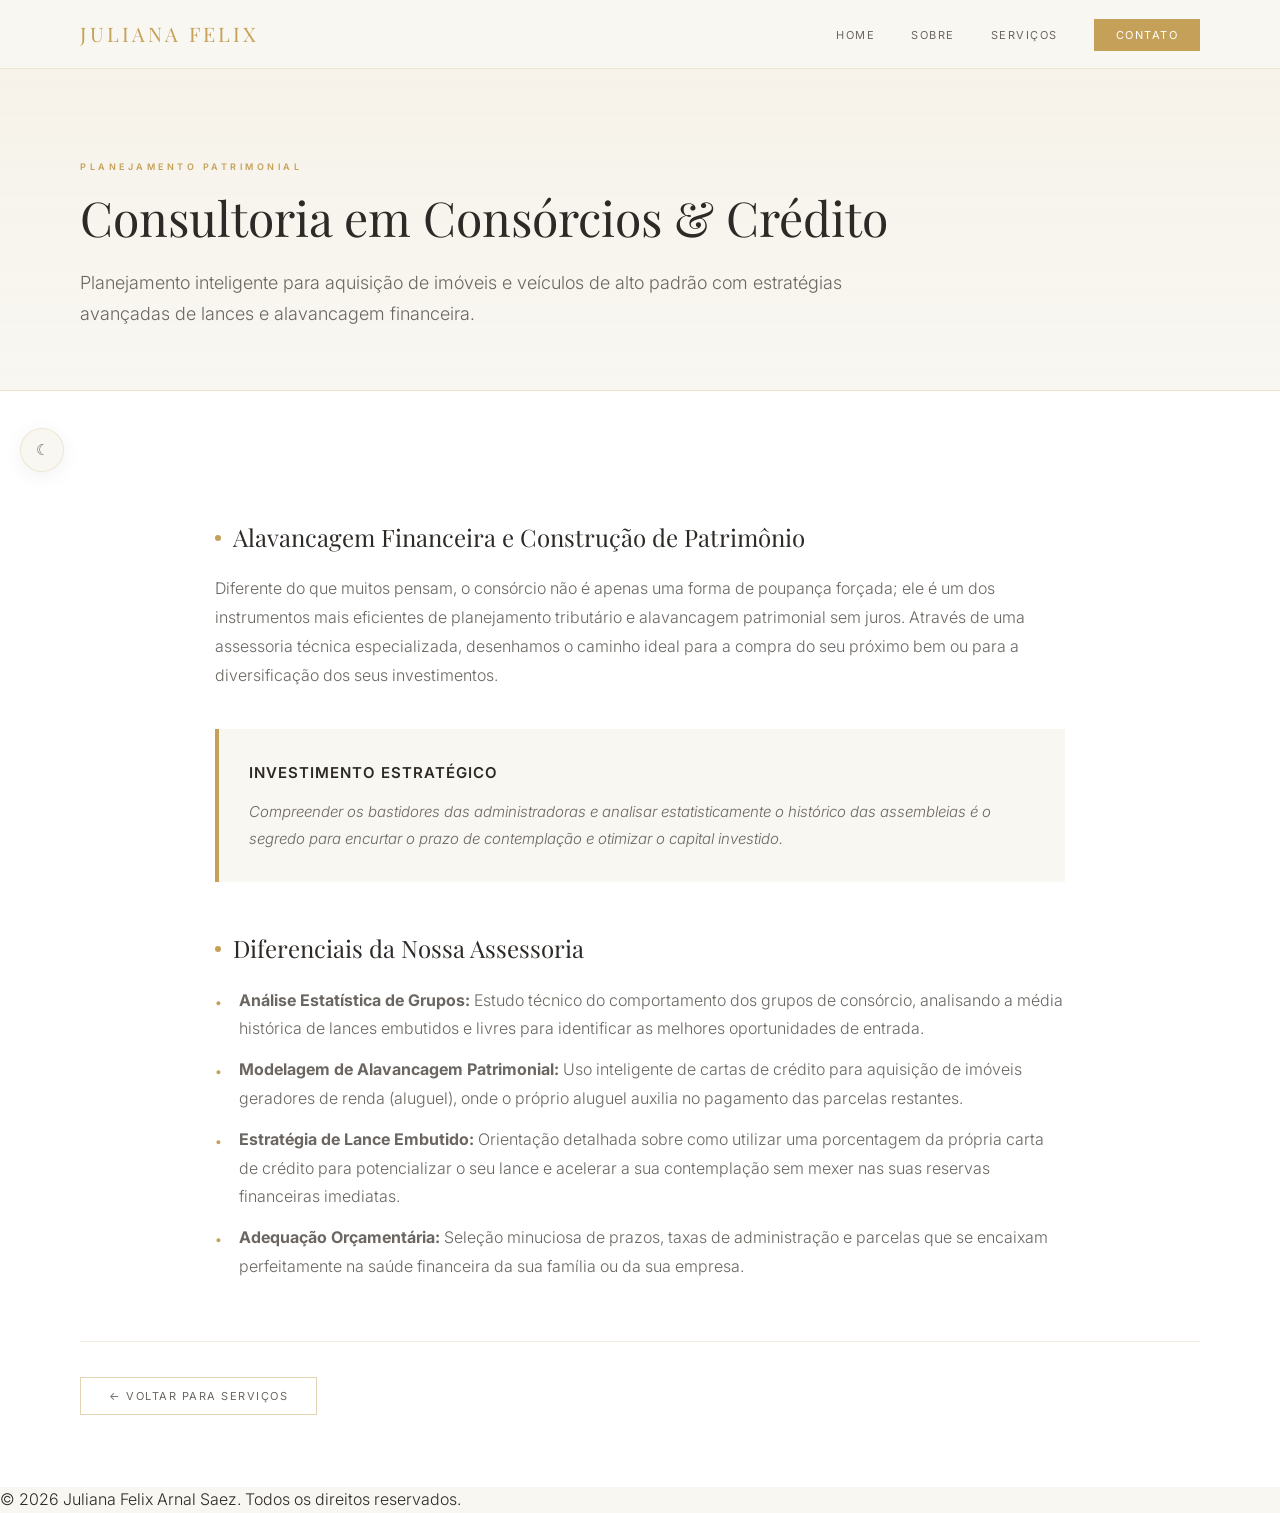
<file: consorcios.html>
<!DOCTYPE html>
<html lang="pt-br">
<head>
    <meta charset="UTF-8">
    <meta name="viewport" content="width=device-width, initial-scale=1.0">
    <title>Consultoria em Consórcios & Crédito | Juliana Felix Arnal Saez</title>
    <meta name="description" content="Planejamento inteligente para aquisição de imóveis e veículos de alto padrão com estratégias avançadas de lances e alavancagem financeira.">
    <meta property="og:title" content="Consultoria em Consórcios & Crédito | Juliana Felix Arnal Saez">
    <meta property="og:description" content="Planejamento inteligente para aquisição de imóveis e veículos de alto padrão com estratégias avançadas de lances e alavancagem financeira.">
    <meta property="og:type" content="website">
    <!-- Google Fonts -->
    <link rel="preconnect" href="https://fonts.googleapis.com">
    <link rel="preconnect" href="https://fonts.gstatic.com" crossorigin>
    <link href="https://fonts.googleapis.com/css2?family=Inter:wght@300;400;600&family=Playfair+Display:ital,wght@0,400;0,700;1,400&display=swap" rel="stylesheet">
    <link rel="stylesheet" href="style.css">
</head>
<body class="internal-page">
    <div id="preloader" class="preloader">
        <div class="preloader-panel">
            <div class="preloader-logo">JULIANA FELIX</div>
            <div class="preloader-art">
                <div class="preloader-ring"></div>
            </div>
            <h2 class="preloader-title">PORTFÓLIO</h2>
            <div class="preloader-subtitle">DATA ANALYST</div>
        </div>
    </div>
    <header id="header">
        <nav>
            <div class="logo"><a href="index.html" style="text-decoration:none; color:inherit;">JULIANA FELIX</a></div>
            <ul class="nav-links">
                <li><a href="index.html#home">Home</a></li>
                <li><a href="index.html#about">Sobre</a></li>
                <li><a href="index.html#services">Serviços</a></li>
                <li><a href="index.html#contact" class="btn-primary">Contato</a></li>
            </ul>
        </nav>
    </header>
    <button id="theme-toggle" class="theme-toggle" aria-label="Alternar modo noturno">☾</button>

    <main>
        <section class="internal-hero">
            <div class="container">
                <span class="section-tag">Planejamento Patrimonial</span>
                <h1>Consultoria em Consórcios & Crédito</h1>
                <p class="hero-description">Planejamento inteligente para aquisição de imóveis e veículos de alto padrão com estratégias avançadas de lances e alavancagem financeira.</p>
            </div>
        </section>

        <section class="content-details">
            <div class="container">
                <div class="details-grid">
                    <div class="details-text">
                        
            <h3>Alavancagem Financeira e Construção de Patrimônio</h3>
            <p>Diferente do que muitos pensam, o consórcio não é apenas uma forma de poupança forçada; ele é um dos instrumentos mais eficientes de planejamento tributário e alavancagem patrimonial sem juros. Através de uma assessoria técnica especializada, desenhamos o caminho ideal para a compra do seu próximo bem ou para a diversificação dos seus investimentos.</p>
            
            <div class="highlight-box">
                <h4>Investimento Estratégico</h4>
                <p>Compreender os bastidores das administradoras e analisar estatisticamente o histórico das assembleias é o segredo para encurtar o prazo de contemplação e otimizar o capital investido.</p>
            </div>
            
            <h3>Diferenciais da Nossa Assessoria</h3>
            <ul>
                <li><strong>Análise Estatística de Grupos:</strong> Estudo técnico do comportamento dos grupos de consórcio, analisando a média histórica de lances embutidos e livres para identificar as melhores oportunidades de entrada.</li>
                <li><strong>Modelagem de Alavancagem Patrimonial:</strong> Uso inteligente de cartas de crédito para aquisição de imóveis geradores de renda (aluguel), onde o próprio aluguel auxilia no pagamento das parcelas restantes.</li>
                <li><strong>Estratégia de Lance Embutido:</strong> Orientação detalhada sobre como utilizar uma porcentagem da própria carta de crédito para potencializar o seu lance e acelerar a sua contemplação sem mexer nas suas reservas financeiras imediatas.</li>
                <li><strong>Adequação Orçamentária:</strong> Seleção minuciosa de prazos, taxas de administração e parcelas que se encaixam perfeitamente na saúde financeira da sua família ou da sua empresa.</li>
            </ul>
        
                    </div>
                </div>
                <div class="back-nav">
                    <a href="index.html#services" class="btn-secondary">← Voltar para Serviços</a>
                </div>
            </div>
        </section>
    </main>

    <footer>
        <p>&copy; 2026 Juliana Felix Arnal Saez. Todos os direitos reservados.</p>
    </footer>

    <script src="script.js"></script>
</body>
</html>
</file>
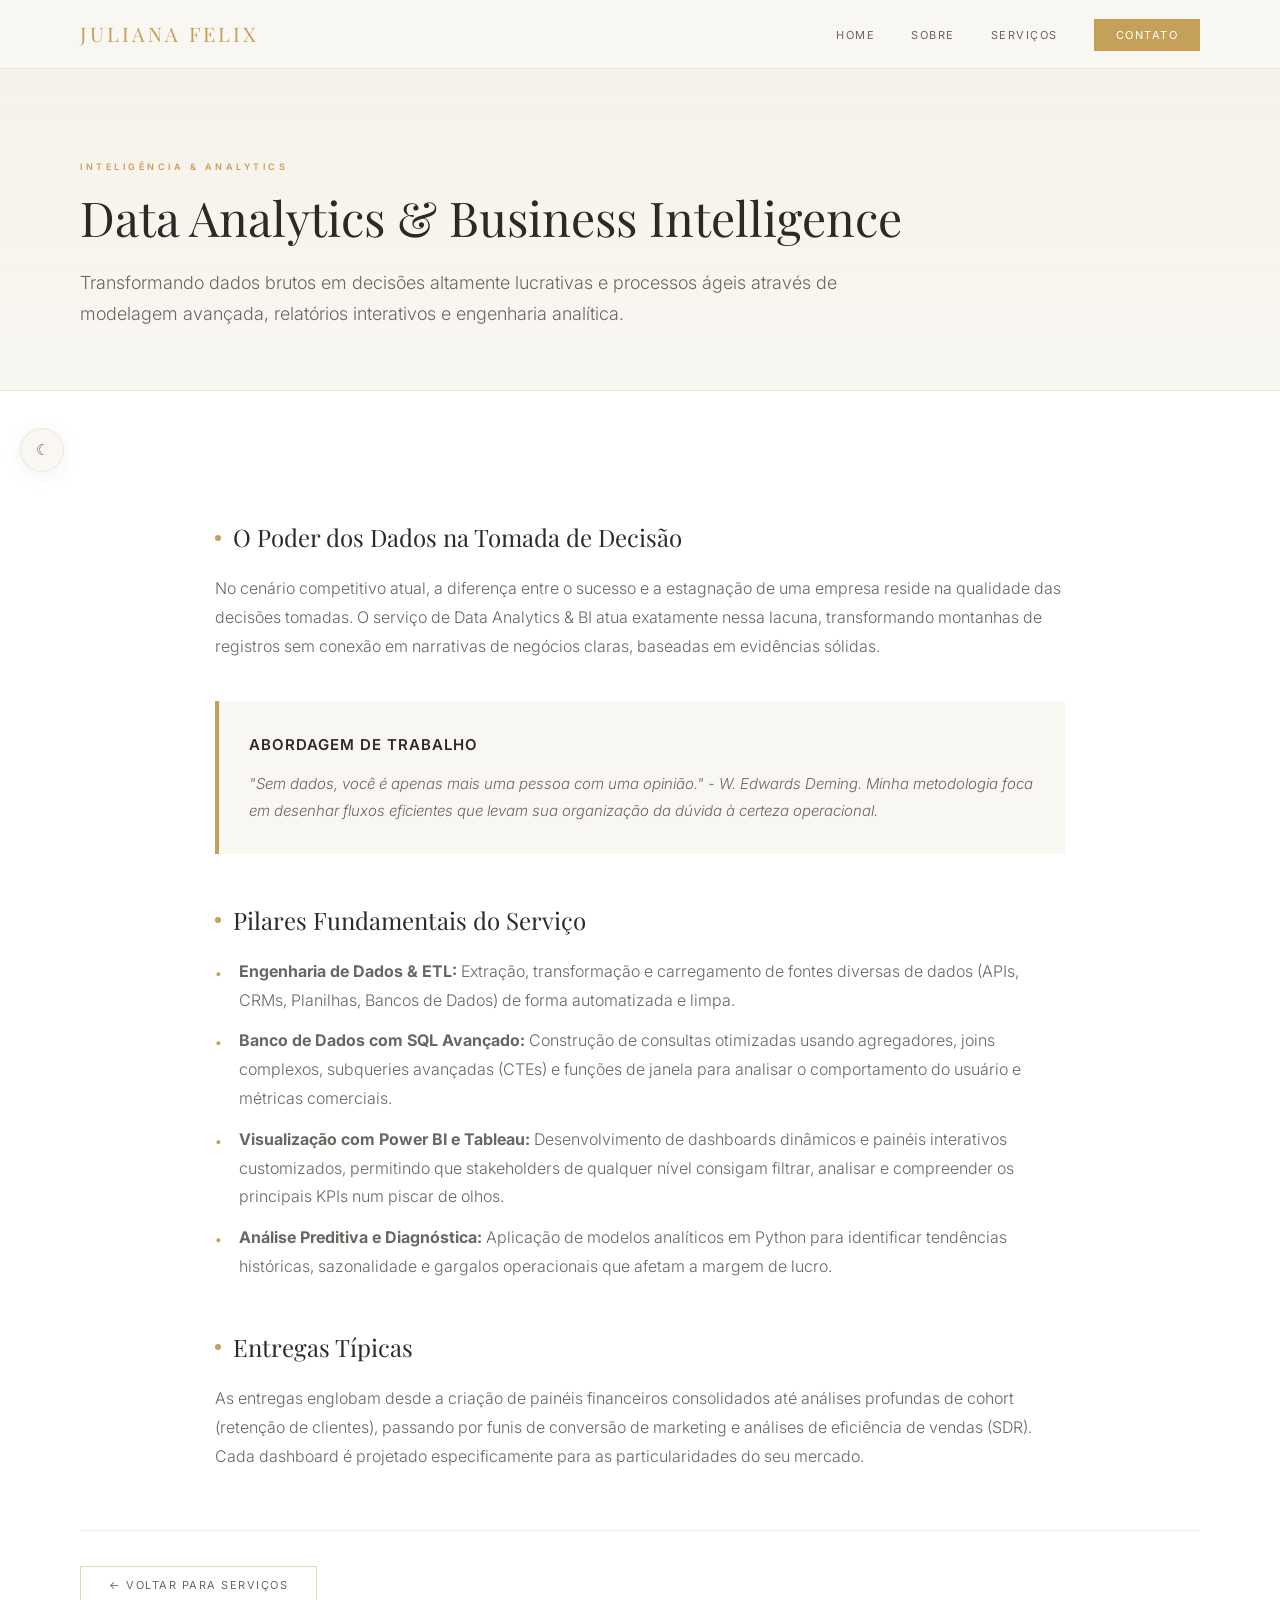
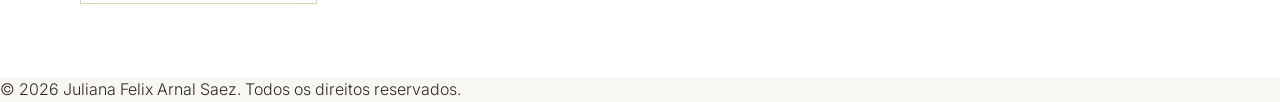
<file: data-analytics.html>
<!DOCTYPE html>
<html lang="pt-br">
<head>
    <meta charset="UTF-8">
    <meta name="viewport" content="width=device-width, initial-scale=1.0">
    <title>Data Analytics & Business Intelligence | Juliana Felix Arnal Saez</title>
    <meta name="description" content="Transformando dados brutos em decisões altamente lucrativas e processos ágeis através de modelagem avançada, relatórios interativos e engenharia analítica.">
    <meta property="og:title" content="Data Analytics & Business Intelligence | Juliana Felix Arnal Saez">
    <meta property="og:description" content="Transformando dados brutos em decisões altamente lucrativas e processos ágeis através de modelagem avançada, relatórios interativos e engenharia analítica.">
    <meta property="og:type" content="website">
    <!-- Google Fonts -->
    <link rel="preconnect" href="https://fonts.googleapis.com">
    <link rel="preconnect" href="https://fonts.gstatic.com" crossorigin>
    <link href="https://fonts.googleapis.com/css2?family=Inter:wght@300;400;600&family=Playfair+Display:ital,wght@0,400;0,700;1,400&display=swap" rel="stylesheet">
    <link rel="stylesheet" href="style.css">
</head>
<body class="internal-page">
    <div id="preloader" class="preloader">
        <div class="preloader-panel">
            <div class="preloader-logo">JULIANA FELIX</div>
            <div class="preloader-art">
                <div class="preloader-ring"></div>
            </div>
            <h2 class="preloader-title">PORTFÓLIO</h2>
            <div class="preloader-subtitle">DATA ANALYST</div>
        </div>
    </div>
    <header id="header">
        <nav>
            <div class="logo"><a href="index.html" style="text-decoration:none; color:inherit;">JULIANA FELIX</a></div>
            <ul class="nav-links">
                <li><a href="index.html#home">Home</a></li>
                <li><a href="index.html#about">Sobre</a></li>
                <li><a href="index.html#services">Serviços</a></li>
                <li><a href="index.html#contact" class="btn-primary">Contato</a></li>
            </ul>
        </nav>
    </header>
    <button id="theme-toggle" class="theme-toggle" aria-label="Alternar modo noturno">☾</button>

    <main>
        <section class="internal-hero">
            <div class="container">
                <span class="section-tag">Inteligência & Analytics</span>
                <h1>Data Analytics & Business Intelligence</h1>
                <p class="hero-description">Transformando dados brutos em decisões altamente lucrativas e processos ágeis através de modelagem avançada, relatórios interativos e engenharia analítica.</p>
            </div>
        </section>

        <section class="content-details">
            <div class="container">
                <div class="details-grid">
                    <div class="details-text">
                        
            <h3>O Poder dos Dados na Tomada de Decisão</h3>
            <p>No cenário competitivo atual, a diferença entre o sucesso e a estagnação de uma empresa reside na qualidade das decisões tomadas. O serviço de Data Analytics & BI atua exatamente nessa lacuna, transformando montanhas de registros sem conexão em narrativas de negócios claras, baseadas em evidências sólidas.</p>
            
            <div class="highlight-box">
                <h4>Abordagem de Trabalho</h4>
                <p>"Sem dados, você é apenas mais uma pessoa com uma opinião." - W. Edwards Deming. Minha metodologia foca em desenhar fluxos eficientes que levam sua organização da dúvida à certeza operacional.</p>
            </div>
            
            <h3>Pilares Fundamentais do Serviço</h3>
            <ul>
                <li><strong>Engenharia de Dados & ETL:</strong> Extração, transformação e carregamento de fontes diversas de dados (APIs, CRMs, Planilhas, Bancos de Dados) de forma automatizada e limpa.</li>
                <li><strong>Banco de Dados com SQL Avançado:</strong> Construção de consultas otimizadas usando agregadores, joins complexos, subqueries avançadas (CTEs) e funções de janela para analisar o comportamento do usuário e métricas comerciais.</li>
                <li><strong>Visualização com Power BI e Tableau:</strong> Desenvolvimento de dashboards dinâmicos e painéis interativos customizados, permitindo que stakeholders de qualquer nível consigam filtrar, analisar e compreender os principais KPIs num piscar de olhos.</li>
                <li><strong>Análise Preditiva e Diagnóstica:</strong> Aplicação de modelos analíticos em Python para identificar tendências históricas, sazonalidade e gargalos operacionais que afetam a margem de lucro.</li>
            </ul>
            
            <h3>Entregas Típicas</h3>
            <p>As entregas englobam desde a criação de painéis financeiros consolidados até análises profundas de cohort (retenção de clientes), passando por funis de conversão de marketing e análises de eficiência de vendas (SDR). Cada dashboard é projetado especificamente para as particularidades do seu mercado.</p>
        
                    </div>
                </div>
                <div class="back-nav">
                    <a href="index.html#services" class="btn-secondary">← Voltar para Serviços</a>
                </div>
            </div>
        </section>
    </main>

    <footer>
        <p>&copy; 2026 Juliana Felix Arnal Saez. Todos os direitos reservados.</p>
    </footer>

    <script src="script.js"></script>
</body>
</html>
</file>
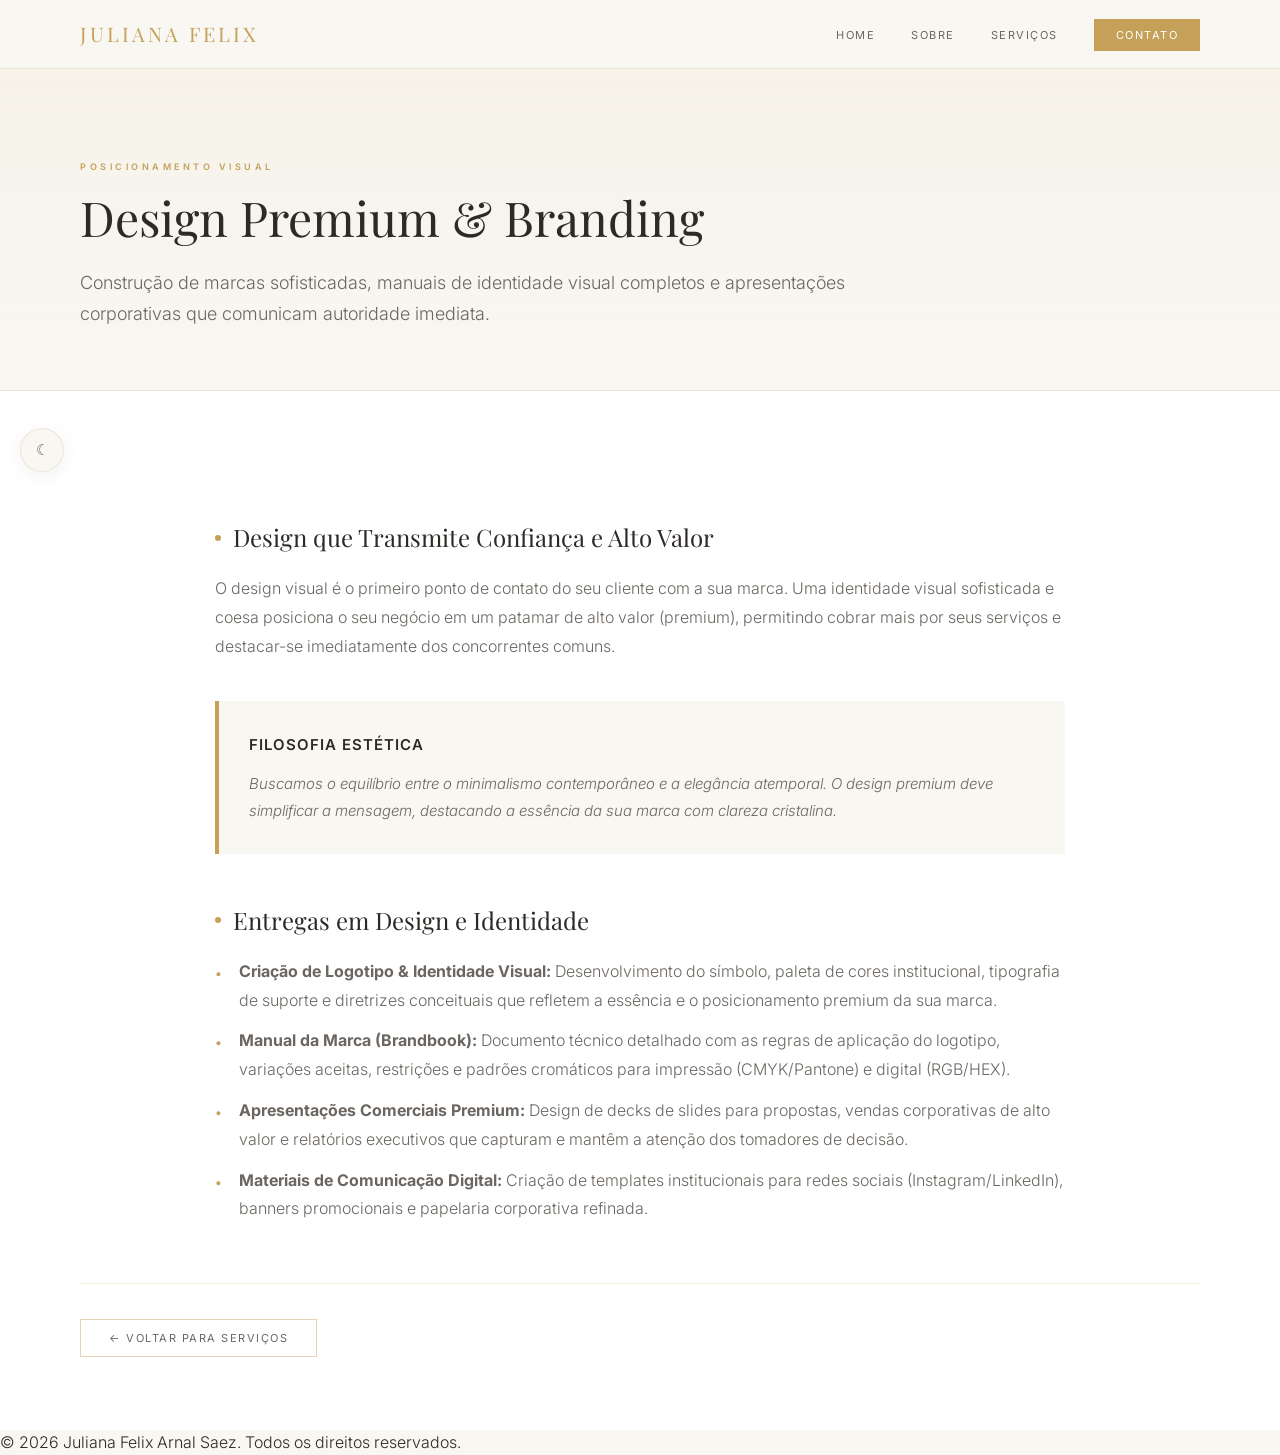
<file: design.html>
<!DOCTYPE html>
<html lang="pt-br">
<head>
    <meta charset="UTF-8">
    <meta name="viewport" content="width=device-width, initial-scale=1.0">
    <title>Design Premium & Branding | Juliana Felix Arnal Saez</title>
    <meta name="description" content="Construção de marcas sofisticadas, manuais de identidade visual completos e apresentações corporativas que comunicam autoridade imediata.">
    <meta property="og:title" content="Design Premium & Branding | Juliana Felix Arnal Saez">
    <meta property="og:description" content="Construção de marcas sofisticadas, manuais de identidade visual completos e apresentações corporativas que comunicam autoridade imediata.">
    <meta property="og:type" content="website">
    <!-- Google Fonts -->
    <link rel="preconnect" href="https://fonts.googleapis.com">
    <link rel="preconnect" href="https://fonts.gstatic.com" crossorigin>
    <link href="https://fonts.googleapis.com/css2?family=Inter:wght@300;400;600&family=Playfair+Display:ital,wght@0,400;0,700;1,400&display=swap" rel="stylesheet">
    <link rel="stylesheet" href="style.css">
</head>
<body class="internal-page">
    <div id="preloader" class="preloader">
        <div class="preloader-panel">
            <div class="preloader-logo">JULIANA FELIX</div>
            <div class="preloader-art">
                <div class="preloader-ring"></div>
            </div>
            <h2 class="preloader-title">PORTFÓLIO</h2>
            <div class="preloader-subtitle">DATA ANALYST</div>
        </div>
    </div>
    <header id="header">
        <nav>
            <div class="logo"><a href="index.html" style="text-decoration:none; color:inherit;">JULIANA FELIX</a></div>
            <ul class="nav-links">
                <li><a href="index.html#home">Home</a></li>
                <li><a href="index.html#about">Sobre</a></li>
                <li><a href="index.html#services">Serviços</a></li>
                <li><a href="index.html#contact" class="btn-primary">Contato</a></li>
            </ul>
        </nav>
    </header>
    <button id="theme-toggle" class="theme-toggle" aria-label="Alternar modo noturno">☾</button>

    <main>
        <section class="internal-hero">
            <div class="container">
                <span class="section-tag">Posicionamento Visual</span>
                <h1>Design Premium & Branding</h1>
                <p class="hero-description">Construção de marcas sofisticadas, manuais de identidade visual completos e apresentações corporativas que comunicam autoridade imediata.</p>
            </div>
        </section>

        <section class="content-details">
            <div class="container">
                <div class="details-grid">
                    <div class="details-text">
                        
            <h3>Design que Transmite Confiança e Alto Valor</h3>
            <p>O design visual é o primeiro ponto de contato do seu cliente com a sua marca. Uma identidade visual sofisticada e coesa posiciona o seu negócio em um patamar de alto valor (premium), permitindo cobrar mais por seus serviços e destacar-se imediatamente dos concorrentes comuns.</p>
            
            <div class="highlight-box">
                <h4>Filosofia Estética</h4>
                <p>Buscamos o equilíbrio entre o minimalismo contemporâneo e a elegância atemporal. O design premium deve simplificar a mensagem, destacando a essência da sua marca com clareza cristalina.</p>
            </div>
            
            <h3>Entregas em Design e Identidade</h3>
            <ul>
                <li><strong>Criação de Logotipo & Identidade Visual:</strong> Desenvolvimento do símbolo, paleta de cores institucional, tipografia de suporte e diretrizes conceituais que refletem a essência e o posicionamento premium da sua marca.</li>
                <li><strong>Manual da Marca (Brandbook):</strong> Documento técnico detalhado com as regras de aplicação do logotipo, variações aceitas, restrições e padrões cromáticos para impressão (CMYK/Pantone) e digital (RGB/HEX).</li>
                <li><strong>Apresentações Comerciais Premium:</strong> Design de decks de slides para propostas, vendas corporativas de alto valor e relatórios executivos que capturam e mantêm a atenção dos tomadores de decisão.</li>
                <li><strong>Materiais de Comunicação Digital:</strong> Criação de templates institucionais para redes sociais (Instagram/LinkedIn), banners promocionais e papelaria corporativa refinada.</li>
            </ul>
        
                    </div>
                </div>
                <div class="back-nav">
                    <a href="index.html#services" class="btn-secondary">← Voltar para Serviços</a>
                </div>
            </div>
        </section>
    </main>

    <footer>
        <p>&copy; 2026 Juliana Felix Arnal Saez. Todos os direitos reservados.</p>
    </footer>

    <script src="script.js"></script>
</body>
</html>
</file>
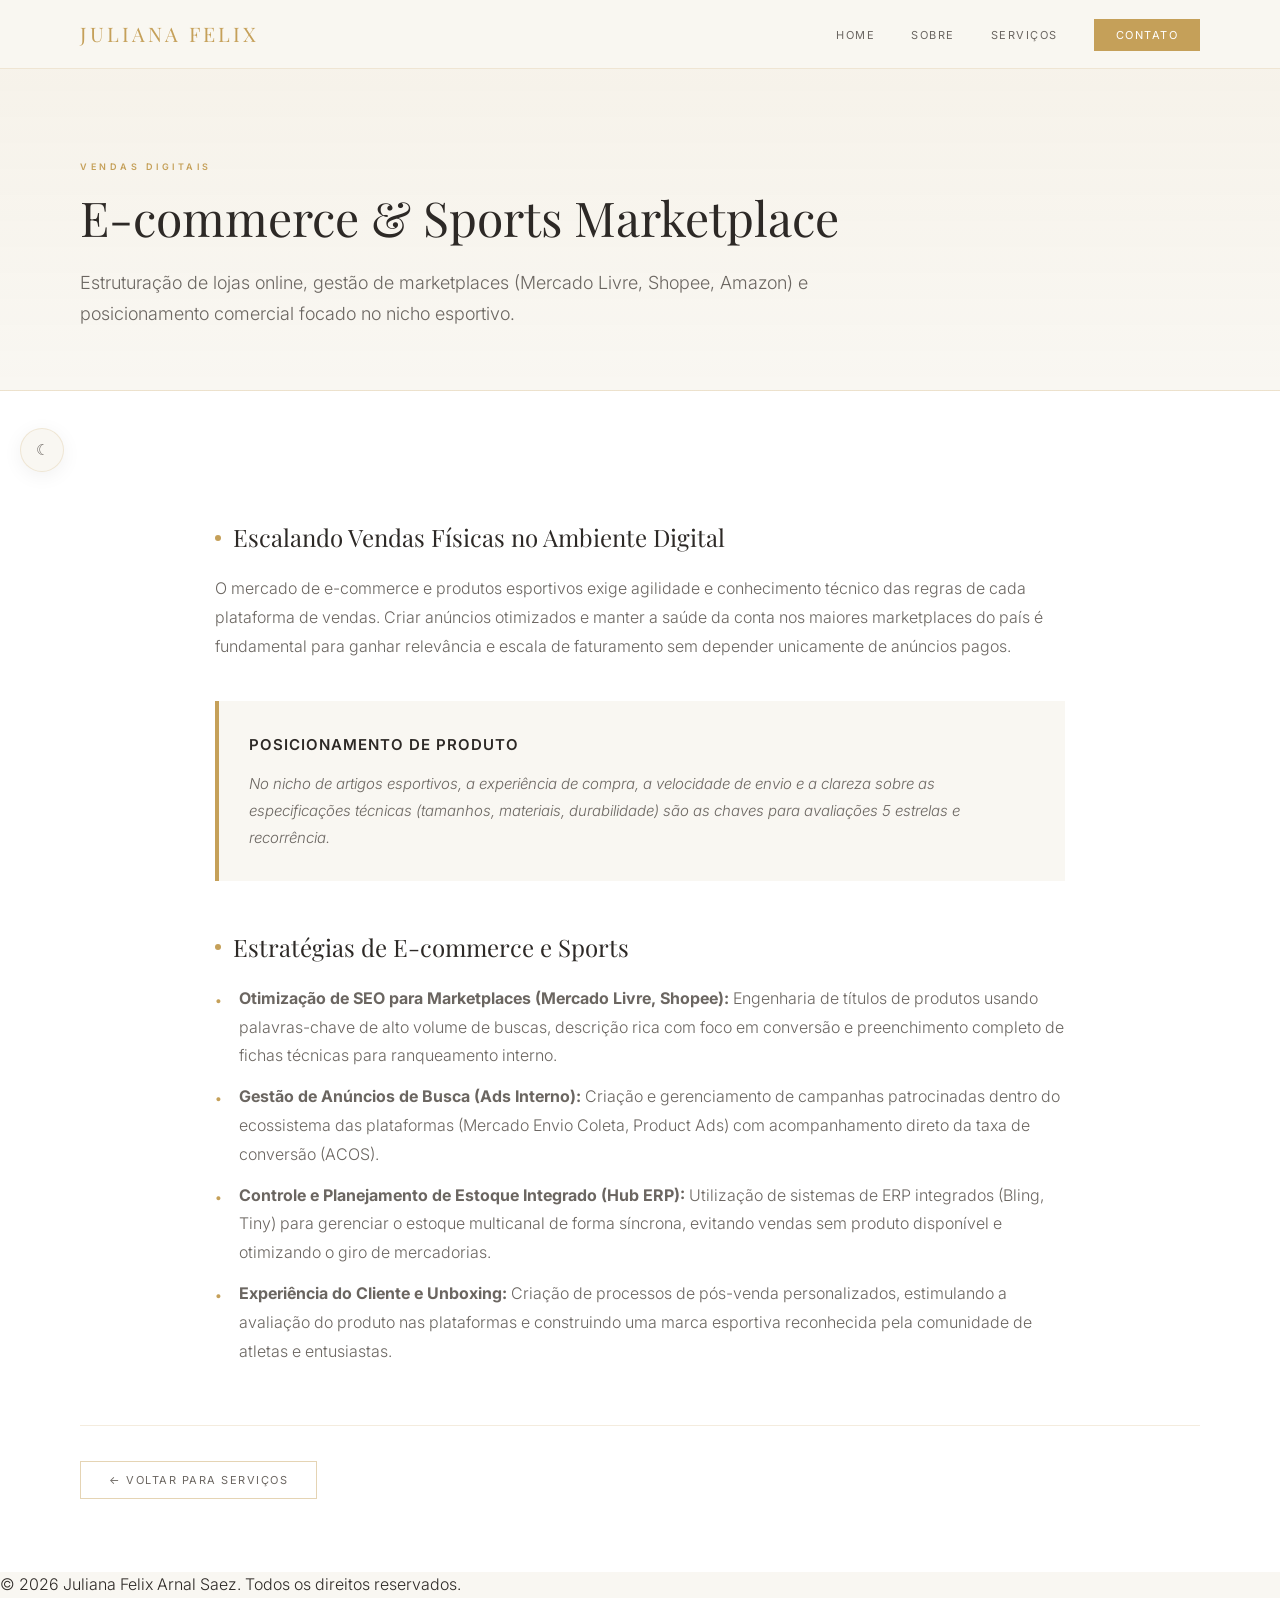
<file: e-commerce.html>
<!DOCTYPE html>
<html lang="pt-br">
<head>
    <meta charset="UTF-8">
    <meta name="viewport" content="width=device-width, initial-scale=1.0">
    <title>E-commerce & Sports Marketplace | Juliana Felix Arnal Saez</title>
    <meta name="description" content="Estruturação de lojas online, gestão de marketplaces (Mercado Livre, Shopee, Amazon) e posicionamento comercial focado no nicho esportivo.">
    <meta property="og:title" content="E-commerce & Sports Marketplace | Juliana Felix Arnal Saez">
    <meta property="og:description" content="Estruturação de lojas online, gestão de marketplaces (Mercado Livre, Shopee, Amazon) e posicionamento comercial focado no nicho esportivo.">
    <meta property="og:type" content="website">
    <!-- Google Fonts -->
    <link rel="preconnect" href="https://fonts.googleapis.com">
    <link rel="preconnect" href="https://fonts.gstatic.com" crossorigin>
    <link href="https://fonts.googleapis.com/css2?family=Inter:wght@300;400;600&family=Playfair+Display:ital,wght@0,400;0,700;1,400&display=swap" rel="stylesheet">
    <link rel="stylesheet" href="style.css">
</head>
<body class="internal-page">
    <div id="preloader" class="preloader">
        <div class="preloader-panel">
            <div class="preloader-logo">JULIANA FELIX</div>
            <div class="preloader-art">
                <div class="preloader-ring"></div>
            </div>
            <h2 class="preloader-title">PORTFÓLIO</h2>
            <div class="preloader-subtitle">DATA ANALYST</div>
        </div>
    </div>
    <header id="header">
        <nav>
            <div class="logo"><a href="index.html" style="text-decoration:none; color:inherit;">JULIANA FELIX</a></div>
            <ul class="nav-links">
                <li><a href="index.html#home">Home</a></li>
                <li><a href="index.html#about">Sobre</a></li>
                <li><a href="index.html#services">Serviços</a></li>
                <li><a href="index.html#contact" class="btn-primary">Contato</a></li>
            </ul>
        </nav>
    </header>
    <button id="theme-toggle" class="theme-toggle" aria-label="Alternar modo noturno">☾</button>

    <main>
        <section class="internal-hero">
            <div class="container">
                <span class="section-tag">Vendas Digitais</span>
                <h1>E-commerce & Sports Marketplace</h1>
                <p class="hero-description">Estruturação de lojas online, gestão de marketplaces (Mercado Livre, Shopee, Amazon) e posicionamento comercial focado no nicho esportivo.</p>
            </div>
        </section>

        <section class="content-details">
            <div class="container">
                <div class="details-grid">
                    <div class="details-text">
                        
            <h3>Escalando Vendas Físicas no Ambiente Digital</h3>
            <p>O mercado de e-commerce e produtos esportivos exige agilidade e conhecimento técnico das regras de cada plataforma de vendas. Criar anúncios otimizados e manter a saúde da conta nos maiores marketplaces do país é fundamental para ganhar relevância e escala de faturamento sem depender unicamente de anúncios pagos.</p>
            
            <div class="highlight-box">
                <h4>Posicionamento de Produto</h4>
                <p>No nicho de artigos esportivos, a experiência de compra, a velocidade de envio e a clareza sobre as especificações técnicas (tamanhos, materiais, durabilidade) são as chaves para avaliações 5 estrelas e recorrência.</p>
            </div>
            
            <h3>Estratégias de E-commerce e Sports</h3>
            <ul>
                <li><strong>Otimização de SEO para Marketplaces (Mercado Livre, Shopee):</strong> Engenharia de títulos de produtos usando palavras-chave de alto volume de buscas, descrição rica com foco em conversão e preenchimento completo de fichas técnicas para ranqueamento interno.</li>
                <li><strong>Gestão de Anúncios de Busca (Ads Interno):</strong> Criação e gerenciamento de campanhas patrocinadas dentro do ecossistema das plataformas (Mercado Envio Coleta, Product Ads) com acompanhamento direto da taxa de conversão (ACOS).</li>
                <li><strong>Controle e Planejamento de Estoque Integrado (Hub ERP):</strong> Utilização de sistemas de ERP integrados (Bling, Tiny) para gerenciar o estoque multicanal de forma síncrona, evitando vendas sem produto disponível e otimizando o giro de mercadorias.</li>
                <li><strong>Experiência do Cliente e Unboxing:</strong> Criação de processos de pós-venda personalizados, estimulando a avaliação do produto nas plataformas e construindo uma marca esportiva reconhecida pela comunidade de atletas e entusiastas.</li>
            </ul>
        
                    </div>
                </div>
                <div class="back-nav">
                    <a href="index.html#services" class="btn-secondary">← Voltar para Serviços</a>
                </div>
            </div>
        </section>
    </main>

    <footer>
        <p>&copy; 2026 Juliana Felix Arnal Saez. Todos os direitos reservados.</p>
    </footer>

    <script src="script.js"></script>
</body>
</html>
</file>
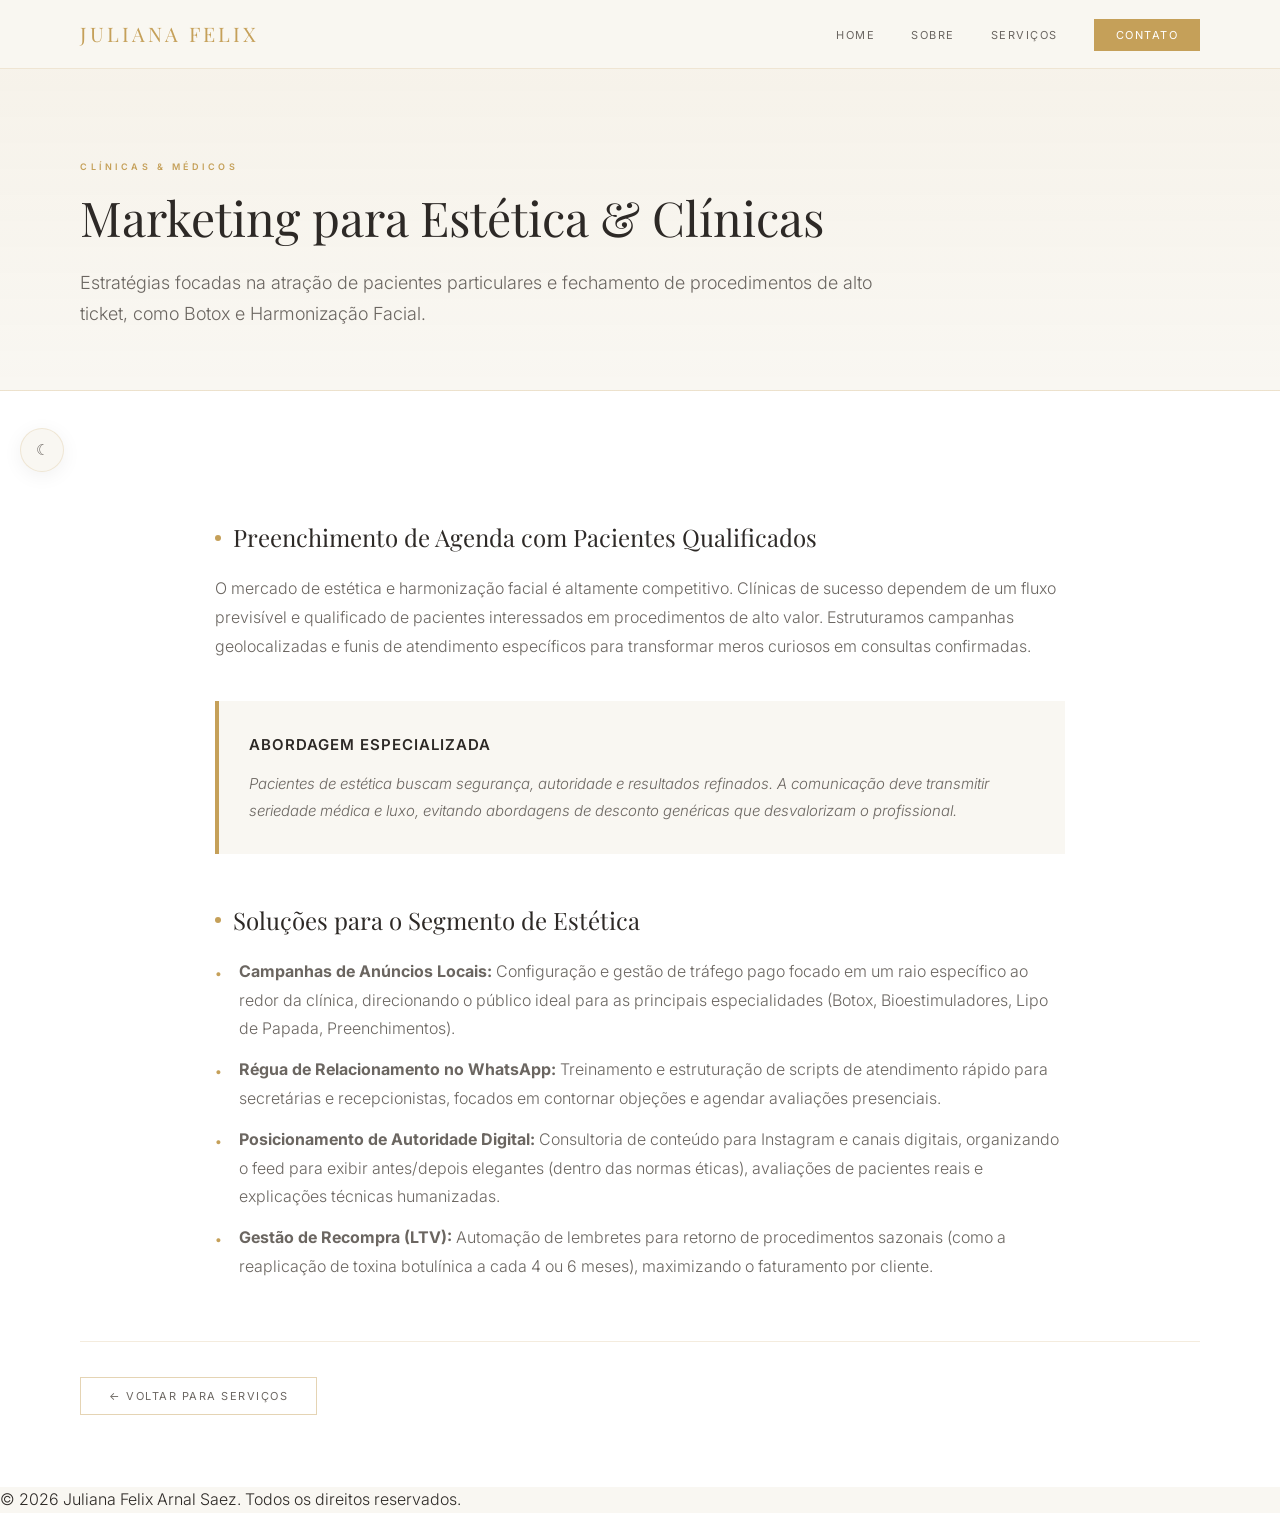
<file: estetica.html>
<!DOCTYPE html>
<html lang="pt-br">
<head>
    <meta charset="UTF-8">
    <meta name="viewport" content="width=device-width, initial-scale=1.0">
    <title>Marketing para Estética & Clínicas | Juliana Felix Arnal Saez</title>
    <meta name="description" content="Estratégias focadas na atração de pacientes particulares e fechamento de procedimentos de alto ticket, como Botox e Harmonização Facial.">
    <meta property="og:title" content="Marketing para Estética & Clínicas | Juliana Felix Arnal Saez">
    <meta property="og:description" content="Estratégias focadas na atração de pacientes particulares e fechamento de procedimentos de alto ticket, como Botox e Harmonização Facial.">
    <meta property="og:type" content="website">
    <!-- Google Fonts -->
    <link rel="preconnect" href="https://fonts.googleapis.com">
    <link rel="preconnect" href="https://fonts.gstatic.com" crossorigin>
    <link href="https://fonts.googleapis.com/css2?family=Inter:wght@300;400;600&family=Playfair+Display:ital,wght@0,400;0,700;1,400&display=swap" rel="stylesheet">
    <link rel="stylesheet" href="style.css">
</head>
<body class="internal-page">
    <div id="preloader" class="preloader">
        <div class="preloader-panel">
            <div class="preloader-logo">JULIANA FELIX</div>
            <div class="preloader-art">
                <div class="preloader-ring"></div>
            </div>
            <h2 class="preloader-title">PORTFÓLIO</h2>
            <div class="preloader-subtitle">DATA ANALYST</div>
        </div>
    </div>
    <header id="header">
        <nav>
            <div class="logo"><a href="index.html" style="text-decoration:none; color:inherit;">JULIANA FELIX</a></div>
            <ul class="nav-links">
                <li><a href="index.html#home">Home</a></li>
                <li><a href="index.html#about">Sobre</a></li>
                <li><a href="index.html#services">Serviços</a></li>
                <li><a href="index.html#contact" class="btn-primary">Contato</a></li>
            </ul>
        </nav>
    </header>
    <button id="theme-toggle" class="theme-toggle" aria-label="Alternar modo noturno">☾</button>

    <main>
        <section class="internal-hero">
            <div class="container">
                <span class="section-tag">Clínicas & Médicos</span>
                <h1>Marketing para Estética & Clínicas</h1>
                <p class="hero-description">Estratégias focadas na atração de pacientes particulares e fechamento de procedimentos de alto ticket, como Botox e Harmonização Facial.</p>
            </div>
        </section>

        <section class="content-details">
            <div class="container">
                <div class="details-grid">
                    <div class="details-text">
                        
            <h3>Preenchimento de Agenda com Pacientes Qualificados</h3>
            <p>O mercado de estética e harmonização facial é altamente competitivo. Clínicas de sucesso dependem de um fluxo previsível e qualificado de pacientes interessados em procedimentos de alto valor. Estruturamos campanhas geolocalizadas e funis de atendimento específicos para transformar meros curiosos em consultas confirmadas.</p>
            
            <div class="highlight-box">
                <h4>Abordagem Especializada</h4>
                <p>Pacientes de estética buscam segurança, autoridade e resultados refinados. A comunicação deve transmitir seriedade médica e luxo, evitando abordagens de desconto genéricas que desvalorizam o profissional.</p>
            </div>
            
            <h3>Soluções para o Segmento de Estética</h3>
            <ul>
                <li><strong>Campanhas de Anúncios Locais:</strong> Configuração e gestão de tráfego pago focado em um raio específico ao redor da clínica, direcionando o público ideal para as principais especialidades (Botox, Bioestimuladores, Lipo de Papada, Preenchimentos).</li>
                <li><strong>Régua de Relacionamento no WhatsApp:</strong> Treinamento e estruturação de scripts de atendimento rápido para secretárias e recepcionistas, focados em contornar objeções e agendar avaliações presenciais.</li>
                <li><strong>Posicionamento de Autoridade Digital:</strong> Consultoria de conteúdo para Instagram e canais digitais, organizando o feed para exibir antes/depois elegantes (dentro das normas éticas), avaliações de pacientes reais e explicações técnicas humanizadas.</li>
                <li><strong>Gestão de Recompra (LTV):</strong> Automação de lembretes para retorno de procedimentos sazonais (como a reaplicação de toxina botulínica a cada 4 ou 6 meses), maximizando o faturamento por cliente.</li>
            </ul>
        
                    </div>
                </div>
                <div class="back-nav">
                    <a href="index.html#services" class="btn-secondary">← Voltar para Serviços</a>
                </div>
            </div>
        </section>
    </main>

    <footer>
        <p>&copy; 2026 Juliana Felix Arnal Saez. Todos os direitos reservados.</p>
    </footer>

    <script src="script.js"></script>
</body>
</html>
</file>
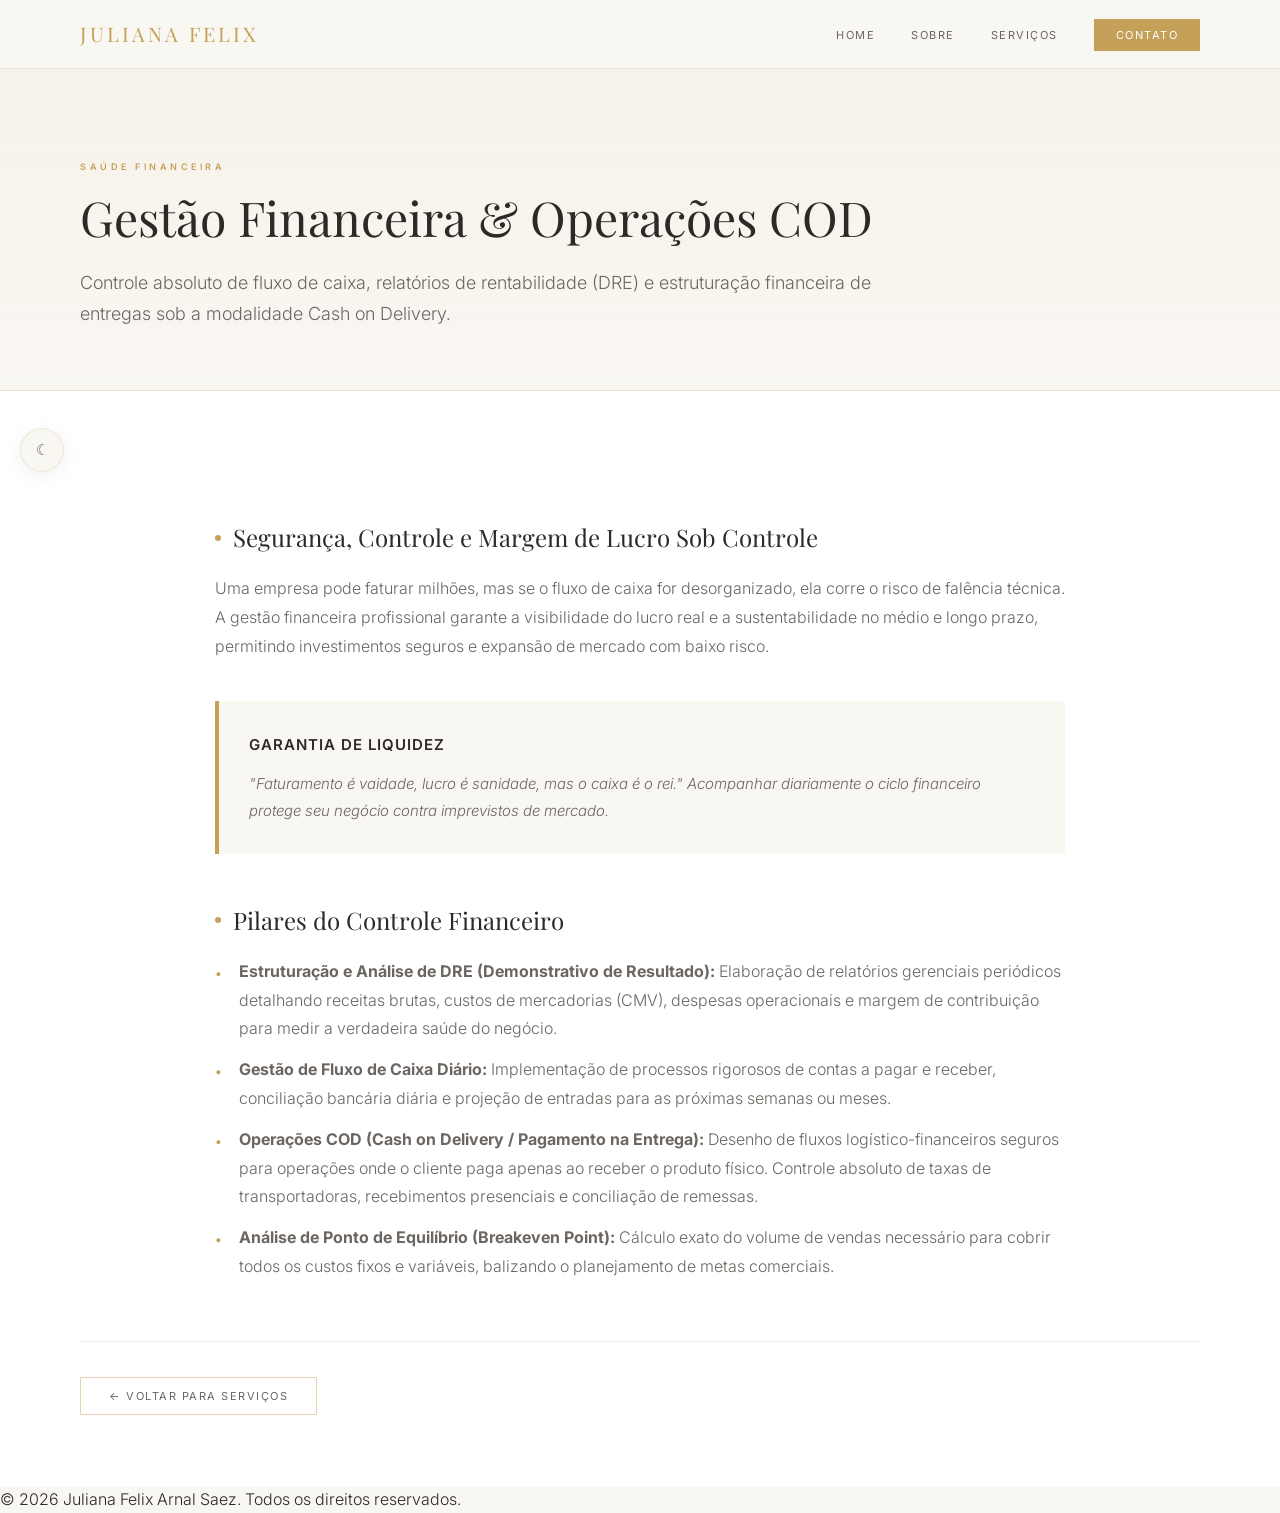
<file: financeiro-cod.html>
<!DOCTYPE html>
<html lang="pt-br">
<head>
    <meta charset="UTF-8">
    <meta name="viewport" content="width=device-width, initial-scale=1.0">
    <title>Gestão Financeira & Operações COD | Juliana Felix Arnal Saez</title>
    <meta name="description" content="Controle absoluto de fluxo de caixa, relatórios de rentabilidade (DRE) e estruturação financeira de entregas sob a modalidade Cash on Delivery.">
    <meta property="og:title" content="Gestão Financeira & Operações COD | Juliana Felix Arnal Saez">
    <meta property="og:description" content="Controle absoluto de fluxo de caixa, relatórios de rentabilidade (DRE) e estruturação financeira de entregas sob a modalidade Cash on Delivery.">
    <meta property="og:type" content="website">
    <!-- Google Fonts -->
    <link rel="preconnect" href="https://fonts.googleapis.com">
    <link rel="preconnect" href="https://fonts.gstatic.com" crossorigin>
    <link href="https://fonts.googleapis.com/css2?family=Inter:wght@300;400;600&family=Playfair+Display:ital,wght@0,400;0,700;1,400&display=swap" rel="stylesheet">
    <link rel="stylesheet" href="style.css">
</head>
<body class="internal-page">
    <div id="preloader" class="preloader">
        <div class="preloader-panel">
            <div class="preloader-logo">JULIANA FELIX</div>
            <div class="preloader-art">
                <div class="preloader-ring"></div>
            </div>
            <h2 class="preloader-title">PORTFÓLIO</h2>
            <div class="preloader-subtitle">DATA ANALYST</div>
        </div>
    </div>
    <header id="header">
        <nav>
            <div class="logo"><a href="index.html" style="text-decoration:none; color:inherit;">JULIANA FELIX</a></div>
            <ul class="nav-links">
                <li><a href="index.html#home">Home</a></li>
                <li><a href="index.html#about">Sobre</a></li>
                <li><a href="index.html#services">Serviços</a></li>
                <li><a href="index.html#contact" class="btn-primary">Contato</a></li>
            </ul>
        </nav>
    </header>
    <button id="theme-toggle" class="theme-toggle" aria-label="Alternar modo noturno">☾</button>

    <main>
        <section class="internal-hero">
            <div class="container">
                <span class="section-tag">Saúde Financeira</span>
                <h1>Gestão Financeira & Operações COD</h1>
                <p class="hero-description">Controle absoluto de fluxo de caixa, relatórios de rentabilidade (DRE) e estruturação financeira de entregas sob a modalidade Cash on Delivery.</p>
            </div>
        </section>

        <section class="content-details">
            <div class="container">
                <div class="details-grid">
                    <div class="details-text">
                        
            <h3>Segurança, Controle e Margem de Lucro Sob Controle</h3>
            <p>Uma empresa pode faturar milhões, mas se o fluxo de caixa for desorganizado, ela corre o risco de falência técnica. A gestão financeira profissional garante a visibilidade do lucro real e a sustentabilidade no médio e longo prazo, permitindo investimentos seguros e expansão de mercado com baixo risco.</p>
            
            <div class="highlight-box">
                <h4>Garantia de Liquidez</h4>
                <p>"Faturamento é vaidade, lucro é sanidade, mas o caixa é o rei." Acompanhar diariamente o ciclo financeiro protege seu negócio contra imprevistos de mercado.</p>
            </div>
            
            <h3>Pilares do Controle Financeiro</h3>
            <ul>
                <li><strong>Estruturação e Análise de DRE (Demonstrativo de Resultado):</strong> Elaboração de relatórios gerenciais periódicos detalhando receitas brutas, custos de mercadorias (CMV), despesas operacionais e margem de contribuição para medir a verdadeira saúde do negócio.</li>
                <li><strong>Gestão de Fluxo de Caixa Diário:</strong> Implementação de processos rigorosos de contas a pagar e receber, conciliação bancária diária e projeção de entradas para as próximas semanas ou meses.</li>
                <li><strong>Operações COD (Cash on Delivery / Pagamento na Entrega):</strong> Desenho de fluxos logístico-financeiros seguros para operações onde o cliente paga apenas ao receber o produto físico. Controle absoluto de taxas de transportadoras, recebimentos presenciais e conciliação de remessas.</li>
                <li><strong>Análise de Ponto de Equilíbrio (Breakeven Point):</strong> Cálculo exato do volume de vendas necessário para cobrir todos os custos fixos e variáveis, balizando o planejamento de metas comerciais.</li>
            </ul>
        
                    </div>
                </div>
                <div class="back-nav">
                    <a href="index.html#services" class="btn-secondary">← Voltar para Serviços</a>
                </div>
            </div>
        </section>
    </main>

    <footer>
        <p>&copy; 2026 Juliana Felix Arnal Saez. Todos os direitos reservados.</p>
    </footer>

    <script src="script.js"></script>
</body>
</html>
</file>
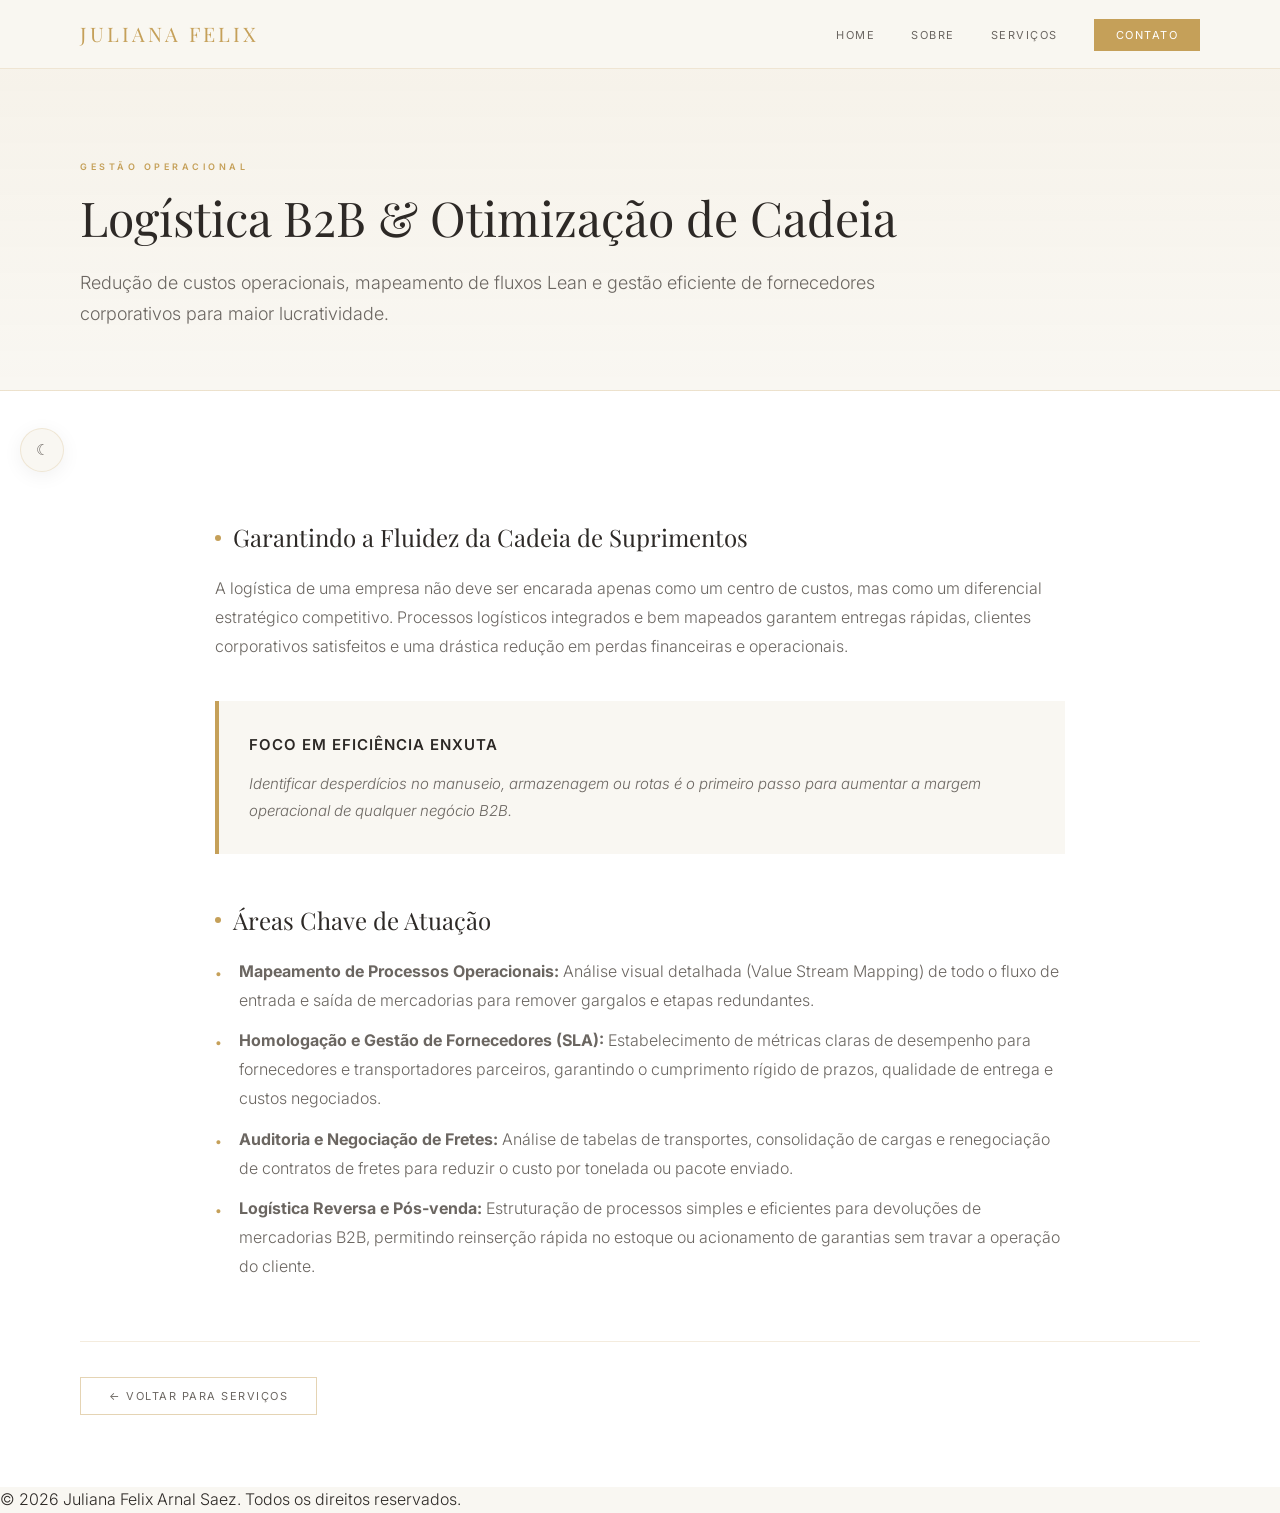
<file: logistica-b2b.html>
<!DOCTYPE html>
<html lang="pt-br">
<head>
    <meta charset="UTF-8">
    <meta name="viewport" content="width=device-width, initial-scale=1.0">
    <title>Logística B2B & Otimização de Cadeia | Juliana Felix Arnal Saez</title>
    <meta name="description" content="Redução de custos operacionais, mapeamento de fluxos Lean e gestão eficiente de fornecedores corporativos para maior lucratividade.">
    <meta property="og:title" content="Logística B2B & Otimização de Cadeia | Juliana Felix Arnal Saez">
    <meta property="og:description" content="Redução de custos operacionais, mapeamento de fluxos Lean e gestão eficiente de fornecedores corporativos para maior lucratividade.">
    <meta property="og:type" content="website">
    <!-- Google Fonts -->
    <link rel="preconnect" href="https://fonts.googleapis.com">
    <link rel="preconnect" href="https://fonts.gstatic.com" crossorigin>
    <link href="https://fonts.googleapis.com/css2?family=Inter:wght@300;400;600&family=Playfair+Display:ital,wght@0,400;0,700;1,400&display=swap" rel="stylesheet">
    <link rel="stylesheet" href="style.css">
</head>
<body class="internal-page">
    <div id="preloader" class="preloader">
        <div class="preloader-panel">
            <div class="preloader-logo">JULIANA FELIX</div>
            <div class="preloader-art">
                <div class="preloader-ring"></div>
            </div>
            <h2 class="preloader-title">PORTFÓLIO</h2>
            <div class="preloader-subtitle">DATA ANALYST</div>
        </div>
    </div>
    <header id="header">
        <nav>
            <div class="logo"><a href="index.html" style="text-decoration:none; color:inherit;">JULIANA FELIX</a></div>
            <ul class="nav-links">
                <li><a href="index.html#home">Home</a></li>
                <li><a href="index.html#about">Sobre</a></li>
                <li><a href="index.html#services">Serviços</a></li>
                <li><a href="index.html#contact" class="btn-primary">Contato</a></li>
            </ul>
        </nav>
    </header>
    <button id="theme-toggle" class="theme-toggle" aria-label="Alternar modo noturno">☾</button>

    <main>
        <section class="internal-hero">
            <div class="container">
                <span class="section-tag">Gestão Operacional</span>
                <h1>Logística B2B & Otimização de Cadeia</h1>
                <p class="hero-description">Redução de custos operacionais, mapeamento de fluxos Lean e gestão eficiente de fornecedores corporativos para maior lucratividade.</p>
            </div>
        </section>

        <section class="content-details">
            <div class="container">
                <div class="details-grid">
                    <div class="details-text">
                        
            <h3>Garantindo a Fluidez da Cadeia de Suprimentos</h3>
            <p>A logística de uma empresa não deve ser encarada apenas como um centro de custos, mas como um diferencial estratégico competitivo. Processos logísticos integrados e bem mapeados garantem entregas rápidas, clientes corporativos satisfeitos e uma drástica redução em perdas financeiras e operacionais.</p>
            
            <div class="highlight-box">
                <h4>Foco em Eficiência Enxuta</h4>
                <p>Identificar desperdícios no manuseio, armazenagem ou rotas é o primeiro passo para aumentar a margem operacional de qualquer negócio B2B.</p>
            </div>
            
            <h3>Áreas Chave de Atuação</h3>
            <ul>
                <li><strong>Mapeamento de Processos Operacionais:</strong> Análise visual detalhada (Value Stream Mapping) de todo o fluxo de entrada e saída de mercadorias para remover gargalos e etapas redundantes.</li>
                <li><strong>Homologação e Gestão de Fornecedores (SLA):</strong> Estabelecimento de métricas claras de desempenho para fornecedores e transportadores parceiros, garantindo o cumprimento rígido de prazos, qualidade de entrega e custos negociados.</li>
                <li><strong>Auditoria e Negociação de Fretes:</strong> Análise de tabelas de transportes, consolidação de cargas e renegociação de contratos de fretes para reduzir o custo por tonelada ou pacote enviado.</li>
                <li><strong>Logística Reversa e Pós-venda:</strong> Estruturação de processos simples e eficientes para devoluções de mercadorias B2B, permitindo reinserção rápida no estoque ou acionamento de garantias sem travar a operação do cliente.</li>
            </ul>
        
                    </div>
                </div>
                <div class="back-nav">
                    <a href="index.html#services" class="btn-secondary">← Voltar para Serviços</a>
                </div>
            </div>
        </section>
    </main>

    <footer>
        <p>&copy; 2026 Juliana Felix Arnal Saez. Todos os direitos reservados.</p>
    </footer>

    <script src="script.js"></script>
</body>
</html>
</file>
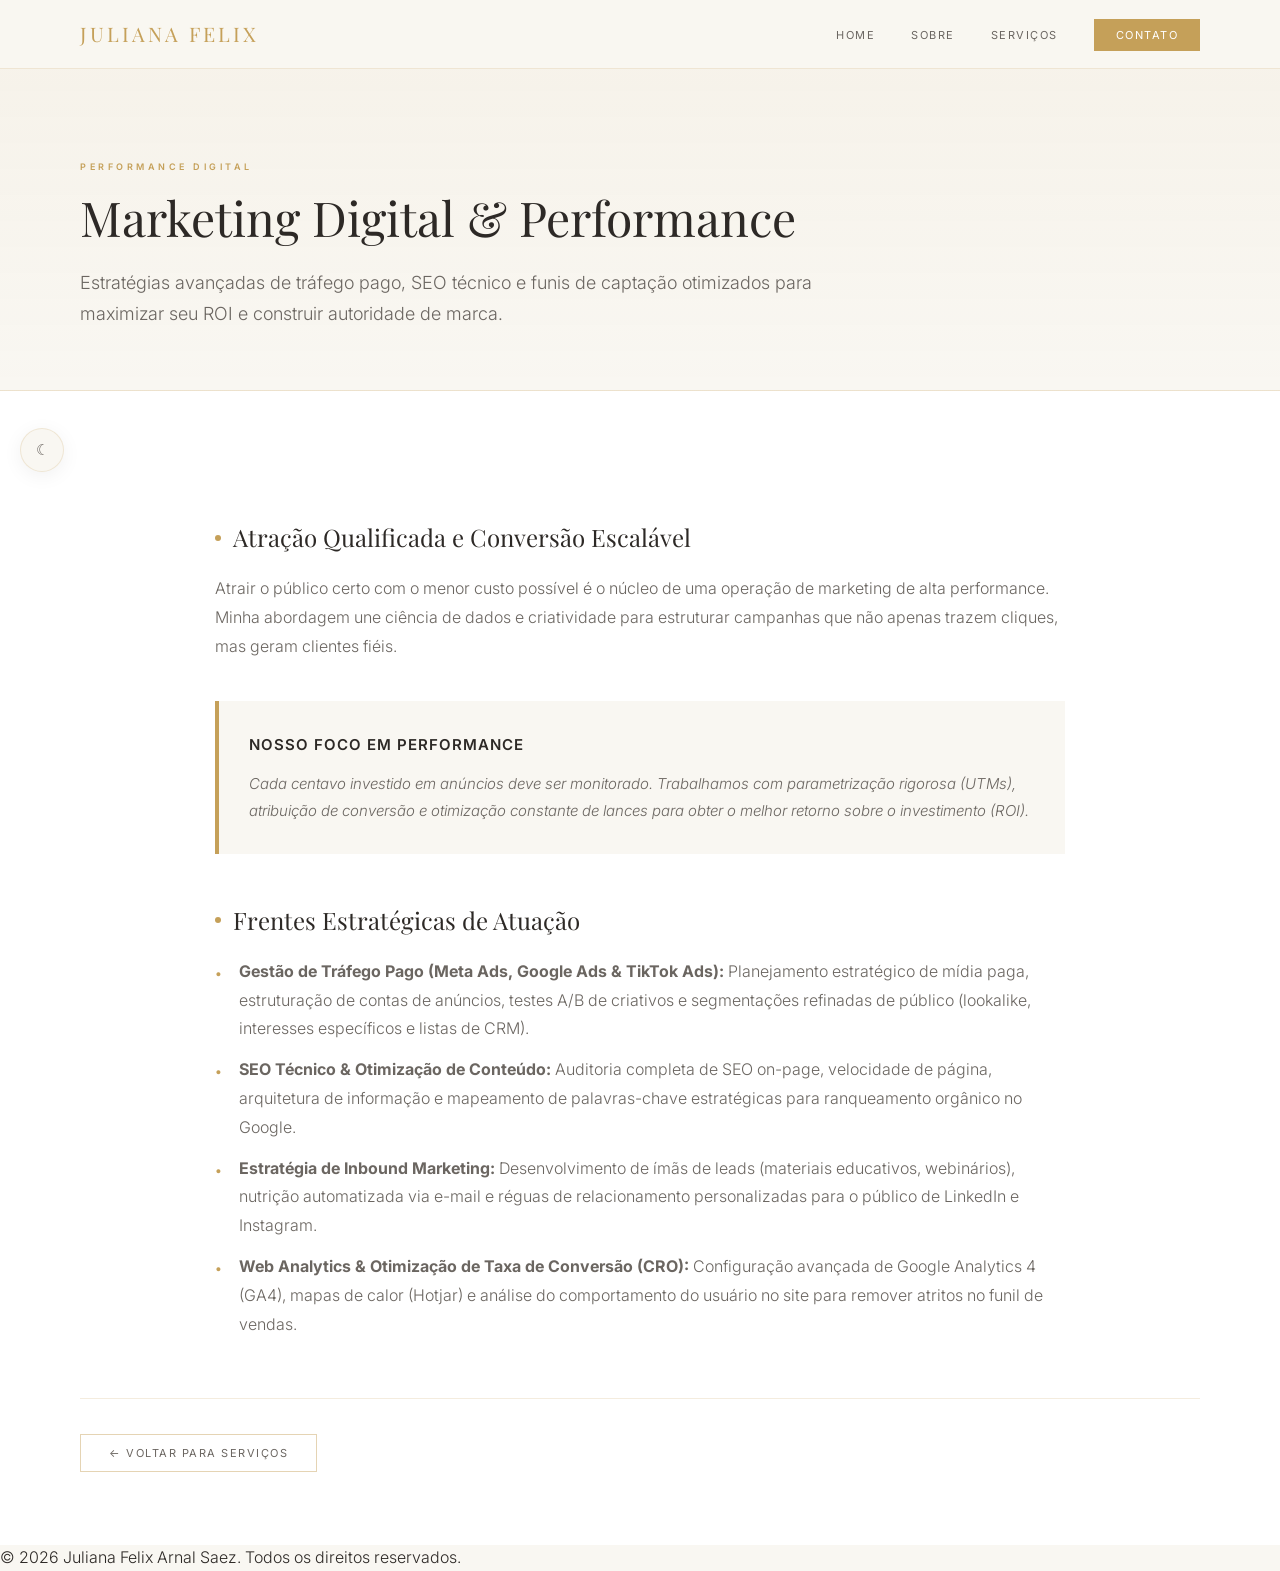
<file: marketing-digital.html>
<!DOCTYPE html>
<html lang="pt-br">
<head>
    <meta charset="UTF-8">
    <meta name="viewport" content="width=device-width, initial-scale=1.0">
    <title>Marketing Digital & Performance | Juliana Felix Arnal Saez</title>
    <meta name="description" content="Estratégias avançadas de tráfego pago, SEO técnico e funis de captação otimizados para maximizar seu ROI e construir autoridade de marca.">
    <meta property="og:title" content="Marketing Digital & Performance | Juliana Felix Arnal Saez">
    <meta property="og:description" content="Estratégias avançadas de tráfego pago, SEO técnico e funis de captação otimizados para maximizar seu ROI e construir autoridade de marca.">
    <meta property="og:type" content="website">
    <!-- Google Fonts -->
    <link rel="preconnect" href="https://fonts.googleapis.com">
    <link rel="preconnect" href="https://fonts.gstatic.com" crossorigin>
    <link href="https://fonts.googleapis.com/css2?family=Inter:wght@300;400;600&family=Playfair+Display:ital,wght@0,400;0,700;1,400&display=swap" rel="stylesheet">
    <link rel="stylesheet" href="style.css">
</head>
<body class="internal-page">
    <div id="preloader" class="preloader">
        <div class="preloader-panel">
            <div class="preloader-logo">JULIANA FELIX</div>
            <div class="preloader-art">
                <div class="preloader-ring"></div>
            </div>
            <h2 class="preloader-title">PORTFÓLIO</h2>
            <div class="preloader-subtitle">DATA ANALYST</div>
        </div>
    </div>
    <header id="header">
        <nav>
            <div class="logo"><a href="index.html" style="text-decoration:none; color:inherit;">JULIANA FELIX</a></div>
            <ul class="nav-links">
                <li><a href="index.html#home">Home</a></li>
                <li><a href="index.html#about">Sobre</a></li>
                <li><a href="index.html#services">Serviços</a></li>
                <li><a href="index.html#contact" class="btn-primary">Contato</a></li>
            </ul>
        </nav>
    </header>
    <button id="theme-toggle" class="theme-toggle" aria-label="Alternar modo noturno">☾</button>

    <main>
        <section class="internal-hero">
            <div class="container">
                <span class="section-tag">Performance Digital</span>
                <h1>Marketing Digital & Performance</h1>
                <p class="hero-description">Estratégias avançadas de tráfego pago, SEO técnico e funis de captação otimizados para maximizar seu ROI e construir autoridade de marca.</p>
            </div>
        </section>

        <section class="content-details">
            <div class="container">
                <div class="details-grid">
                    <div class="details-text">
                        
            <h3>Atração Qualificada e Conversão Escalável</h3>
            <p>Atrair o público certo com o menor custo possível é o núcleo de uma operação de marketing de alta performance. Minha abordagem une ciência de dados e criatividade para estruturar campanhas que não apenas trazem cliques, mas geram clientes fiéis.</p>
            
            <div class="highlight-box">
                <h4>Nosso Foco em Performance</h4>
                <p>Cada centavo investido em anúncios deve ser monitorado. Trabalhamos com parametrização rigorosa (UTMs), atribuição de conversão e otimização constante de lances para obter o melhor retorno sobre o investimento (ROI).</p>
            </div>
            
            <h3>Frentes Estratégicas de Atuação</h3>
            <ul>
                <li><strong>Gestão de Tráfego Pago (Meta Ads, Google Ads & TikTok Ads):</strong> Planejamento estratégico de mídia paga, estruturação de contas de anúncios, testes A/B de criativos e segmentações refinadas de público (lookalike, interesses específicos e listas de CRM).</li>
                <li><strong>SEO Técnico & Otimização de Conteúdo:</strong> Auditoria completa de SEO on-page, velocidade de página, arquitetura de informação e mapeamento de palavras-chave estratégicas para ranqueamento orgânico no Google.</li>
                <li><strong>Estratégia de Inbound Marketing:</strong> Desenvolvimento de ímãs de leads (materiais educativos, webinários), nutrição automatizada via e-mail e réguas de relacionamento personalizadas para o público de LinkedIn e Instagram.</li>
                <li><strong>Web Analytics & Otimização de Taxa de Conversão (CRO):</strong> Configuração avançada de Google Analytics 4 (GA4), mapas de calor (Hotjar) e análise do comportamento do usuário no site para remover atritos no funil de vendas.</li>
            </ul>
        
                    </div>
                </div>
                <div class="back-nav">
                    <a href="index.html#services" class="btn-secondary">← Voltar para Serviços</a>
                </div>
            </div>
        </section>
    </main>

    <footer>
        <p>&copy; 2026 Juliana Felix Arnal Saez. Todos os direitos reservados.</p>
    </footer>

    <script src="script.js"></script>
</body>
</html>
</file>
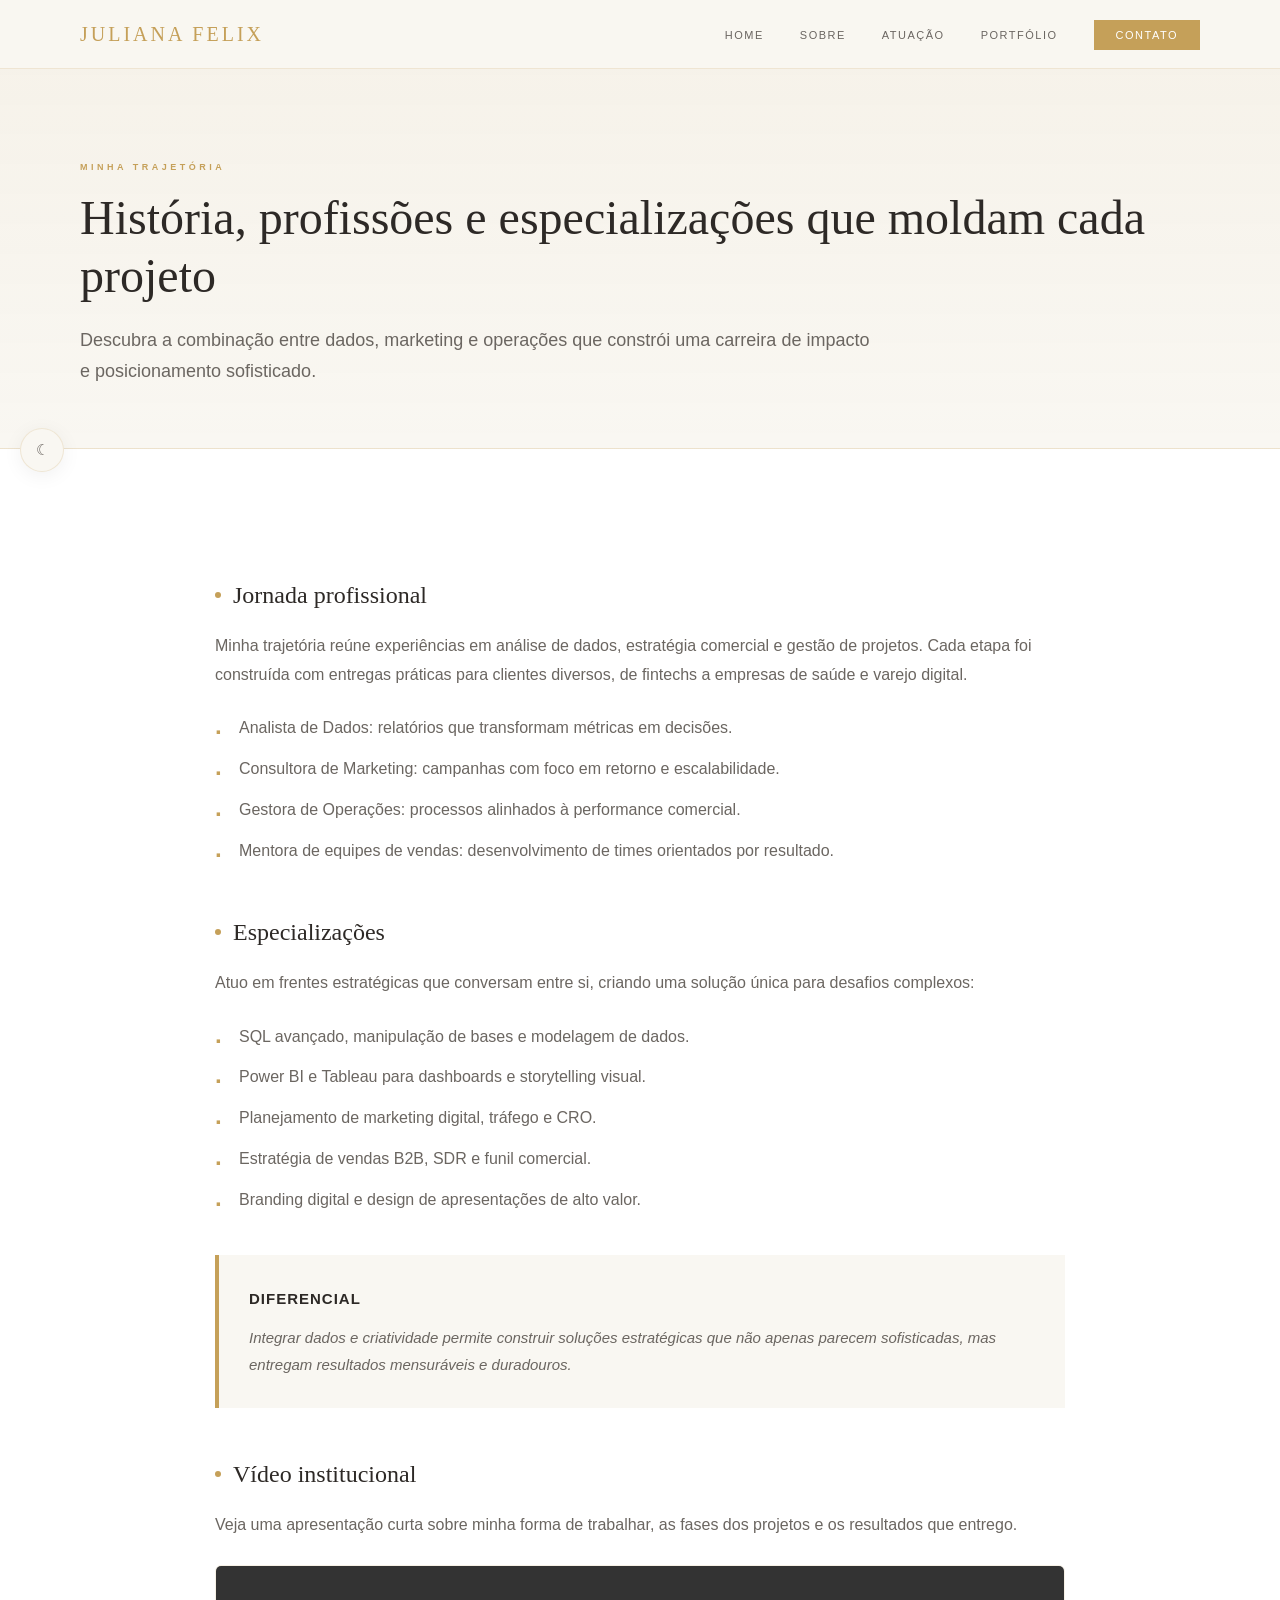
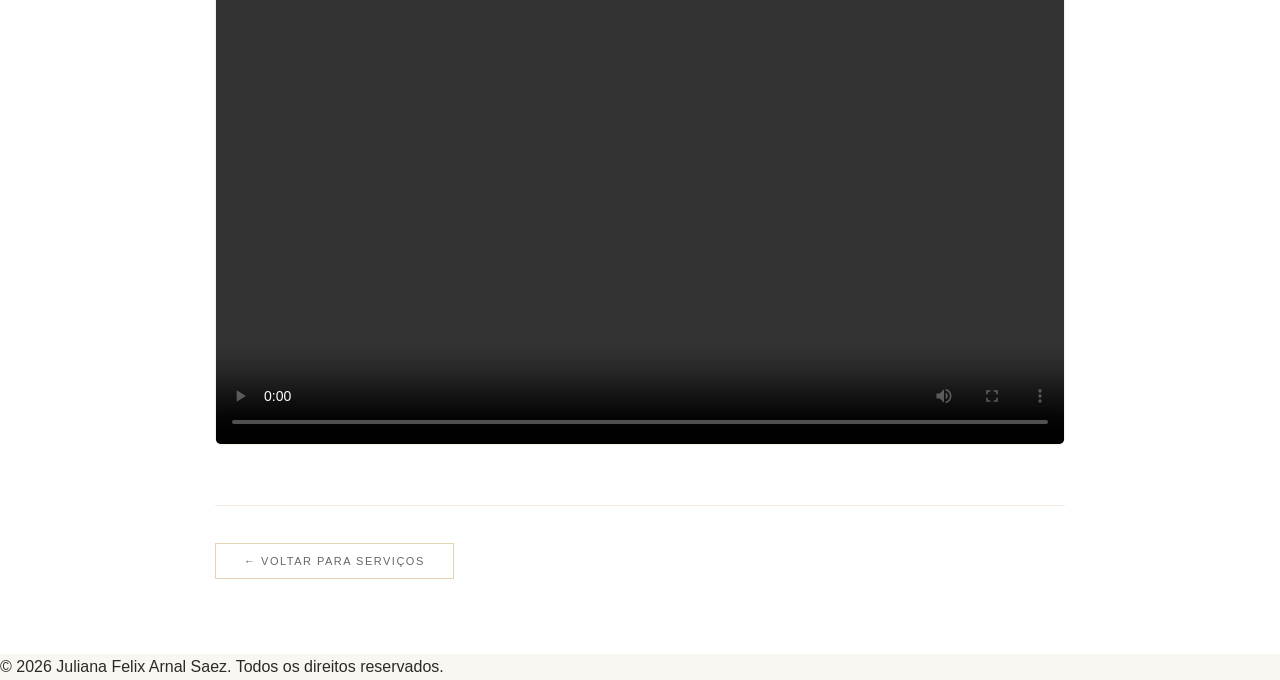
<file: minha-trajetoria.html>
<!DOCTYPE html>
<html lang="pt-br">
<head>
    <meta charset="UTF-8">
    <meta name="viewport" content="width=device-width, initial-scale=1.0">
    <title>Minha Trajetória | Soluções Estratégicas</title>
    <meta name="description" content="Veja a trajetória e as soluções estratégicas de Juliana Felix Arnal Saez em Data Analytics, Marketing Digital e Operações.">
    <link rel="stylesheet" href="style.css">
</head>
<body class="internal-page">
    <header id="header">
        <nav>
            <div class="logo">JULIANA FELIX</div>
            <ul class="nav-links">
                <li><a href="index.html#home">Home</a></li>
                <li><a href="index.html#about">Sobre</a></li>
                <li><a href="index.html#services">Atuação</a></li>
                <li><a href="index.html#projects">Portfólio</a></li>
                <li><a href="index.html#contact" class="btn-primary">Contato</a></li>
            </ul>
        </nav>
    </header>
    <button id="theme-toggle" class="theme-toggle" aria-label="Alternar modo noturno">☾</button>

    <main>
        <section class="internal-hero">
            <div class="container">
                <span class="section-tag">Minha Trajetória</span>
                <h1>História, profissões e especializações que moldam cada projeto</h1>
                <p class="hero-description">Descubra a combinação entre dados, marketing e operações que constrói uma carreira de impacto e posicionamento sofisticado.</p>
            </div>
        </section>

        <section class="content-details">
            <div class="container">
                <div class="details-grid">
                    <div class="details-text">
                        <h3>Jornada profissional</h3>
                        <p>Minha trajetória reúne experiências em análise de dados, estratégia comercial e gestão de projetos. Cada etapa foi construída com entregas práticas para clientes diversos, de fintechs a empresas de saúde e varejo digital.</p>
                        <ul>
                            <li>Analista de Dados: relatórios que transformam métricas em decisões.</li>
                            <li>Consultora de Marketing: campanhas com foco em retorno e escalabilidade.</li>
                            <li>Gestora de Operações: processos alinhados à performance comercial.</li>
                            <li>Mentora de equipes de vendas: desenvolvimento de times orientados por resultado.</li>
                        </ul>

                        <h3>Especializações</h3>
                        <p>Atuo em frentes estratégicas que conversam entre si, criando uma solução única para desafios complexos:</p>
                        <ul>
                            <li>SQL avançado, manipulação de bases e modelagem de dados.</li>
                            <li>Power BI e Tableau para dashboards e storytelling visual.</li>
                            <li>Planejamento de marketing digital, tráfego e CRO.</li>
                            <li>Estratégia de vendas B2B, SDR e funil comercial.</li>
                            <li>Branding digital e design de apresentações de alto valor.</li>
                        </ul>

                        <div class="highlight-box">
                            <h4>Diferencial</h4>
                            <p>Integrar dados e criatividade permite construir soluções estratégicas que não apenas parecem sofisticadas, mas entregam resultados mensuráveis e duradouros.</p>
                        </div>

                        <h3>Vídeo institucional</h3>
                        <p>Veja uma apresentação curta sobre minha forma de trabalhar, as fases dos projetos e os resultados que entrego.</p>
                        <div class="video-wrapper">
                            <video controls playsinline preload="metadata"
                                style="width:100%;height:100%;object-fit:cover;display:block;">
                                <source src="video/WhatsApp Video 2026-06-11 at 02.58.16.mp4" type="video/mp4">
                                Seu navegador não suporta vídeo HTML5.
                            </video>
                        </div>

                        <div class="back-nav">
                            <a href="index.html#services" class="btn-secondary">← Voltar para Serviços</a>
                        </div>
                    </div>
                </div>
            </div>
        </section>
    </main>

    <footer>
        <p>&copy; 2026 Juliana Felix Arnal Saez. Todos os direitos reservados.</p>
    </footer>
    <script src="script.js"></script>
</body>
</html>
</file>
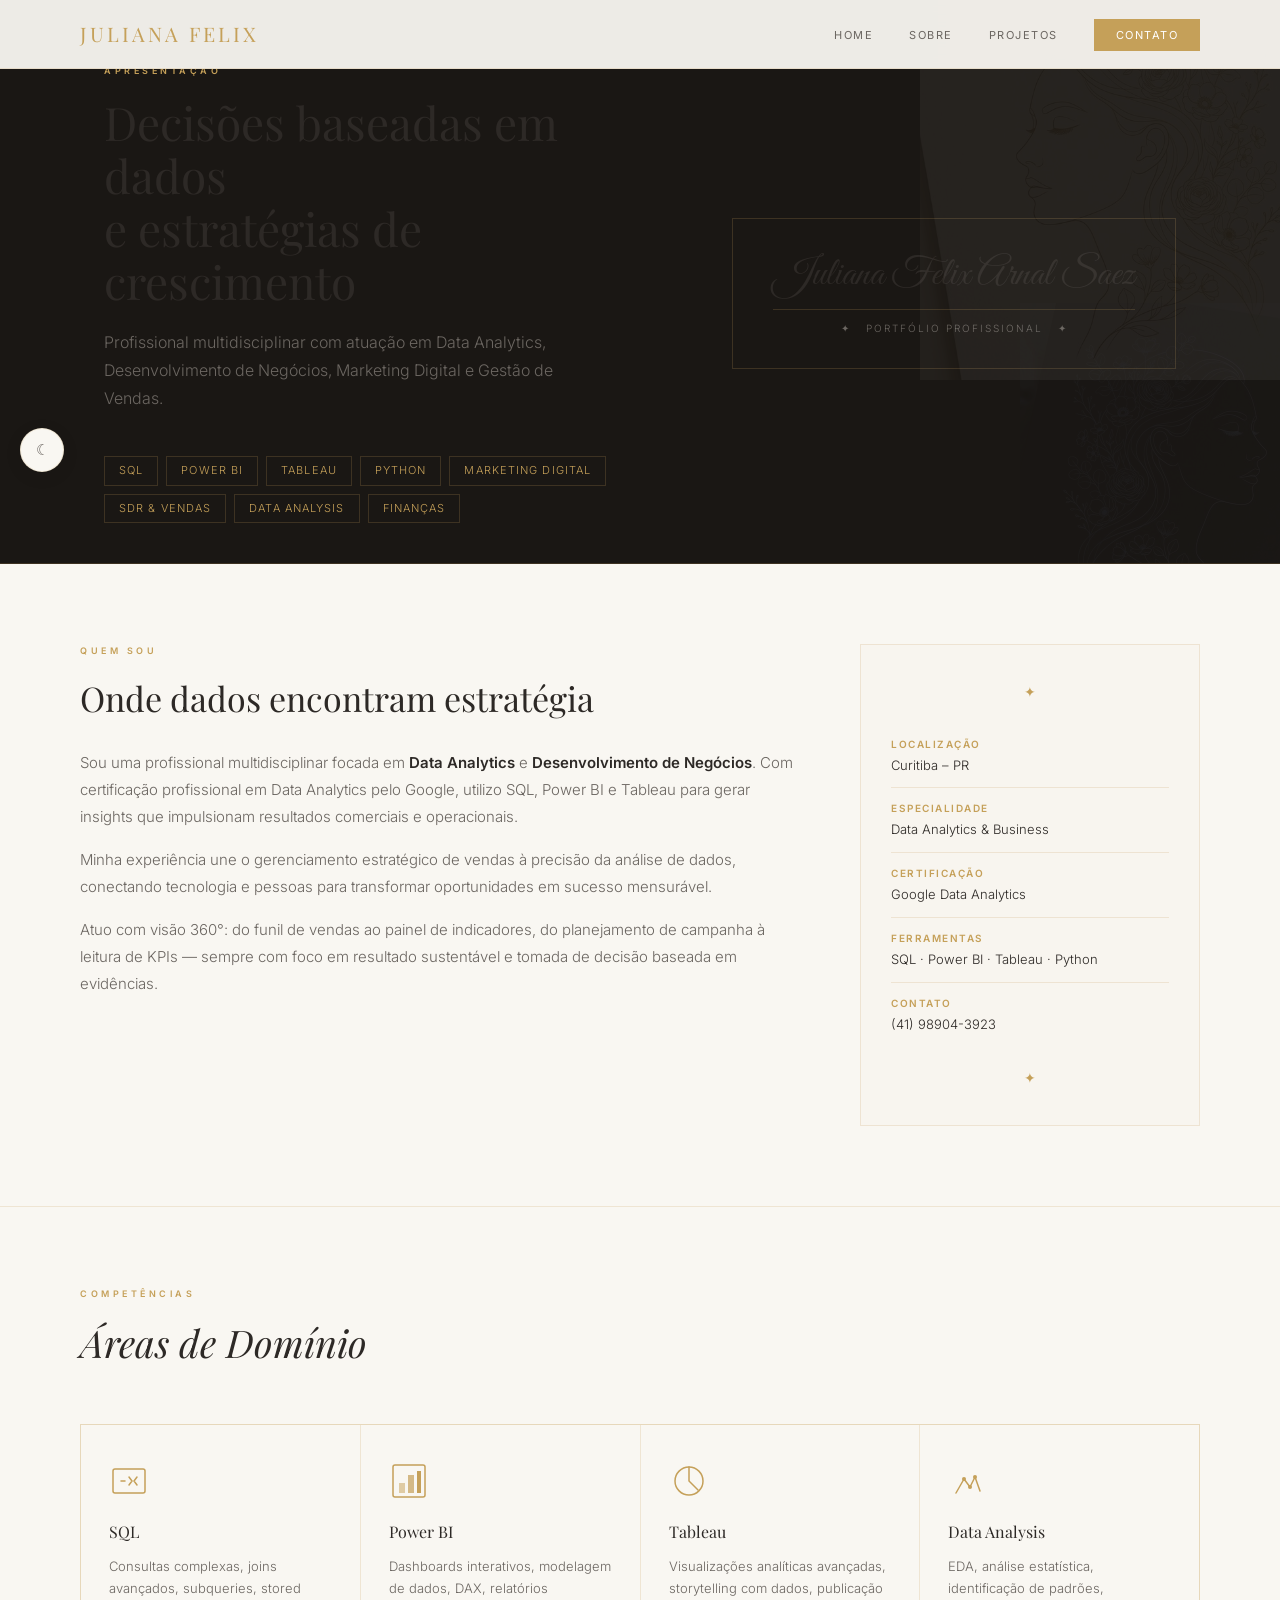
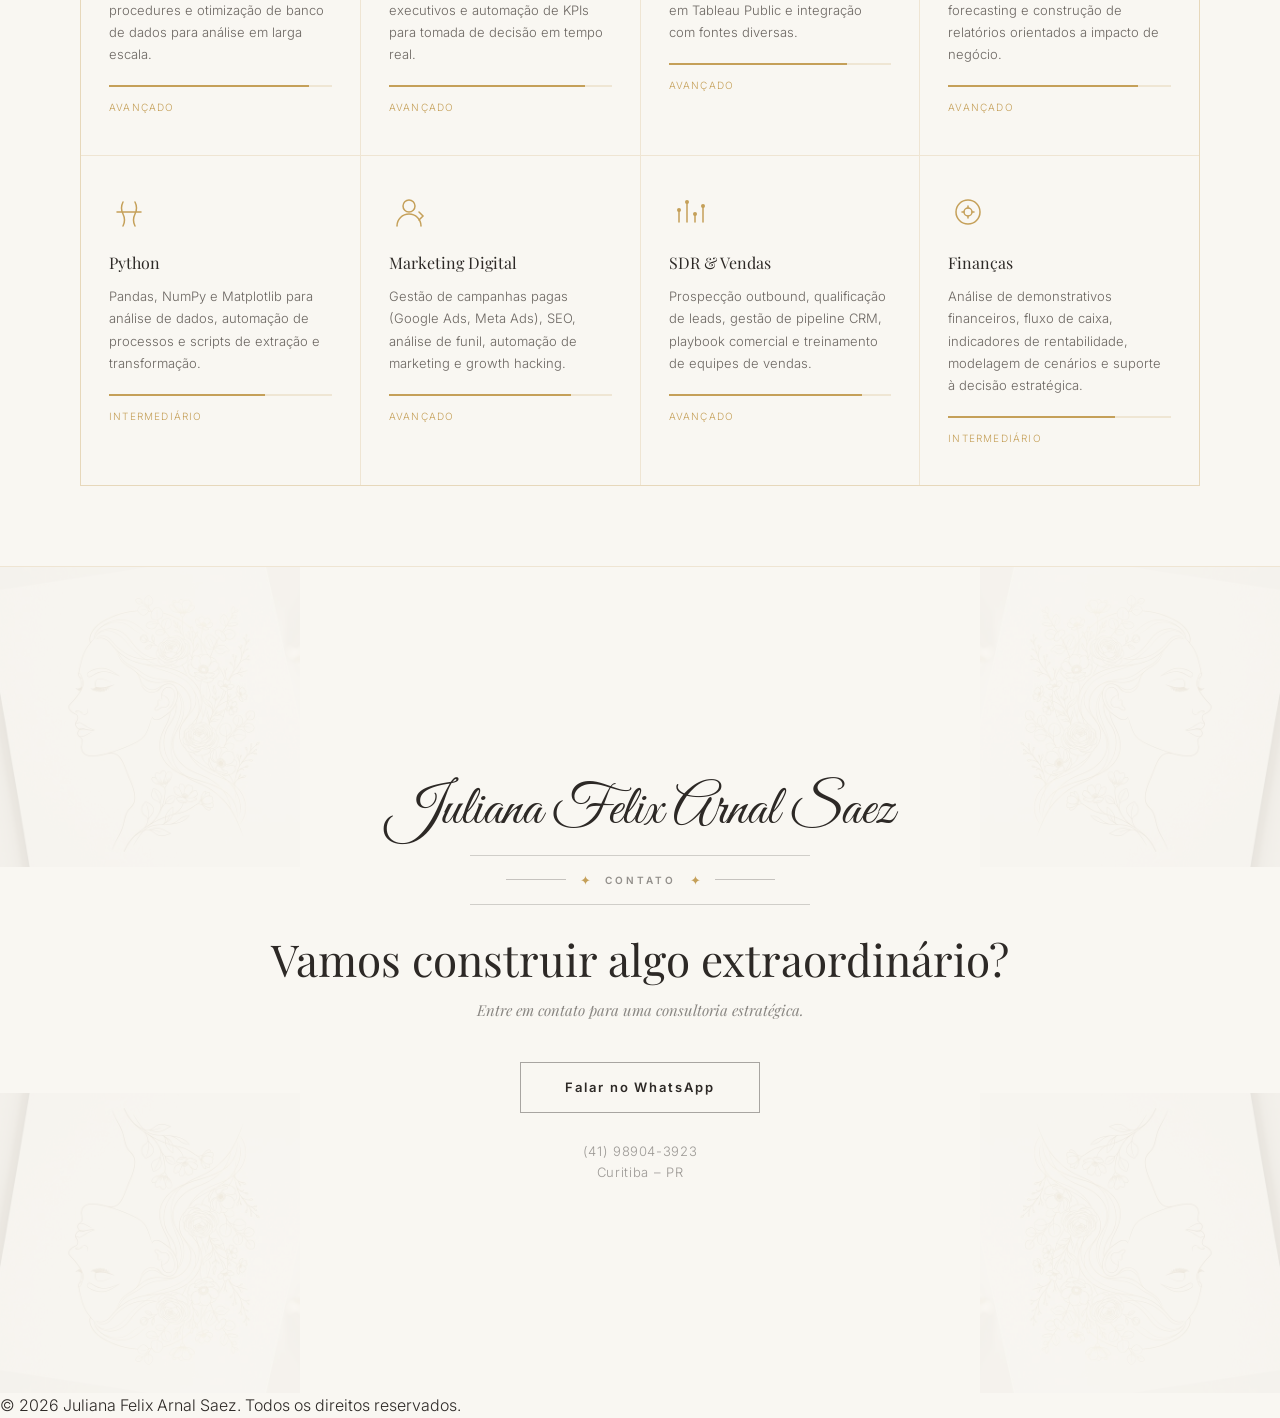
<file: sobre.html>
<!DOCTYPE html>
<html lang="pt-br">
<head>
    <meta charset="UTF-8">
    <meta name="viewport" content="width=device-width, initial-scale=1.0">
    <title>Sobre Mim | Juliana Felix Arnal Saez</title>
    <link rel="preconnect" href="https://fonts.googleapis.com">
    <link rel="preconnect" href="https://fonts.gstatic.com" crossorigin>
    <link href="https://fonts.googleapis.com/css2?family=Inter:wght@300;400;600&family=Playfair+Display:ital,wght@0,400;0,700;1,400&family=Great+Vibes&display=swap" rel="stylesheet">
    <link rel="stylesheet" href="style.css">
</head>
<body class="internal-page">
    <div id="preloader" class="preloader">
        <div class="preloader-panel">
            <div class="preloader-logo">JULIANA FELIX</div>
            <div class="preloader-art"><div class="preloader-ring"></div></div>
            <h2 class="preloader-title">PORTFÓLIO</h2>
        </div>
    </div>

    <header id="header">
        <nav>
            <div class="logo"><a href="index.html" style="text-decoration:none;color:inherit;">JULIANA FELIX</a></div>
            <ul class="nav-links">
                <li><a href="index.html#home">Home</a></li>
                <li><a href="sobre.html" class="active-nav">Sobre</a></li>
                <li><a href="index.html#projects">Projetos</a></li>
                <li><a href="index.html#contact" class="btn-primary">Contato</a></li>
            </ul>
        </nav>
    </header>
    <button id="theme-toggle" class="theme-toggle" aria-label="Alternar modo noturno">☾</button>

    <main>

        <!-- ── HERO ─────────────────────────────────────────────── -->
        <section class="sobre-hero">
            <div class="sobre-hero-bg"></div>
            <div class="container sobre-hero-inner">
                <div class="sobre-hero-text">
                    <span class="section-tag">Apresentação</span>
                    <h1>Decisões baseadas em dados<br>e estratégias de crescimento</h1>
                    <p class="hero-description">Profissional multidisciplinar com atuação em Data Analytics, Desenvolvimento de Negócios, Marketing Digital e Gestão de Vendas.</p>
                    <div class="sobre-hero-tags">
                        <span>SQL</span><span>Power BI</span><span>Tableau</span>
                        <span>Python</span><span>Marketing Digital</span><span>SDR & Vendas</span>
                        <span>Data Analysis</span><span>Finanças</span>
                    </div>
                </div>
                <div class="sobre-hero-signature">
                    <p class="sig-cursive">Juliana Felix Arnal Saez</p>
                    <div class="sig-rule"></div>
                    <p class="sig-label">✦ &nbsp; PORTFÓLIO PROFISSIONAL &nbsp; ✦</p>
                </div>
            </div>
        </section>

        <!-- ── BIO ──────────────────────────────────────────────── -->
        <section class="sobre-bio">
            <div class="container">
                <div class="sobre-bio-grid">
                    <div class="sobre-bio-left">
                        <span class="section-tag">Quem sou</span>
                        <h2>Onde dados encontram estratégia</h2>
                        <p>Sou uma profissional multidisciplinar focada em <strong>Data Analytics</strong> e <strong>Desenvolvimento de Negócios</strong>. Com certificação profissional em Data Analytics pelo Google, utilizo SQL, Power BI e Tableau para gerar insights que impulsionam resultados comerciais e operacionais.</p>
                        <p>Minha experiência une o gerenciamento estratégico de vendas à precisão da análise de dados, conectando tecnologia e pessoas para transformar oportunidades em sucesso mensurável.</p>
                        <p>Atuo com visão 360°: do funil de vendas ao painel de indicadores, do planejamento de campanha à leitura de KPIs — sempre com foco em resultado sustentável e tomada de decisão baseada em evidências.</p>
                    </div>
                    <div class="sobre-bio-right">
                        <div class="sobre-bio-card">
                            <div class="bio-card-ornament">✦</div>
                            <ul class="bio-facts">
                                <li>
                                    <span class="bio-fact-label">Localização</span>
                                    <span class="bio-fact-value">Curitiba – PR</span>
                                </li>
                                <li>
                                    <span class="bio-fact-label">Especialidade</span>
                                    <span class="bio-fact-value">Data Analytics & Business</span>
                                </li>
                                <li>
                                    <span class="bio-fact-label">Certificação</span>
                                    <span class="bio-fact-value">Google Data Analytics</span>
                                </li>
                                <li>
                                    <span class="bio-fact-label">Ferramentas</span>
                                    <span class="bio-fact-value">SQL · Power BI · Tableau · Python</span>
                                </li>
                                <li>
                                    <span class="bio-fact-label">Contato</span>
                                    <span class="bio-fact-value">(41) 98904-3923</span>
                                </li>
                            </ul>
                            <div class="bio-card-ornament">✦</div>
                        </div>
                    </div>
                </div>
            </div>
        </section>

        <!-- ── COMPETÊNCIAS ──────────────────────────────────────── -->
        <section class="sobre-skills">
            <div class="container">
                <div class="section-header">
                    <span class="section-tag">Competências</span>
                    <h2>Áreas de Domínio</h2>
                </div>
                <div class="skills-grid-full">

                    <div class="skill-card-full">
                        <div class="skill-card-icon">
                            <svg viewBox="0 0 40 40" fill="none" xmlns="http://www.w3.org/2000/svg">
                                <rect x="4" y="8" width="32" height="24" rx="2" stroke="currentColor" stroke-width="1.5"/>
                                <path d="M12 20h4M20 16l3 4-3 4M28 16l-3 4 3 4" stroke="currentColor" stroke-width="1.5" stroke-linecap="round"/>
                            </svg>
                        </div>
                        <h3>SQL</h3>
                        <p>Consultas complexas, joins avançados, subqueries, stored procedures e otimização de banco de dados para análise em larga escala.</p>
                        <div class="skill-level">
                            <div class="skill-bar" style="width:90%"></div>
                        </div>
                        <span class="skill-level-label">Avançado</span>
                    </div>

                    <div class="skill-card-full">
                        <div class="skill-card-icon">
                            <svg viewBox="0 0 40 40" fill="none" xmlns="http://www.w3.org/2000/svg">
                                <rect x="4" y="4" width="32" height="32" rx="2" stroke="currentColor" stroke-width="1.5"/>
                                <rect x="10" y="22" width="6" height="10" fill="currentColor" opacity=".5"/>
                                <rect x="19" y="14" width="6" height="18" fill="currentColor" opacity=".7"/>
                                <rect x="28" y="10" width="4" height="22" fill="currentColor"/>
                            </svg>
                        </div>
                        <h3>Power BI</h3>
                        <p>Dashboards interativos, modelagem de dados, DAX, relatórios executivos e automação de KPIs para tomada de decisão em tempo real.</p>
                        <div class="skill-level">
                            <div class="skill-bar" style="width:88%"></div>
                        </div>
                        <span class="skill-level-label">Avançado</span>
                    </div>

                    <div class="skill-card-full">
                        <div class="skill-card-icon">
                            <svg viewBox="0 0 40 40" fill="none" xmlns="http://www.w3.org/2000/svg">
                                <circle cx="20" cy="20" r="14" stroke="currentColor" stroke-width="1.5"/>
                                <path d="M20 6v14l9 9" stroke="currentColor" stroke-width="1.5" stroke-linecap="round"/>
                            </svg>
                        </div>
                        <h3>Tableau</h3>
                        <p>Visualizações analíticas avançadas, storytelling com dados, publicação em Tableau Public e integração com fontes diversas.</p>
                        <div class="skill-level">
                            <div class="skill-bar" style="width:80%"></div>
                        </div>
                        <span class="skill-level-label">Avançado</span>
                    </div>

                    <div class="skill-card-full">
                        <div class="skill-card-icon">
                            <svg viewBox="0 0 40 40" fill="none" xmlns="http://www.w3.org/2000/svg">
                                <path d="M8 32L16 18l6 8 5-10 5 14" stroke="currentColor" stroke-width="1.5" stroke-linecap="round" stroke-linejoin="round"/>
                                <circle cx="16" cy="18" r="2" fill="currentColor"/>
                                <circle cx="22" cy="26" r="2" fill="currentColor"/>
                                <circle cx="27" cy="16" r="2" fill="currentColor"/>
                            </svg>
                        </div>
                        <h3>Data Analysis</h3>
                        <p>EDA, análise estatística, identificação de padrões, forecasting e construção de relatórios orientados a impacto de negócio.</p>
                        <div class="skill-level">
                            <div class="skill-bar" style="width:85%"></div>
                        </div>
                        <span class="skill-level-label">Avançado</span>
                    </div>

                    <div class="skill-card-full">
                        <div class="skill-card-icon">
                            <svg viewBox="0 0 40 40" fill="none" xmlns="http://www.w3.org/2000/svg">
                                <path d="M14 10c-2 4-2 8 0 12s2 8 0 12M26 10c2 4 2 8 0 12s-2 8 0 12M8 20h24" stroke="currentColor" stroke-width="1.5" stroke-linecap="round"/>
                            </svg>
                        </div>
                        <h3>Python</h3>
                        <p>Pandas, NumPy e Matplotlib para análise de dados, automação de processos e scripts de extração e transformação.</p>
                        <div class="skill-level">
                            <div class="skill-bar" style="width:70%"></div>
                        </div>
                        <span class="skill-level-label">Intermediário</span>
                    </div>

                    <div class="skill-card-full">
                        <div class="skill-card-icon">
                            <svg viewBox="0 0 40 40" fill="none" xmlns="http://www.w3.org/2000/svg">
                                <circle cx="20" cy="14" r="6" stroke="currentColor" stroke-width="1.5"/>
                                <path d="M8 34c0-6.627 5.373-12 12-12s12 5.373 12 12" stroke="currentColor" stroke-width="1.5" stroke-linecap="round"/>
                                <path d="M30 20l4 4-4 4" stroke="currentColor" stroke-width="1.5" stroke-linecap="round"/>
                            </svg>
                        </div>
                        <h3>Marketing Digital</h3>
                        <p>Gestão de campanhas pagas (Google Ads, Meta Ads), SEO, análise de funil, automação de marketing e growth hacking.</p>
                        <div class="skill-level">
                            <div class="skill-bar" style="width:82%"></div>
                        </div>
                        <span class="skill-level-label">Avançado</span>
                    </div>

                    <div class="skill-card-full">
                        <div class="skill-card-icon">
                            <svg viewBox="0 0 40 40" fill="none" xmlns="http://www.w3.org/2000/svg">
                                <path d="M10 30V18M18 30V10M26 30V22M34 30V14" stroke="currentColor" stroke-width="1.5" stroke-linecap="round"/>
                                <circle cx="10" cy="18" r="2" fill="currentColor"/>
                                <circle cx="18" cy="10" r="2" fill="currentColor"/>
                                <circle cx="26" cy="22" r="2" fill="currentColor"/>
                                <circle cx="34" cy="14" r="2" fill="currentColor"/>
                            </svg>
                        </div>
                        <h3>SDR & Vendas</h3>
                        <p>Prospecção outbound, qualificação de leads, gestão de pipeline CRM, playbook comercial e treinamento de equipes de vendas.</p>
                        <div class="skill-level">
                            <div class="skill-bar" style="width:87%"></div>
                        </div>
                        <span class="skill-level-label">Avançado</span>
                    </div>

                    <div class="skill-card-full">
                        <div class="skill-card-icon">
                            <svg viewBox="0 0 40 40" fill="none" xmlns="http://www.w3.org/2000/svg">
                                <circle cx="20" cy="20" r="12" stroke="currentColor" stroke-width="1.5"/>
                                <path d="M20 14v2M20 24v2M14 20h2M24 20h2" stroke="currentColor" stroke-width="1.5" stroke-linecap="round"/>
                                <circle cx="20" cy="20" r="4" stroke="currentColor" stroke-width="1.5"/>
                            </svg>
                        </div>
                        <h3>Finanças</h3>
                        <p>Análise de demonstrativos financeiros, fluxo de caixa, indicadores de rentabilidade, modelagem de cenários e suporte à decisão estratégica.</p>
                        <div class="skill-level">
                            <div class="skill-bar" style="width:75%"></div>
                        </div>
                        <span class="skill-level-label">Intermediário</span>
                    </div>

                </div>
            </div>
        </section>

        <!-- ── TRAJETÓRIA ────────────────────────────────────────── -->

        <!-- ── CERTIFICAÇÕES ─────────────────────────────────────── -->

        <!-- ── PROJETOS ──────────────────────────────────────────── -->

        <!-- ── CTA ───────────────────────────────────────────────── -->
        <section id="contact" class="contact">
            <div class="contact-corner contact-corner--tl"></div>
            <div class="contact-corner contact-corner--tr"></div>
            <div class="contact-corner contact-corner--bl"></div>
            <div class="contact-corner contact-corner--br"></div>
            <div class="container">
                <div class="contact-card">
                    <p class="contact-signature">Juliana Felix Arnal Saez</p>
                    <div class="contact-rule"></div>
                    <div class="contact-ornament">
                        <span class="ornament-line"></span>
                        <span class="ornament-diamond">✦</span>
                        <span class="ornament-text">CONTATO</span>
                        <span class="ornament-diamond">✦</span>
                        <span class="ornament-line"></span>
                    </div>
                    <div class="contact-rule"></div>
                    <h2>Vamos construir algo extraordinário?</h2>
                    <p class="contact-subtitle">Entre em contato para uma consultoria estratégica.</p>
                    <div class="contact-links">
                        <a href="https://wa.me/5541989043923" class="btn-whatsapp">Falar no WhatsApp</a>
                        <div class="contact-info">
                            <p>(41) 98904-3923</p>
                            <p>Curitiba – PR</p>
                        </div>
                    </div>
                </div>
            </div>
        </section>

    </main>

    <footer>
        <p>&copy; 2026 Juliana Felix Arnal Saez. Todos os direitos reservados.</p>
    </footer>

    <script src="script.js"></script>
</body>
</html>
</file>
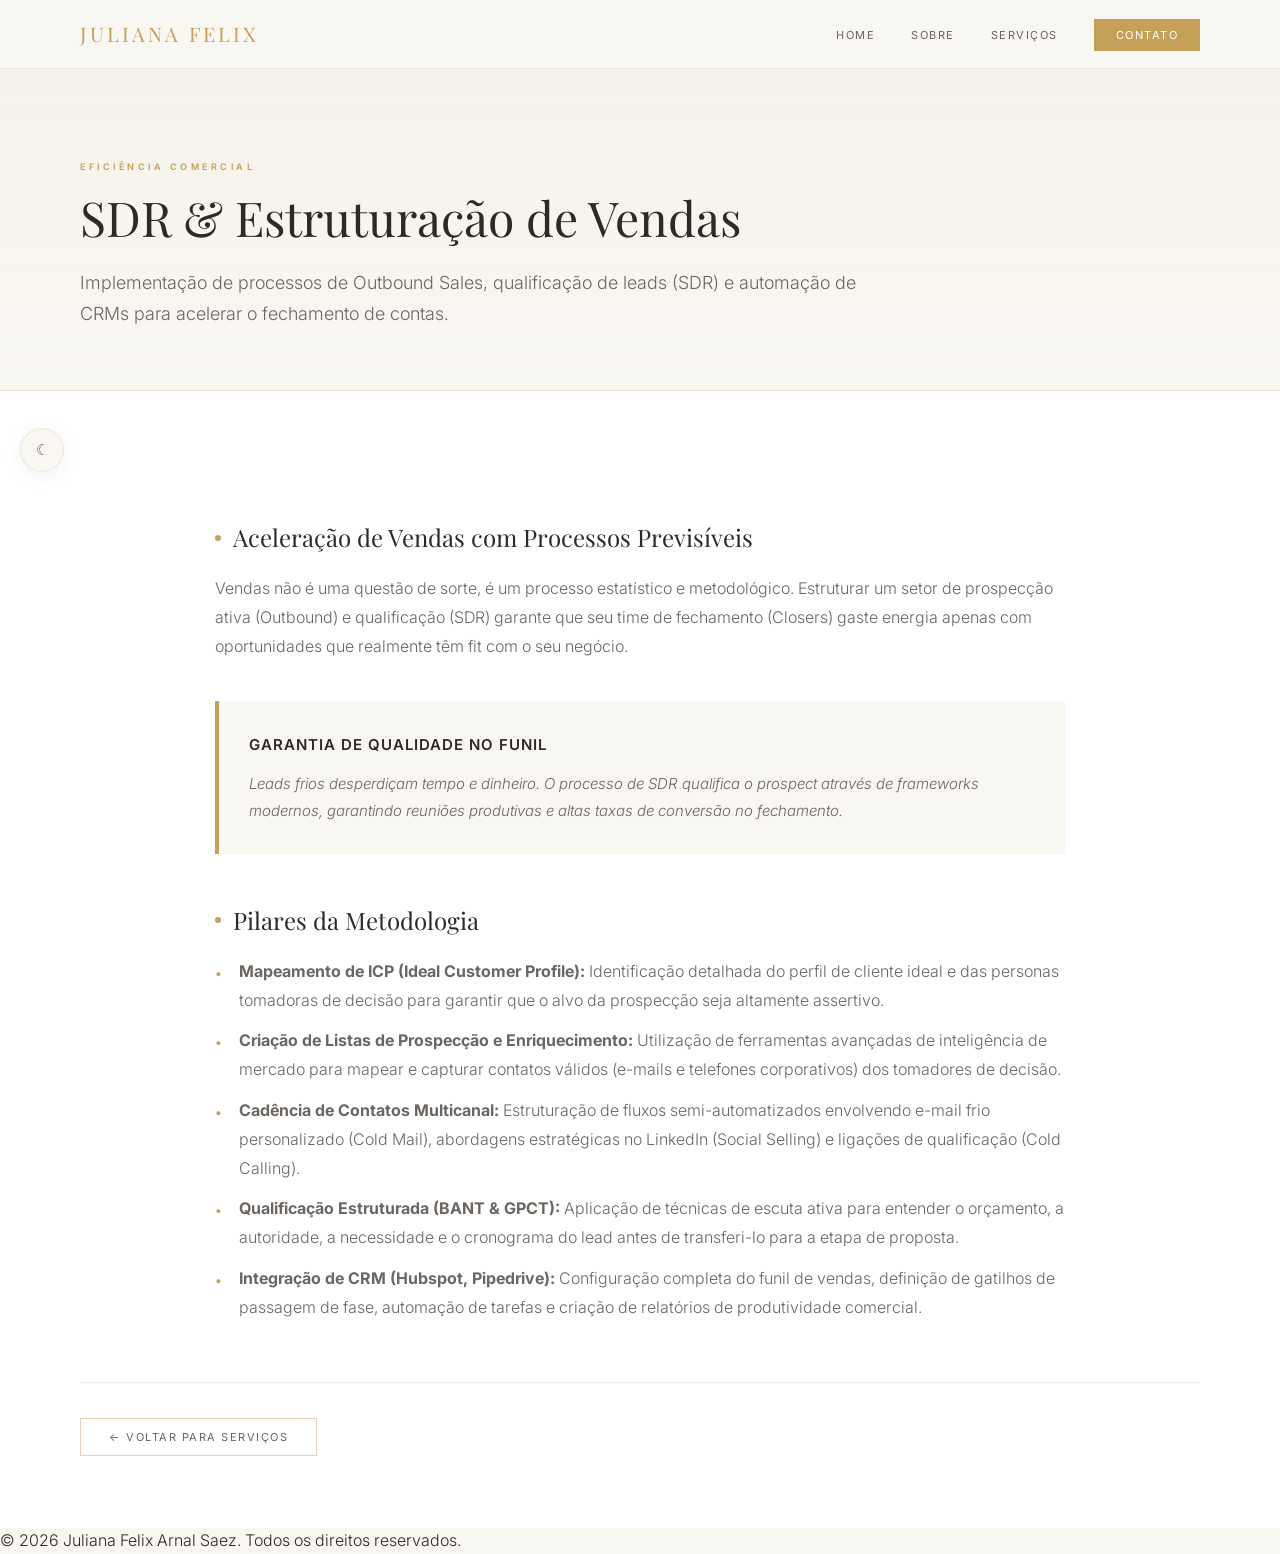
<file: vendas-sdr.html>
<!DOCTYPE html>
<html lang="pt-br">
<head>
    <meta charset="UTF-8">
    <meta name="viewport" content="width=device-width, initial-scale=1.0">
    <title>SDR & Estruturação de Vendas | Juliana Felix Arnal Saez</title>
    <meta name="description" content="Implementação de processos de Outbound Sales, qualificação de leads (SDR) e automação de CRMs para acelerar o fechamento de contas.">
    <meta property="og:title" content="SDR & Estruturação de Vendas | Juliana Felix Arnal Saez">
    <meta property="og:description" content="Implementação de processos de Outbound Sales, qualificação de leads (SDR) e automação de CRMs para acelerar o fechamento de contas.">
    <meta property="og:type" content="website">
    <!-- Google Fonts -->
    <link rel="preconnect" href="https://fonts.googleapis.com">
    <link rel="preconnect" href="https://fonts.gstatic.com" crossorigin>
    <link href="https://fonts.googleapis.com/css2?family=Inter:wght@300;400;600&family=Playfair+Display:ital,wght@0,400;0,700;1,400&display=swap" rel="stylesheet">
    <link rel="stylesheet" href="style.css">
</head>
<body class="internal-page">
    <div id="preloader" class="preloader">
        <div class="preloader-panel">
            <div class="preloader-logo">JULIANA FELIX</div>
            <div class="preloader-art">
                <div class="preloader-ring"></div>
            </div>
            <h2 class="preloader-title">PORTFÓLIO</h2>
            <div class="preloader-subtitle">DATA ANALYST</div>
        </div>
    </div>
    <header id="header">
        <nav>
            <div class="logo"><a href="index.html" style="text-decoration:none; color:inherit;">JULIANA FELIX</a></div>
            <ul class="nav-links">
                <li><a href="index.html#home">Home</a></li>
                <li><a href="index.html#about">Sobre</a></li>
                <li><a href="index.html#services">Serviços</a></li>
                <li><a href="index.html#contact" class="btn-primary">Contato</a></li>
            </ul>
        </nav>
    </header>
    <button id="theme-toggle" class="theme-toggle" aria-label="Alternar modo noturno">☾</button>

    <main>
        <section class="internal-hero">
            <div class="container">
                <span class="section-tag">Eficiência Comercial</span>
                <h1>SDR & Estruturação de Vendas</h1>
                <p class="hero-description">Implementação de processos de Outbound Sales, qualificação de leads (SDR) e automação de CRMs para acelerar o fechamento de contas.</p>
            </div>
        </section>

        <section class="content-details">
            <div class="container">
                <div class="details-grid">
                    <div class="details-text">
                        
            <h3>Aceleração de Vendas com Processos Previsíveis</h3>
            <p>Vendas não é uma questão de sorte, é um processo estatístico e metodológico. Estruturar um setor de prospecção ativa (Outbound) e qualificação (SDR) garante que seu time de fechamento (Closers) gaste energia apenas com oportunidades que realmente têm fit com o seu negócio.</p>
            
            <div class="highlight-box">
                <h4>Garantia de Qualidade no Funil</h4>
                <p>Leads frios desperdiçam tempo e dinheiro. O processo de SDR qualifica o prospect através de frameworks modernos, garantindo reuniões produtivas e altas taxas de conversão no fechamento.</p>
            </div>
            
            <h3>Pilares da Metodologia</h3>
            <ul>
                <li><strong>Mapeamento de ICP (Ideal Customer Profile):</strong> Identificação detalhada do perfil de cliente ideal e das personas tomadoras de decisão para garantir que o alvo da prospecção seja altamente assertivo.</li>
                <li><strong>Criação de Listas de Prospecção e Enriquecimento:</strong> Utilização de ferramentas avançadas de inteligência de mercado para mapear e capturar contatos válidos (e-mails e telefones corporativos) dos tomadores de decisão.</li>
                <li><strong>Cadência de Contatos Multicanal:</strong> Estruturação de fluxos semi-automatizados envolvendo e-mail frio personalizado (Cold Mail), abordagens estratégicas no LinkedIn (Social Selling) e ligações de qualificação (Cold Calling).</li>
                <li><strong>Qualificação Estruturada (BANT & GPCT):</strong> Aplicação de técnicas de escuta ativa para entender o orçamento, a autoridade, a necessidade e o cronograma do lead antes de transferi-lo para a etapa de proposta.</li>
                <li><strong>Integração de CRM (Hubspot, Pipedrive):</strong> Configuração completa do funil de vendas, definição de gatilhos de passagem de fase, automação de tarefas e criação de relatórios de produtividade comercial.</li>
            </ul>
        
                    </div>
                </div>
                <div class="back-nav">
                    <a href="index.html#services" class="btn-secondary">← Voltar para Serviços</a>
                </div>
            </div>
        </section>
    </main>

    <footer>
        <p>&copy; 2026 Juliana Felix Arnal Saez. Todos os direitos reservados.</p>
    </footer>

    <script src="script.js"></script>
</body>
</html>
</file>
<file: style.css>
:root {
    --bg-color: #F9F7F2;
    --primary: #C5A059;
    --primary-dark: #A68446;
    --text-main: #2D2926;
    --text-muted: #6B6661;
    --white: #FFFFFF;
    --border: rgba(197, 160, 89, 0.2);
    --transition: all 0.4s cubic-bezier(0.165, 0.84, 0.44, 1);
}

* {
    margin: 0;
    padding: 0;
    box-sizing: border-box;
}

html {
    scroll-behavior: smooth;
}

body {
    background-color: var(--bg-color);
    color: var(--text-main);
    font-family: 'Inter', sans-serif;
    line-height: 1.6;
    font-weight: 300;
}

h1, h2, h3, h4 {
    font-family: 'Playfair Display', serif;
    font-weight: 400;
    color: var(--text-main);
}

.container {
    max-width: 1200px;
    margin: 0 auto;
    padding: 0 40px;
}

/* ── Preloader ────────────────────────────────────── */
.preloader {
    position: fixed;
    inset: 0;
    z-index: 9999;
    background: #110f0d;
    display: flex;
    align-items: center;
    justify-content: center;
    transition: opacity 0.6s ease, visibility 0.6s ease;
}

.preloader.hidden {
    opacity: 0;
    visibility: hidden;
    pointer-events: none;
}

.preloader-panel {
    text-align: center;
}

.preloader-logo {
    font-family: 'Playfair Display', serif;
    font-size: 13px;
    letter-spacing: 0.4em;
    color: rgba(197, 160, 89, 0.6);
    text-transform: uppercase;
    margin-bottom: 28px;
}

.preloader-art {
    width: 48px;
    height: 48px;
    margin: 0 auto 24px;
}

.preloader-ring {
    width: 48px;
    height: 48px;
    border: 1px solid rgba(197, 160, 89, 0.15);
    border-top-color: #C5A059;
    border-radius: 50%;
    animation: spin 1.2s linear infinite;
}

@keyframes spin {
    to { transform: rotate(360deg); }
}

.preloader-title {
    font-family: 'Inter', sans-serif;
    font-size: 10px;
    letter-spacing: 0.5em;
    color: rgba(255, 255, 255, 0.2);
    font-weight: 300;
}

/* ── Header & Nav ─────────────────────────────────── */
header {
    position: fixed;
    top: 0;
    left: 0;
    width: 100%;
    z-index: 1000;
    padding: 18px 0;
    background: rgba(249, 247, 242, 0.88);
    backdrop-filter: blur(16px);
    -webkit-backdrop-filter: blur(16px);
    border-bottom: 1px solid var(--border);
    transition: var(--transition);
}

nav {
    max-width: 1200px;
    margin: 0 auto;
    display: flex;
    justify-content: space-between;
    align-items: center;
    padding: 0 40px;
}

.logo {
    font-family: 'Playfair Display', serif;
    font-size: 20px;
    letter-spacing: 3px;
    color: var(--primary);
    text-transform: uppercase;
}

.nav-links {
    display: flex;
    list-style: none;
    align-items: center;
    gap: 36px;
}

.nav-links .btn-primary {
    padding: 9px 22px;
    border-radius: 0;
}

.nav-links a {
    text-decoration: none;
    color: var(--text-muted);
    font-size: 11px;
    text-transform: uppercase;
    letter-spacing: 1.5px;
    transition: color 0.25s ease;
    font-weight: 400;
}

.nav-links a:hover {
    color: var(--primary);
}

.btn-primary {
    background-color: var(--primary);
    color: var(--white) !important;
    padding: 11px 28px;
    border-radius: 0;
    transition: background-color 0.25s ease;
    font-size: 11px;
    letter-spacing: 1.5px;
    text-transform: uppercase;
    font-weight: 600;
}

.btn-primary:hover {
    background-color: var(--primary-dark);
}

.menu-toggle {
    display: none;
}

.theme-toggle {
    position: fixed;
    left: 20px;
    top: 50%;
    transform: translateY(-50%);
    width: 44px;
    height: 44px;
    border: 1px solid rgba(197, 160, 89, 0.2);
    border-radius: 50%;
    background-color: var(--bg-color);
    color: var(--text-muted);
    display: grid;
    place-items: center;
    z-index: 1200;
    cursor: pointer;
    transition: var(--transition);
    font-size: 15px;
    box-shadow: 0 4px 20px rgba(0, 0, 0, 0.06);
}

.theme-toggle:hover {
    background-color: var(--primary);
    color: var(--white);
    border-color: var(--primary);
}

body.dark-mode {
    --bg-color: #110f0d;
    --primary: #d2b573;
    --primary-dark: #ac8a3b;
    --text-main: #f6f1e7;
    --text-muted: #c9c2b9;
    --white: #faf7f2;
    --border: rgba(210, 181, 115, 0.18);
    background-color: #110f0d;
    color: var(--text-main);
}

body.dark-mode header {
    background: rgba(17, 14, 10, 0.96);
    border-bottom-color: rgba(210, 181, 115, 0.12);
}

body.dark-mode .preloader {
    background: #110f0d;
}

body.dark-mode .stats-banner {
    background: #110f0d;
    border-color: rgba(210, 181, 115, 0.12);
}

body.dark-mode .process {
    background: #110f0d;
    border-top-color: rgba(210, 181, 115, 0.12);
}

body.dark-mode .step {
    border-right-color: rgba(210, 181, 115, 0.1);
    border-bottom-color: rgba(210, 181, 115, 0.1);
}

body.dark-mode .step:hover {
    background: rgba(197, 160, 89, 0.04);
}

body.dark-mode .step h4,
body.dark-mode .step p {
    color: var(--text-main);
}

body.dark-mode .step p {
    color: var(--text-muted);
}

body.dark-mode .nav-links a {
    color: var(--text-main);
}

body.dark-mode .nav-links a:hover,
body.dark-mode .nav-links a:hover {
    color: var(--primary);
}

body.dark-mode .btn-secondary {
    border-color: rgba(210, 181, 115, 0.6);
    color: var(--text-main);
}

body.dark-mode .btn-secondary:hover {
    background-color: var(--primary);
    color: var(--white);
}

body.dark-mode .content-details,
body.dark-mode .trajectory-card,
body.dark-mode .service-card {
    background-color: #181511;
}

body.dark-mode .services {
    background-color: #14110f;
}

body.dark-mode .service-card:hover {
    background-color: #221f1b;
}

body.dark-mode .internal-hero {
    background: linear-gradient(180deg, rgba(210, 181, 115, 0.08) 0%, rgba(17, 14, 10, 0) 100%);
}

body.dark-mode .theme-toggle {
    background-color: #1c1915;
    color: var(--white);
    border-color: rgba(210, 181, 115, 0.25);
}

/* ── Hero Section ─────────────────────────────────── */
.hero {
    height: 100vh;
    min-height: 700px;
    display: flex;
    align-items: center;
    justify-content: space-between;
    padding: 0 100px;
    overflow: hidden;
    position: relative;
}

.hero::before {
    content: '';
    position: absolute;
    inset: 0;
    background: radial-gradient(ellipse 60% 80% at 80% 50%, rgba(197, 160, 89, 0.04) 0%, transparent 70%);
    pointer-events: none;
}

.hero-content {
    flex: 1;
    max-width: 580px;
    position: relative;
    z-index: 1;
}

.subtitle {
    text-transform: uppercase;
    font-size: 10px;
    letter-spacing: 5px;
    color: var(--primary);
    margin-bottom: 22px;
    display: flex;
    align-items: center;
    gap: 12px;
    font-family: 'Inter', sans-serif;
    font-weight: 400;
}

.subtitle::before {
    content: '';
    display: block;
    width: 32px;
    height: 1px;
    background: var(--primary);
    opacity: 0.6;
}

.hero h1 {
    font-size: 66px;
    line-height: 1.08;
    margin-bottom: 28px;
    font-family: 'Playfair Display', serif;
    font-weight: 400;
    font-style: italic;
    color: var(--text-main);
}

.hero-description {
    font-size: 16px;
    color: var(--text-muted);
    margin-bottom: 44px;
    line-height: 1.75;
    max-width: 480px;
    font-weight: 300;
}

.hero-cta {
    display: flex;
    gap: 16px;
    align-items: center;
}

.btn-secondary {
    border: 1px solid rgba(197, 160, 89, 0.45);
    padding: 11px 28px;
    text-decoration: none;
    color: var(--text-muted);
    transition: all 0.25s ease;
    font-size: 11px;
    letter-spacing: 1.5px;
    text-transform: uppercase;
    font-family: 'Inter', sans-serif;
    font-weight: 400;
}

.btn-secondary:hover {
    border-color: var(--primary);
    color: var(--primary);
}

.hero-image {
    flex: 1;
    display: flex;
    justify-content: flex-end;
    position: relative;
    z-index: 1;
}

.hero-image img {
    max-height: 78vh;
    opacity: 0.75;
    mix-blend-mode: multiply;
}

body.dark-mode .hero-image img {
    mix-blend-mode: normal;
    opacity: 0.55;
}

/* ── Sections Common ──────────────────────────────── */
section {
    padding: 110px 0;
    opacity: 0;
}

section.fade-in {
    opacity: 1;
}

.section-tag {
    text-transform: uppercase;
    font-size: 9px;
    letter-spacing: 3.5px;
    color: var(--primary);
    display: block;
    margin-bottom: 12px;
    font-family: 'Inter', sans-serif;
    font-weight: 600;
}

.section-header h2 {
    font-size: 38px;
    margin-bottom: 50px;
    font-style: italic;
}

/* Skills Tags (Visual Spans on About) */
.skills-tags {
    display: flex;
    flex-wrap: wrap;
    gap: 10px;
    margin-top: 30px;
}

.skills-tags span {
    border: 1px solid var(--border);
    padding: 6px 16px;
    font-size: 12px;
    text-transform: uppercase;
    letter-spacing: 1px;
    color: var(--primary);
    background-color: rgba(197, 160, 89, 0.03);
    border-radius: 0;
}

/* Services Tag Cloud (Nuvem de Serviços) — Editorial Dark Stage */
.services-tag-cloud {
    display: flex;
    flex-wrap: wrap;
    gap: 14px 18px;
    justify-content: center;
    align-items: center;
    max-width: 900px;
    margin: 50px auto 0 auto;
    padding: 0 10px 20px;
}

.cloud-tag {
    text-decoration: none;
    border-radius: 2px;
    color: rgba(255, 255, 255, 0.5);
    transition: all 0.35s cubic-bezier(0.165, 0.84, 0.44, 1);
    background-color: transparent;
    display: inline-block;
    line-height: 1.3;
    position: relative;
    overflow: hidden;
}

.cloud-tag::after {
    content: '';
    position: absolute;
    bottom: 0;
    left: 0;
    width: 0;
    height: 1px;
    background-color: var(--primary);
    transition: width 0.4s cubic-bezier(0.165, 0.84, 0.44, 1);
}

.cloud-tag:hover::after {
    width: 100%;
}

.cloud-tag:hover {
    color: #C5A059 !important;
    transform: translateY(-3px);
    text-shadow: 0 0 20px rgba(197, 160, 89, 0.4);
}

.cloud-tag.size-lg {
    font-size: 26px;
    font-weight: 300;
    padding: 10px 20px;
    color: rgba(255, 255, 255, 0.85);
    font-family: 'Playfair Display', serif;
    letter-spacing: 0.5px;
}

.cloud-tag.size-md {
    font-size: 13px;
    font-weight: 400;
    padding: 8px 16px;
    color: rgba(255, 255, 255, 0.45);
    font-family: 'Inter', sans-serif;
    text-transform: uppercase;
    letter-spacing: 2px;
    border: 1px solid rgba(197, 160, 89, 0.2);
}

.cloud-tag.size-sm {
    font-size: 10px;
    font-weight: 300;
    padding: 6px 12px;
    color: rgba(255, 255, 255, 0.28);
    font-family: 'Inter', sans-serif;
    text-transform: uppercase;
    letter-spacing: 2.5px;
    border: 1px solid rgba(197, 160, 89, 0.08);
}

/* Internal Pages Styling */
.internal-page {
    background-color: var(--bg-color);
}

.internal-page header {
    background: rgba(249, 247, 242, 0.95);
}

.internal-hero {
    padding: 160px 0 60px 0;
    background: linear-gradient(180deg, rgba(197, 160, 89, 0.06) 0%, rgba(249, 247, 242, 0) 100%);
    border-bottom: 1px solid var(--border);
    opacity: 1 !important; /* Prevenir problemas com fade-in */
    transform: none !important;
}

.internal-hero .section-tag {
    font-weight: 600;
    margin-bottom: 15px;
}

.internal-hero h1 {
    font-size: 48px;
    margin-bottom: 20px;
    line-height: 1.2;
}

.internal-hero .hero-description {
    font-size: 18px;
    color: var(--text-muted);
    max-width: 800px;
    margin-bottom: 0;
}

.content-details {
    padding: 80px 0;
    background-color: var(--white);
    opacity: 1 !important; /* Prevenir problemas com fade-in */
    transform: none !important;
}

.details-grid {
    max-width: 850px;
    margin: 0 auto;
}

.details-text {
    font-size: 16px;
    color: var(--text-main);
    line-height: 1.8;
    font-weight: 300;
}

.details-text h3 {
    font-size: 24px;
    margin-top: 45px;
    margin-bottom: 15px;
    color: var(--text-main);
    font-family: 'Playfair Display', serif;
    display: flex;
    align-items: center;
    gap: 12px;
}

.details-text h3::before {
    content: "";
    display: inline-block;
    width: 6px;
    height: 6px;
    background-color: var(--primary);
    border-radius: 50%;
}

.details-text p {
    margin-bottom: 25px;
    color: var(--text-muted);
}

.details-text ul {
    margin-bottom: 35px;
    list-style-type: none;
}

.details-text ul li {
    margin-bottom: 12px;
    position: relative;
    padding-left: 24px;
    color: var(--text-muted);
}

.details-text ul li::before {
    content: "·";
    color: var(--primary);
    font-weight: bold;
    position: absolute;
    left: 0;
    font-size: 24px;
    top: -4px;
}

.details-text .highlight-box {
    background-color: var(--bg-color);
    border-left: 4px solid var(--primary);
    padding: 30px;
    margin: 40px 0;
}

.details-text .highlight-box h4 {
    font-size: 15px;
    margin-bottom: 12px;
    font-weight: 600;
    color: var(--text-main);
    font-family: 'Inter', sans-serif;
    text-transform: uppercase;
    letter-spacing: 1px;
}

.details-text .highlight-box p {
    margin-bottom: 0;
    font-style: italic;
    font-size: 15px;
}

.trajectory-grid {
    display: grid;
    grid-template-columns: repeat(3, minmax(220px, 1fr));
    gap: 24px;
    margin-top: 25px;
}

.trajectory-card {
    border: 1px solid rgba(197, 160, 89, 0.15);
    background-color: var(--bg-color);
    padding: 22px;
    display: flex;
    flex-direction: column;
    gap: 16px;
}

.trajectory-card img {
    width: 100%;
    height: 180px;
    object-fit: cover;
    display: block;
}

.trajectory-card strong {
    font-size: 16px;
    color: var(--text-main);
    display: block;
}

.video-wrapper {
    position: relative;
    padding-bottom: 56.25%;
    height: 0;
    overflow: hidden;
    border: 1px solid rgba(197, 160, 89, 0.15);
    border-radius: 6px;
    margin-bottom: 40px;
}

.video-wrapper iframe,
.video-wrapper video {
    position: absolute;
    top: 0;
    left: 0;
    width: 100%;
    height: 100%;
}

.back-nav {
    margin-top: 60px;
    border-top: 1px solid var(--border);
    padding-top: 40px;
}

.trajectory-grid {
    display: grid;
    grid-template-columns: repeat(3, minmax(220px, 1fr));
    gap: 24px;
    margin-top: 25px;
}

.trajectory-card {
    border: 1px solid rgba(197, 160, 89, 0.15);
    background-color: var(--bg-color);
    padding: 22px;
    display: flex;
    flex-direction: column;
    gap: 16px;
}

.trajectory-card img {
    width: 100%;
    height: 180px;
    object-fit: cover;
    display: block;
}

.trajectory-card strong {
    font-size: 16px;
    color: var(--text-main);
    display: block;
}

.video-wrapper {
    position: relative;
    padding-bottom: 56.25%;
    height: 0;
    overflow: hidden;
    border: 1px solid rgba(197, 160, 89, 0.15);
    border-radius: 6px;
    margin-bottom: 40px;
}

.video-wrapper iframe,
.video-wrapper video {
    position: absolute;
    top: 0;
    left: 0;
    width: 100%;
    height: 100%;
}

/* Services */
.services {
    background-color: #1A1714;
    padding-top: 100px;
    padding-bottom: 120px;
}

.services .section-header {
    text-align: left;
    margin-bottom: 60px;
    border-bottom: 1px solid rgba(197, 160, 89, 0.15);
    padding-bottom: 30px;
    display: flex;
    justify-content: space-between;
    align-items: flex-end;
}

.services .section-tag {
    color: var(--primary);
    opacity: 0.8;
}

.services .section-header h2 {
    color: rgba(255, 255, 255, 0.92);
    font-size: 42px;
    margin-bottom: 0;
}

.services .section-header p {
    color: rgba(255, 255, 255, 0.35);
    font-size: 13px;
    max-width: 280px;
    text-align: right;
    line-height: 1.6;
}

.services .section-actions {
    margin-top: 30px;
}

.services-grid {
    display: grid;
    grid-template-columns: repeat(3, 1fr);
    gap: 1px;
    border: 1px solid rgba(197, 160, 89, 0.1);
    background-color: rgba(197, 160, 89, 0.1);
}

.service-card {
    padding: 40px 36px;
    background-color: #1A1714;
    text-decoration: none;
    transition: background-color 0.35s ease;
    display: flex;
    flex-direction: column;
    position: relative;
    overflow: hidden;
}

.service-card::before {
    content: '';
    position: absolute;
    bottom: 0;
    left: 0;
    width: 0;
    height: 2px;
    background: var(--primary);
    transition: width 0.5s cubic-bezier(0.165, 0.84, 0.44, 1);
}

.service-card:hover {
    background-color: #211F1A;
    transform: none;
    border-color: transparent;
}

.service-card:hover::before {
    width: 100%;
}

.card-icon {
    font-family: 'Playfair Display', serif;
    font-size: 13px;
    color: rgba(197, 160, 89, 0.4);
    margin-bottom: 30px;
    letter-spacing: 2px;
    font-style: italic;
}

.service-card h3 {
    font-size: 20px;
    margin-bottom: 14px;
    color: rgba(255, 255, 255, 0.85);
    font-weight: 400;
    transition: color 0.3s ease;
}

.service-card:hover h3 {
    color: var(--primary);
}

.service-card p {
    font-size: 13px;
    color: rgba(255, 255, 255, 0.35);
    line-height: 1.7;
    flex-grow: 1;
    margin-bottom: 0;
}

.card-arrow {
    display: inline-block;
    margin-top: 28px;
    color: rgba(197, 160, 89, 0.35);
    font-size: 18px;
    transition: all 0.35s ease;
    transform: translateX(0);
}

.service-card:hover .card-arrow {
    color: var(--primary);
    transform: translateX(6px);
}

/* Projects Carousel */
.projects {
    overflow: hidden;
}

.carousel-container {
    position: relative;
    width: 100%;
    overflow: hidden;
}

.carousel-track {
    display: flex;
    transition: transform 0.65s cubic-bezier(0.25, 0.46, 0.45, 0.94);
}

.carousel-slide {
    min-width: 340px;
    margin-right: 24px;
    position: relative;
    border: 1px solid var(--border);
    background: var(--white);
    display: flex;
    flex-direction: column;
    opacity: 0.45;
    transform: scale(0.96);
    transition: opacity 0.55s ease, transform 0.55s ease, border-color 0.55s ease;
}

.carousel-slide.is-active {
    opacity: 1;
    transform: scale(1);
    border-color: rgba(197, 160, 89, 0.45);
}

body.dark-mode .carousel-slide {
    background: #211F1A;
}

.carousel-slide img {
    width: 100%;
    height: 240px;
    object-fit: contain;
    padding: 20px 24px 0;
    background: var(--white);
    transition: opacity 0.3s ease;
}

body.dark-mode .carousel-slide img {
    background: #211F1A;
}

.carousel-slide:hover img {
    opacity: 0.85;
}

.slide-info {
    padding: 18px 24px 22px;
    background: var(--white);
    border-top: 1px solid var(--border);
}

body.dark-mode .slide-info {
    background: #211F1A;
}

.slide-info h3 {
    font-size: 15px;
    font-family: 'Playfair Display', serif;
    color: var(--text-main);
    margin-bottom: 4px;
}

.slide-info p {
    font-size: 11px;
    color: var(--text-muted);
    text-transform: uppercase;
    letter-spacing: 1.5px;
    margin: 0;
}

.carousel-footer {
    display: flex;
    align-items: center;
    gap: 24px;
    margin-top: 28px;
}

.carousel-nav {
    display: flex;
    gap: 12px;
    flex-shrink: 0;
}

.carousel-nav button {
    background: none;
    border: 1px solid var(--primary);
    color: var(--primary);
    padding: 10px 20px;
    cursor: pointer;
    transition: var(--transition);
    font-size: 16px;
    line-height: 1;
}

.carousel-nav button:hover {
    background: var(--primary);
    color: var(--white);
}

.carousel-dots {
    display: flex;
    align-items: center;
    gap: 8px;
}

.carousel-dot {
    width: 6px;
    height: 6px;
    border-radius: 3px;
    background: rgba(197, 160, 89, 0.2);
    cursor: pointer;
    border: none;
    padding: 0;
    transition: width 0.35s ease, background 0.35s ease;
}

.carousel-dot.is-active {
    width: 22px;
    background: var(--primary);
}

.carousel-progress-bar {
    height: 2px;
    background: rgba(197, 160, 89, 0.1);
    margin-top: 16px;
    overflow: hidden;
}

.carousel-progress-fill {
    height: 100%;
    width: 0%;
    background: var(--primary);
}

.carousel-progress-fill.is-animating {
    animation: carouselProgress 1s linear forwards;
}

@keyframes carouselProgress {
    from { width: 0% }
    to   { width: 100% }
}

/* ── Process ──────────────────────────────────────── */
/* Portfolio CTA Section */
.portfolio-cta-section {
    background: var(--bg-color);
    border-top: 1px solid var(--border);
    border-bottom: 1px solid var(--border);
    padding: 100px 0;
}

.portfolio-cta-inner {
    display: flex;
    flex-direction: column;
    align-items: center;
    gap: 40px;
}

.portfolio-cta-label {
    font-family: 'Inter', sans-serif;
    font-size: 11px;
    letter-spacing: 4px;
    text-transform: uppercase;
    color: var(--text-muted);
    opacity: 0.6;
}

.portfolio-cta-btn {
    position: relative;
    display: inline-flex;
    align-items: center;
    gap: 18px;
    padding: 22px 60px;
    text-decoration: none;
    color: var(--text-main);
    font-family: 'Playfair Display', serif;
    font-size: 28px;
    font-style: italic;
    font-weight: 400;
    border: 1px solid var(--border);
    overflow: hidden;
    transition: color 0.4s ease, border-color 0.4s ease;
    letter-spacing: 0.5px;
}

.portfolio-cta-btn__bg {
    position: absolute;
    inset: 0;
    background: var(--primary);
    transform: scaleX(0);
    transform-origin: left;
    transition: transform 0.5s cubic-bezier(0.165, 0.84, 0.44, 1);
    z-index: 0;
}

.portfolio-cta-btn:hover .portfolio-cta-btn__bg {
    transform: scaleX(1);
}

.portfolio-cta-btn:hover {
    color: #fff;
    border-color: var(--primary);
}

.portfolio-cta-btn__text,
.portfolio-cta-btn__arrow {
    position: relative;
    z-index: 1;
}

.portfolio-cta-btn__arrow {
    display: flex;
    align-items: center;
    transition: transform 0.3s ease;
}

.portfolio-cta-btn:hover .portfolio-cta-btn__arrow {
    transform: translateX(6px);
}

@keyframes pulse-border {
    0%, 100% { box-shadow: 0 0 0 0 rgba(197, 160, 89, 0); }
    50%       { box-shadow: 0 0 0 6px rgba(197, 160, 89, 0.12); }
}

.portfolio-cta-btn {
    animation: pulse-border 3s ease-in-out infinite;
}

@media (max-width: 768px) {
    .portfolio-cta-btn {
        font-size: 20px;
        padding: 18px 36px;
    }
}

/* Contact */
.contact {
    position: relative;
    overflow: hidden;
    background-color: #F9F7F2;
    transition: background-color 0.4s ease;
}

body.dark-mode .contact {
    background-color: #1A1714;
}

.contact-corner {
    position: absolute;
    width: 300px;
    height: 300px;
    background-image: url('imagens/portfolio_bg_lineart.png');
    background-size: cover;
    background-repeat: no-repeat;
    opacity: 0.1;
    pointer-events: none;
    z-index: 0;
    filter: none;
    transition: filter 0.4s ease, opacity 0.4s ease;
}

body.dark-mode .contact-corner {
    filter: invert(1);
    opacity: 0.07;
}

.contact-corner--tl { top: 0; left: 0; }
.contact-corner--tr { top: 0; right: 0; transform: scaleX(-1); }
.contact-corner--bl { bottom: 0; left: 0; transform: scaleY(-1); }
.contact-corner--br { bottom: 0; right: 0; transform: scale(-1); }

.contact-card {
    background-color: transparent;
    color: #2D2926;
    padding: 100px 80px;
    text-align: center;
    position: relative;
    z-index: 1;
    transition: color 0.4s ease;
}

body.dark-mode .contact-card {
    color: #f6f1e7;
}

.contact-signature {
    font-family: 'Great Vibes', cursive;
    font-size: 56px;
    color: #2D2926;
    line-height: 1.2;
    margin-bottom: 10px;
    font-weight: 400;
    transition: color 0.4s ease;
}

body.dark-mode .contact-signature {
    color: #f6f1e7;
}

.contact-rule {
    width: 340px;
    height: 1px;
    background: rgba(45, 41, 38, 0.2);
    margin: 10px auto;
    transition: background 0.4s ease;
}

body.dark-mode .contact-rule {
    background: rgba(246, 241, 231, 0.2);
}

.contact-ornament {
    display: flex;
    align-items: center;
    justify-content: center;
    gap: 14px;
    margin: 14px 0;
}

.ornament-line {
    display: block;
    width: 60px;
    height: 1px;
    background: rgba(45, 41, 38, 0.25);
    transition: background 0.4s ease;
}

body.dark-mode .ornament-line {
    background: rgba(246, 241, 231, 0.25);
}

.ornament-diamond {
    color: #C5A059;
    font-size: 13px;
}

.ornament-text {
    font-family: 'Inter', sans-serif;
    font-size: 10px;
    letter-spacing: 0.3em;
    color: rgba(45, 41, 38, 0.5);
    font-weight: 600;
    transition: color 0.4s ease;
}

body.dark-mode .ornament-text {
    color: rgba(246, 241, 231, 0.5);
}

.contact-card h2 {
    font-family: 'Playfair Display', serif;
    color: #2D2926;
    font-size: 44px;
    font-weight: 400;
    margin: 28px 0 12px;
    line-height: 1.2;
    transition: color 0.4s ease;
}

body.dark-mode .contact-card h2 {
    color: rgba(246, 241, 231, 0.92);
}

.contact-subtitle {
    font-size: 15px;
    color: rgba(45, 41, 38, 0.55);
    margin-bottom: 10px;
    font-style: italic;
    font-family: 'Playfair Display', serif;
    transition: color 0.4s ease;
}

body.dark-mode .contact-subtitle {
    color: rgba(246, 241, 231, 0.5);
}

.btn-whatsapp {
    display: inline-block;
    margin-top: 30px;
    background-color: transparent;
    color: #2D2926;
    padding: 14px 44px;
    text-decoration: none;
    font-weight: 600;
    font-family: 'Inter', sans-serif;
    font-size: 13px;
    letter-spacing: 0.15em;
    border: 1.5px solid rgba(45, 41, 38, 0.4);
    transition: all 0.3s ease;
}

.btn-whatsapp:hover {
    background-color: #2D2926;
    border-color: #2D2926;
    color: #F9F7F2;
}

body.dark-mode .btn-whatsapp {
    color: #f6f1e7;
    border-color: rgba(246, 241, 231, 0.4);
}

body.dark-mode .btn-whatsapp:hover {
    background-color: var(--primary);
    border-color: var(--primary);
    color: #1A1714;
}

.contact-info {
    margin-top: 28px;
    font-size: 13px;
    color: rgba(45, 41, 38, 0.45);
    font-family: 'Inter', sans-serif;
    letter-spacing: 0.05em;
    transition: color 0.4s ease;
}

body.dark-mode .contact-info {
    color: rgba(246, 241, 231, 0.35);
}

/* ── Stats Banner (index.html) ────────────────────── */
.stats-banner {
    padding: 0 !important;
    opacity: 1 !important;
    border-top: 1px solid var(--border);
    border-bottom: 1px solid var(--border);
    background: var(--bg-color);
}

.stats-inner {
    display: flex;
    align-items: center;
}

.stat-item {
    flex: 1;
    padding: 38px 40px;
    display: flex;
    flex-direction: column;
    gap: 6px;
}

.stat-item--cta {
    align-items: flex-end;
    justify-content: center;
}

.stat-number {
    font-family: 'Playfair Display', serif;
    font-size: 42px;
    font-weight: 400;
    font-style: italic;
    color: var(--primary);
    line-height: 1;
}

.stat-label {
    font-family: 'Inter', sans-serif;
    font-size: 10px;
    letter-spacing: 2px;
    text-transform: uppercase;
    color: var(--text-muted);
    font-weight: 400;
}

.stat-divider {
    width: 1px;
    height: 50px;
    background: var(--border);
    flex-shrink: 0;
}

.btn-about {
    display: inline-block;
    padding: 12px 30px;
    border: 1px solid var(--primary);
    color: var(--primary);
    text-decoration: none;
    font-family: 'Inter', sans-serif;
    font-size: 10px;
    font-weight: 600;
    letter-spacing: 0.18em;
    text-transform: uppercase;
    transition: all 0.25s ease;
    white-space: nowrap;
}

.btn-about:hover {
    background-color: var(--primary);
    color: var(--white);
}

/* ─────────────────────────────────────────────────────────
   SOBRE — HERO
───────────────────────────────────────────────────────── */
.sobre-hero {
    position: relative;
    padding: 100px 0 80px;
    overflow: hidden;
    border-bottom: 1px solid var(--border);
}

.sobre-hero-bg {
    position: absolute;
    inset: 0;
    background-image: url('imagens/portfolio_bg_lineart.png');
    background-size: 420px;
    background-repeat: no-repeat;
    background-position: right -60px top -40px;
    opacity: 0.06;
    pointer-events: none;
}

.sobre-hero-inner {
    display: grid;
    grid-template-columns: 1fr auto;
    gap: 60px;
    align-items: center;
}

.sobre-hero-text h1 {
    font-size: 46px;
    line-height: 1.15;
    margin: 16px 0 20px;
}

.sobre-hero-tags {
    display: flex;
    flex-wrap: wrap;
    gap: 8px;
    margin-top: 28px;
}

.sobre-hero-tags span {
    border: 1px solid var(--border);
    padding: 5px 14px;
    font-size: 11px;
    text-transform: uppercase;
    letter-spacing: 0.1em;
    color: var(--primary);
}

.sobre-hero-signature {
    text-align: center;
    padding: 32px 40px;
    border: 1px solid var(--border);
    min-width: 280px;
}

.sig-cursive {
    font-family: 'Great Vibes', cursive;
    font-size: 40px;
    color: var(--text-main);
    line-height: 1.2;
    margin-bottom: 10px;
}

.sig-rule {
    height: 1px;
    background: var(--border);
    margin: 10px 0;
}

.sig-label {
    font-family: 'Inter', sans-serif;
    font-size: 10px;
    letter-spacing: 0.2em;
    color: var(--text-muted);
    text-transform: uppercase;
}

/* ─────────────────────────────────────────────────────────
   SOBRE — BIO
───────────────────────────────────────────────────────── */
.sobre-bio {
    padding: 80px 0;
    border-bottom: 1px solid var(--border);
}

.sobre-bio-grid {
    display: grid;
    grid-template-columns: 1fr 340px;
    gap: 60px;
    align-items: start;
}

.sobre-bio-left h2 {
    font-size: 34px;
    margin: 12px 0 24px;
}

.sobre-bio-left p {
    font-size: 15px;
    line-height: 1.8;
    color: var(--text-muted);
    margin-bottom: 16px;
}

.sobre-bio-left p strong {
    color: var(--text-main);
    font-weight: 600;
}

.sobre-bio-card {
    border: 1px solid var(--border);
    padding: 36px 30px;
    text-align: center;
    background: rgba(197, 160, 89, 0.02);
}

.bio-card-ornament {
    color: var(--primary);
    font-size: 14px;
    margin: 0 0 20px;
}

.bio-card-ornament:last-child {
    margin: 20px 0 0;
}

.bio-facts {
    list-style: none;
    padding: 0;
    margin: 0;
    text-align: left;
}

.bio-facts li {
    display: flex;
    flex-direction: column;
    padding: 12px 0;
    border-bottom: 1px solid var(--border);
    gap: 3px;
}

.bio-facts li:last-child { border-bottom: none; }

.bio-fact-label {
    font-size: 10px;
    letter-spacing: 0.15em;
    text-transform: uppercase;
    color: var(--primary);
    font-family: 'Inter', sans-serif;
    font-weight: 600;
}

.bio-fact-value {
    font-size: 13px;
    color: var(--text-main);
    font-family: 'Inter', sans-serif;
}

/* ─────────────────────────────────────────────────────────
   SOBRE — SKILLS GRID
───────────────────────────────────────────────────────── */
.sobre-skills {
    padding: 80px 0;
    border-bottom: 1px solid var(--border);
}

.skills-grid-full {
    display: grid;
    grid-template-columns: repeat(4, 1fr);
    gap: 1px;
    background: var(--border);
    border: 1px solid var(--border);
    margin-top: 48px;
}

.skill-card-full {
    background: var(--bg-color);
    padding: 36px 28px;
    transition: background 0.3s ease;
}

.skill-card-full:hover {
    background: rgba(197, 160, 89, 0.04);
}

.skill-card-icon {
    width: 40px;
    height: 40px;
    color: var(--primary);
    margin-bottom: 18px;
}

.skill-card-icon svg {
    width: 100%;
    height: 100%;
}

.skill-card-full h3 {
    font-size: 16px;
    font-family: 'Playfair Display', serif;
    margin-bottom: 10px;
    color: var(--text-main);
}

.skill-card-full p {
    font-size: 13px;
    line-height: 1.7;
    color: var(--text-muted);
    margin-bottom: 20px;
}

.skill-level {
    height: 2px;
    background: var(--border);
    margin-bottom: 6px;
}

.skill-bar {
    height: 100%;
    background: var(--primary);
    transition: width 1s ease;
}

.skill-level-label {
    font-size: 10px;
    letter-spacing: 0.12em;
    text-transform: uppercase;
    color: var(--primary);
    font-family: 'Inter', sans-serif;
}

/* ─────────────────────────────────────────────────────────
   SOBRE — TIMELINE
───────────────────────────────────────────────────────── */
.sobre-timeline {
    padding: 80px 0;
    border-bottom: 1px solid var(--border);
}

.timeline {
    margin-top: 48px;
    position: relative;
}

.timeline-item {
    display: grid;
    grid-template-columns: 24px 1fr;
    gap: 32px;
    margin-bottom: 0;
}

.timeline-marker {
    display: flex;
    flex-direction: column;
    align-items: center;
    padding-top: 6px;
}

.timeline-dot {
    width: 10px;
    height: 10px;
    border: 2px solid var(--primary);
    background: var(--bg-color);
    border-radius: 50%;
    flex-shrink: 0;
    z-index: 1;
}

.timeline-line {
    flex: 1;
    width: 1px;
    background: var(--border);
    margin-top: 8px;
}

.timeline-content {
    padding-bottom: 48px;
}

.timeline-item--last .timeline-content {
    padding-bottom: 0;
}

.timeline-date {
    font-size: 11px;
    letter-spacing: 0.15em;
    text-transform: uppercase;
    color: var(--primary);
    font-family: 'Inter', sans-serif;
    font-weight: 600;
}

.timeline-content h3 {
    font-size: 20px;
    font-family: 'Playfair Display', serif;
    margin: 8px 0 4px;
    color: var(--text-main);
}

.timeline-company {
    font-size: 13px;
    color: var(--text-muted);
    font-style: italic;
    margin-bottom: 12px !important;
}

.timeline-content p {
    font-size: 14px;
    line-height: 1.75;
    color: var(--text-muted);
    margin-bottom: 16px;
}

.timeline-tags {
    display: flex;
    flex-wrap: wrap;
    gap: 8px;
}

.timeline-tags span {
    border: 1px solid var(--border);
    padding: 4px 12px;
    font-size: 10px;
    text-transform: uppercase;
    letter-spacing: 0.1em;
    color: var(--primary);
}

/* ─────────────────────────────────────────────────────────
   SOBRE — CERTIFICAÇÕES
───────────────────────────────────────────────────────── */
.sobre-certs {
    padding: 80px 0;
    border-bottom: 1px solid var(--border);
}

.certs-grid {
    display: grid;
    grid-template-columns: repeat(3, 1fr);
    gap: 24px;
    margin-top: 48px;
}

.cert-card {
    border: 1px solid var(--border);
    padding: 32px 28px;
    display: flex;
    flex-direction: column;
    gap: 16px;
    position: relative;
    transition: border-color 0.3s ease;
}

.cert-card:hover {
    border-color: var(--primary);
}

.cert-logo {
    width: 44px;
    height: 44px;
    border-radius: 50%;
    display: flex;
    align-items: center;
    justify-content: center;
    font-family: 'Inter', sans-serif;
    font-weight: 700;
    font-size: 18px;
    color: white;
}

.cert-logo--google  { background: #4285F4; }
.cert-logo--microsoft { background: #107C10; }
.cert-logo--meta    { background: #1877F2; }

.cert-info h3 {
    font-size: 16px;
    font-family: 'Playfair Display', serif;
    margin-bottom: 4px;
}

.cert-issuer {
    font-size: 11px;
    letter-spacing: 0.1em;
    text-transform: uppercase;
    color: var(--primary);
    font-family: 'Inter', sans-serif;
    margin-bottom: 10px;
}

.cert-info p {
    font-size: 13px;
    line-height: 1.7;
    color: var(--text-muted);
}

.cert-badge {
    position: absolute;
    top: 20px;
    right: 20px;
    font-size: 10px;
    letter-spacing: 0.1em;
    text-transform: uppercase;
    color: var(--primary);
    border: 1px solid var(--primary);
    padding: 3px 10px;
    font-family: 'Inter', sans-serif;
}

/* ─────────────────────────────────────────────────────────
   SOBRE — PROJETOS
───────────────────────────────────────────────────────── */
.sobre-projects {
    padding: 80px 0;
    border-bottom: 1px solid var(--border);
}

.projects-showcase {
    display: grid;
    grid-template-columns: repeat(3, 1fr);
    gap: 24px;
    margin-top: 48px;
}

.project-showcase-card {
    text-decoration: none;
    color: inherit;
    display: flex;
    flex-direction: column;
    border: 1px solid var(--border);
    transition: border-color 0.3s ease;
    overflow: hidden;
}

.project-showcase-card:hover {
    border-color: var(--primary);
}

.project-showcase-img {
    position: relative;
    overflow: hidden;
    aspect-ratio: 16/9;
}

.project-showcase-img img {
    width: 100%;
    height: 100%;
    object-fit: cover;
    transition: transform 0.5s ease;
    display: block;
}

.project-showcase-card:hover .project-showcase-img img {
    transform: scale(1.04);
}

.project-showcase-overlay {
    position: absolute;
    inset: 0;
    background: rgba(45, 41, 38, 0.7);
    display: flex;
    align-items: center;
    justify-content: center;
    opacity: 0;
    transition: opacity 0.3s ease;
}

.project-showcase-card:hover .project-showcase-overlay {
    opacity: 1;
}

.project-showcase-overlay span {
    color: white;
    font-family: 'Inter', sans-serif;
    font-size: 13px;
    letter-spacing: 0.1em;
    text-transform: uppercase;
}

.project-showcase-info {
    padding: 24px;
    flex: 1;
}

.project-showcase-tag {
    font-size: 10px;
    letter-spacing: 0.15em;
    text-transform: uppercase;
    color: var(--primary);
    font-family: 'Inter', sans-serif;
    font-weight: 600;
}

.project-showcase-info h3 {
    font-size: 17px;
    font-family: 'Playfair Display', serif;
    margin: 8px 0 10px;
    color: var(--text-main);
}

.project-showcase-info p {
    font-size: 13px;
    line-height: 1.7;
    color: var(--text-muted);
}

/* ─────────────────────────────────────────────────────────
   RESPONSIVE — SOBRE
───────────────────────────────────────────────────────── */
@media (max-width: 1024px) {
    .skills-grid-full { grid-template-columns: repeat(2, 1fr); }
    .sobre-hero-inner { grid-template-columns: 1fr; }
    .sobre-hero-signature { display: none; }
}

@media (max-width: 768px) {
    .sobre-bio-grid { grid-template-columns: 1fr; }
    .skills-grid-full { grid-template-columns: 1fr; }
    .certs-grid { grid-template-columns: 1fr; }
    .projects-showcase { grid-template-columns: 1fr; }
    .sobre-hero-text h1 { font-size: 32px; }
    .about-minimal-inner { flex-direction: column; align-items: flex-start; }
}

/* ── Footer ───────────────────────────────────────── */
.site-footer {
    padding: 56px 0 44px;
    text-align: center;
    border-top: 1px solid var(--border);
}

.footer-inner {
    display: flex;
    flex-direction: column;
    align-items: center;
    gap: 18px;
}

.footer-ornament {
    display: flex;
    align-items: center;
    gap: 14px;
}

.footer-ornament .ornament-line {
    width: 48px;
    height: 1px;
    background: var(--border);
    display: block;
}

.footer-ornament .ornament-diamond {
    color: var(--primary);
    font-size: 11px;
    opacity: 0.6;
}

.footer-logo {
    font-family: 'Great Vibes', cursive;
    font-size: 36px;
    color: var(--text-muted);
    font-weight: 400;
    line-height: 1;
    opacity: 0.5;
}

.footer-copy {
    font-family: 'Inter', sans-serif;
    font-size: 11px;
    color: var(--text-muted);
    letter-spacing: 0.08em;
    opacity: 0.6;
}

.fade-in {
    animation: fadeIn 1s ease forwards;
}

@keyframes fadeIn {
    from {
        opacity: 0;
        transform: translateY(20px);
    }
    to {
        opacity: 1;
        transform: translateY(0);
    }
}

@media (max-width: 968px) {
    .nav-links {
        display: none;
        flex-direction: column;
        position: absolute;
        top: 100%;
        left: 0;
        width: 100%;
        background: var(--bg-color);
        padding: 40px;
        border-bottom: 1px solid var(--border);
    }
    .nav-links.active {
        display: flex;
    }
    .menu-toggle {
        display: block;
        cursor: pointer;
    }
    .menu-toggle span {
        display: block;
        width: 25px;
        height: 2px;
        background: var(--primary);
        margin: 5px 0;
        transition: 0.3s;
    }
    .menu-toggle.active span:nth-child(1) { transform: rotate(45deg) translate(5px, 5px); }
    .menu-toggle.active span:nth-child(2) { opacity: 0; }
    .menu-toggle.active span:nth-child(3) { transform: rotate(-45deg) translate(5px, -5px); }
    
    .hero {
        flex-direction: column;
        height: auto;
        padding-top: 150px;
        padding-left: 40px;
        padding-right: 40px;
        text-align: center;
    }
    .subtitle {
        justify-content: center;
    }
    .hero-image {
        justify-content: center;
        margin-top: 32px;
        margin-bottom: 40px;
        width: 100%;
    }
    .hero-image img {
        max-height: 36vh;
        max-width: 220px;
        width: 70%;
        object-fit: contain;
        opacity: 0.85;
    }
    .hero h1 {
        font-size: 48px;
    }
    .hero-description {
        margin-left: auto;
        margin-right: auto;
    }
    .hero-cta {
        justify-content: center;
    }
    .stats-inner {
        flex-wrap: wrap;
    }
    .stat-item {
        flex: 1 1 40%;
        padding: 28px 32px;
    }
    .stat-item--cta {
        flex: 1 1 100%;
        align-items: center;
        padding-top: 0;
        padding-bottom: 32px;
    }
    .stat-divider {
        display: none;
    }

    .services-grid {
        grid-template-columns: repeat(2, 1fr);
    }
    .services .section-header {
        flex-direction: column;
        align-items: flex-start;
        gap: 12px;
    }
    .services .section-header p {
        text-align: left;
        max-width: 100%;
    }
}

@media (max-width: 768px) {
    .trajectory-grid {
        grid-template-columns: 1fr;
    }
}

@media (max-width: 480px) {
    .services-grid {
        grid-template-columns: 1fr;
    }
    .hero h1 {
        font-size: 38px;
    }
    .stat-item {
        flex: 1 1 100%;
    }
}

/* ── Responsividade: Carrossel ──────────────────────── */
@media (max-width: 768px) {
    .carousel-slide {
        min-width: 280px;
        margin-right: 16px;
    }
    .carousel-slide img {
        height: 190px;
    }
    .carousel-footer {
        flex-wrap: wrap;
        gap: 16px;
    }
}

@media (max-width: 480px) {
    .carousel-slide {
        min-width: 240px;
    }
    .carousel-slide img {
        height: 160px;
    }
    .carousel-dots {
        gap: 6px;
    }
    .carousel-dot {
        width: 5px;
        height: 5px;
    }
    .carousel-dot.is-active {
        width: 16px;
    }
}

/* ── Responsividade: Modal Atuação ──────────────────── */
@media (max-width: 600px) {
    .modal-panel {
        padding: 32px 20px 28px;
        width: 95%;
    }
    .modal-header h2 {
        font-size: 26px;
    }
    .modal-services-grid {
        grid-template-columns: 1fr 1fr;
        gap: 8px;
    }
    .msb-title {
        font-size: 14px;
    }
}

@media (max-width: 380px) {
    .modal-services-grid {
        grid-template-columns: 1fr;
    }
}

/* ── Responsividade: Lightbox ───────────────────────── */
@media (max-width: 600px) {
    .lightbox-overlay {
        padding: 60px 16px 24px;
    }
    #lightbox-img {
        max-height: 75vh;
    }
    .lightbox-caption {
        font-size: 10px;
        text-align: center;
    }
}

/* ── Responsividade: Contato ────────────────────────── */
@media (max-width: 768px) {
    .contact-card {
        padding: 70px 32px;
    }
    .contact-card h2 {
        font-size: 32px;
    }
    .contact-signature {
        font-size: 42px;
    }
    .contact-rule {
        width: 100%;
        max-width: 280px;
    }
}

/* ── Lightbox ──────────────────────────────────────── */
.lightbox-overlay {
    position: fixed;
    inset: 0;
    z-index: 3000;
    background: rgba(10, 9, 8, 0.92);
    backdrop-filter: blur(8px);
    -webkit-backdrop-filter: blur(8px);
    display: flex;
    flex-direction: column;
    align-items: center;
    justify-content: center;
    opacity: 0;
    pointer-events: none;
    transition: opacity 0.35s ease;
    padding: 40px;
}

.lightbox-overlay.is-open {
    opacity: 1;
    pointer-events: all;
}

#lightbox-img {
    max-width: 90vw;
    max-height: 80vh;
    object-fit: contain;
    box-shadow: 0 30px 80px rgba(0,0,0,0.6);
    transform: scale(0.94);
    transition: transform 0.35s ease;
}

.lightbox-overlay.is-open #lightbox-img {
    transform: scale(1);
}

.lightbox-caption {
    margin-top: 18px;
    font-family: 'Inter', sans-serif;
    font-size: 12px;
    letter-spacing: 1.5px;
    text-transform: uppercase;
    color: rgba(255,255,255,0.45);
}

.lightbox-close {
    position: fixed;
    top: 20px;
    right: 28px;
    background: transparent;
    border: none;
    color: rgba(255,255,255,0.4);
    font-size: 32px;
    cursor: pointer;
    line-height: 1;
    transition: color 0.2s ease;
    z-index: 3001;
}

.lightbox-close:hover {
    color: var(--primary);
}

.carousel-slide {
    cursor: pointer;
}

.carousel-slide img {
    transition: opacity 0.3s ease;
}

.carousel-slide:hover img {
    opacity: 0.85;
}

/* ── Modal Atuação ─────────────────────────────────── */
.modal-overlay {
    position: fixed;
    inset: 0;
    z-index: 2000;
    background: rgba(10, 9, 8, 0.85);
    backdrop-filter: blur(6px);
    -webkit-backdrop-filter: blur(6px);
    display: flex;
    align-items: center;
    justify-content: center;
    opacity: 0;
    pointer-events: none;
    transition: opacity 0.4s cubic-bezier(0.165, 0.84, 0.44, 1);
}

.modal-overlay.is-open {
    opacity: 1;
    pointer-events: all;
}

.modal-panel {
    background: #1A1714;
    border: 1px solid rgba(197, 160, 89, 0.15);
    width: 90%;
    max-width: 860px;
    max-height: 90vh;
    overflow-y: auto;
    padding: 56px 56px 48px;
    position: relative;
    transform: translateY(24px);
    transition: transform 0.4s cubic-bezier(0.165, 0.84, 0.44, 1);
}

.modal-overlay.is-open .modal-panel {
    transform: translateY(0);
}

.modal-close {
    position: absolute;
    top: 20px;
    right: 24px;
    background: transparent;
    border: none;
    color: rgba(255, 255, 255, 0.35);
    font-size: 28px;
    cursor: pointer;
    line-height: 1;
    transition: color 0.2s ease;
}

.modal-close:hover {
    color: var(--primary);
}

.modal-header {
    margin-bottom: 44px;
    border-bottom: 1px solid rgba(197, 160, 89, 0.15);
    padding-bottom: 28px;
}

.modal-header .section-tag {
    color: var(--primary);
    opacity: 0.8;
    display: block;
    margin-bottom: 10px;
}

.modal-header h2 {
    color: rgba(255, 255, 255, 0.92);
    font-size: 36px;
    margin-bottom: 10px;
}

.modal-header p {
    color: rgba(255, 255, 255, 0.35);
    font-size: 13px;
}

.modal-services-grid {
    display: grid;
    grid-template-columns: repeat(3, 1fr);
    gap: 12px;
}

.modal-service-btn {
    display: flex;
    flex-direction: column;
    gap: 6px;
    padding: 22px 20px;
    border: 1px solid rgba(197, 160, 89, 0.12);
    background: transparent;
    text-decoration: none;
    transition: background 0.3s ease, border-color 0.3s ease;
    position: relative;
    overflow: hidden;
}

.modal-service-btn::after {
    content: '';
    position: absolute;
    bottom: 0;
    left: 0;
    width: 0;
    height: 2px;
    background: var(--primary);
    transition: width 0.4s cubic-bezier(0.165, 0.84, 0.44, 1);
}

.modal-service-btn:hover {
    background: rgba(197, 160, 89, 0.05);
    border-color: rgba(197, 160, 89, 0.35);
}

.modal-service-btn:hover::after {
    width: 100%;
}

.msb-tag {
    font-family: 'Inter', sans-serif;
    font-size: 9px;
    font-weight: 400;
    text-transform: uppercase;
    letter-spacing: 2px;
    color: var(--primary);
    opacity: 0.7;
}

.msb-title {
    font-family: 'Playfair Display', serif;
    font-size: 16px;
    font-weight: 400;
    color: rgba(255, 255, 255, 0.82);
    line-height: 1.3;
}

@media (max-width: 768px) {
    .modal-panel {
        padding: 40px 24px 36px;
    }
    .modal-services-grid {
        grid-template-columns: repeat(2, 1fr);
    }
}

@media (max-width: 480px) {
    .modal-services-grid {
        grid-template-columns: 1fr;
    }
    .modal-header h2 {
        font-size: 28px;
    }
}

/* ── Modal Sobre ───────────────────────────────────── */
.sobre-overlay {
    position: fixed;
    inset: 0;
    z-index: 2500;
    background: rgba(8, 7, 6, 0.88);
    backdrop-filter: blur(10px);
    -webkit-backdrop-filter: blur(10px);
    display: flex;
    align-items: flex-start;
    justify-content: center;
    overflow-y: auto;
    opacity: 0;
    pointer-events: none;
    transition: opacity 0.5s ease;
    padding: 60px 20px;
}

.sobre-overlay.is-open {
    opacity: 1;
    pointer-events: all;
}

.sobre-panel {
    background: var(--bg-color);
    width: 100%;
    max-width: 900px;
    position: relative;
    transform: translateY(40px) scale(0.98);
    transition: transform 0.55s cubic-bezier(0.165, 0.84, 0.44, 1);
}

body.dark-mode .sobre-panel {
    background: #16140F;
}

.sobre-overlay.is-open .sobre-panel {
    transform: translateY(0) scale(1);
}

.sobre-close {
    position: absolute;
    top: 20px;
    right: 24px;
    background: transparent;
    border: none;
    color: var(--text-muted);
    font-size: 28px;
    cursor: pointer;
    line-height: 1;
    transition: color 0.2s ease;
    z-index: 10;
}

.sobre-close:hover { color: var(--primary); }

/* Hero */
.sobre-hero {
    padding: 64px 64px 40px;
    background: #1A1714;
    position: relative;
    overflow: hidden;
}

.sobre-hero::before {
    content: '';
    position: absolute;
    bottom: -60px;
    right: -60px;
    width: 320px;
    height: 320px;
    background-image: url('imagens/portfolio_bg_lineart.png');
    background-size: cover;
    opacity: 0.06;
    filter: invert(1);
    transform: scale(-1, 1);
}

.sobre-tag-line {
    display: flex;
    align-items: center;
    gap: 12px;
    margin-bottom: 20px;
}

.sobre-tag {
    font-family: 'Inter', sans-serif;
    font-size: 10px;
    font-weight: 600;
    text-transform: uppercase;
    letter-spacing: 3px;
    color: var(--primary);
}

.sobre-ornament { color: var(--primary); font-size: 10px; }

.sobre-name {
    font-family: 'Playfair Display', serif;
    font-size: 52px;
    font-weight: 400;
    color: rgba(246, 241, 231, 0.95);
    line-height: 1.15;
    margin-bottom: 16px;
}

.sobre-name em {
    font-style: italic;
    color: var(--primary);
}

.sobre-headline {
    font-family: 'Inter', sans-serif;
    font-size: 12px;
    font-weight: 400;
    letter-spacing: 2.5px;
    text-transform: uppercase;
    color: rgba(246, 241, 231, 0.4);
}

/* Rule */
.sobre-rule {
    height: 1px;
    background: linear-gradient(90deg, var(--primary) 0%, transparent 100%);
    opacity: 0.3;
}

/* Body */
.sobre-body {
    padding: 48px 64px 40px;
}

.sobre-intro {
    margin-bottom: 40px;
}

.sobre-intro p {
    font-size: 16px;
    line-height: 1.85;
    color: var(--text-main);
    max-width: 740px;
}

.sobre-intro strong { color: var(--primary); font-weight: 600; }

/* Cards grid */
.sobre-grid {
    display: grid;
    grid-template-columns: repeat(2, 1fr);
    gap: 1px;
    background: var(--border);
    border: 1px solid var(--border);
    margin-bottom: 48px;
}

.sobre-card {
    padding: 32px 28px;
    background: var(--bg-color);
    position: relative;
    overflow: hidden;
    opacity: 0;
    transform: translateY(20px);
    transition: opacity 0.5s ease, transform 0.5s ease, background 0.3s ease;
}

body.dark-mode .sobre-card { background: #16140F; }

.sobre-card.is-visible { opacity: 1; transform: translateY(0); }

.sobre-card::after {
    content: '';
    position: absolute;
    bottom: 0; left: 0;
    width: 0; height: 2px;
    background: var(--primary);
    transition: width 0.45s ease;
}

.sobre-card:hover { background: rgba(197, 160, 89, 0.03); }
.sobre-card:hover::after { width: 100%; }

.sobre-card-icon {
    display: block;
    color: var(--primary);
    font-size: 18px;
    margin-bottom: 14px;
    opacity: 0.7;
}

.sobre-card h3 {
    font-family: 'Playfair Display', serif;
    font-size: 17px;
    color: var(--text-main);
    margin-bottom: 12px;
    font-weight: 400;
}

.sobre-card p {
    font-size: 13.5px;
    line-height: 1.75;
    color: var(--text-muted);
}

.sobre-card ul {
    list-style: none;
    padding: 0;
    margin: 0;
    display: flex;
    flex-direction: column;
    gap: 7px;
}

.sobre-card ul li {
    font-size: 13px;
    color: var(--text-muted);
    padding-left: 16px;
    position: relative;
    line-height: 1.5;
}

.sobre-card ul li::before {
    content: '—';
    position: absolute;
    left: 0;
    color: var(--primary);
    font-size: 11px;
}

.sobre-card ul li strong { color: var(--text-main); font-weight: 600; }

/* Skills bars */
.sobre-skills-bar {
    margin-bottom: 8px;
}

.sobre-skills-title {
    font-family: 'Inter', sans-serif;
    font-size: 10px;
    font-weight: 600;
    text-transform: uppercase;
    letter-spacing: 3px;
    color: var(--primary);
    margin-bottom: 24px;
}

.sobre-skills-list {
    display: flex;
    flex-direction: column;
    gap: 16px;
}

.sobre-skill-item {
    display: flex;
    align-items: center;
    gap: 20px;
    opacity: 0;
    transform: translateX(-16px);
    transition: opacity 0.5s ease, transform 0.5s ease;
}

.sobre-skill-item.is-visible { opacity: 1; transform: translateX(0); }

.skill-label {
    font-family: 'Inter', sans-serif;
    font-size: 12px;
    color: var(--text-muted);
    width: 140px;
    flex-shrink: 0;
    letter-spacing: 0.5px;
}

.skill-track {
    flex: 1;
    height: 2px;
    background: rgba(197, 160, 89, 0.12);
    position: relative;
    overflow: hidden;
}

.skill-fill {
    height: 100%;
    width: 0%;
    background: linear-gradient(90deg, var(--primary) 0%, rgba(197, 160, 89, 0.5) 100%);
    transition: width 1s cubic-bezier(0.25, 0.46, 0.45, 0.94);
}

/* Footer CTA */
.sobre-footer {
    padding: 32px 64px 48px;
    border-top: 1px solid var(--border);
    display: flex;
    justify-content: center;
}

.sobre-cta {
    display: inline-block;
    padding: 14px 48px;
    background: transparent;
    border: 1.5px solid var(--primary);
    color: var(--primary);
    font-family: 'Inter', sans-serif;
    font-size: 12px;
    font-weight: 600;
    letter-spacing: 2px;
    text-transform: uppercase;
    text-decoration: none;
    transition: all 0.3s ease;
}

.sobre-cta:hover {
    background: var(--primary);
    color: #1A1714;
}

/* Responsive */
@media (max-width: 768px) {
    .sobre-hero { padding: 48px 28px 32px; }
    .sobre-name { font-size: 36px; }
    .sobre-body { padding: 36px 28px 28px; }
    .sobre-grid { grid-template-columns: 1fr; }
    .sobre-footer { padding: 28px 28px 40px; }
    .skill-label { width: 110px; }
}

@media (max-width: 480px) {
    .sobre-name { font-size: 28px; }
    .sobre-overlay { padding: 20px 12px; }
}

/* ── Modal Sobre — Novo Conteúdo ────────────────────── */

/* Animação de entrada por seção */
@keyframes sobreSlideUp {
    from { opacity: 0; transform: translateY(28px); }
    to   { opacity: 1; transform: translateY(0); }
}

.sobre-anim {
    opacity: 0;
    animation: sobreSlideUp 0.65s cubic-bezier(0.165, 0.84, 0.44, 1) forwards;
    animation-delay: var(--delay, 0s);
}

.sobre-overlay.is-open .sobre-anim {
    animation-play-state: running;
}

/* Hero refinements */
.sobre-hero .section-tag {
    color: var(--primary);
    display: block;
    margin-bottom: 18px;
}

.sobre-role {
    font-family: 'Inter', sans-serif;
    font-size: 12px;
    font-weight: 400;
    letter-spacing: 2.5px;
    text-transform: uppercase;
    color: rgba(246, 241, 231, 0.42);
    margin-top: 10px;
}

.sobre-location {
    font-family: 'Inter', sans-serif;
    font-size: 13px;
    color: rgba(246, 241, 231, 0.35);
    margin-top: 8px;
    letter-spacing: 0.5px;
}

.sobre-divider {
    display: flex;
    align-items: center;
    gap: 12px;
    margin-top: 32px;
}

.sobre-divider .ornament-line {
    background: rgba(197, 160, 89, 0.3);
    width: 80px;
}

/* Sections */
.sobre-section {
    padding: 44px 64px;
    border-bottom: 1px solid var(--border);
}

.sobre-section:last-child { border-bottom: none; }

.sobre-section-title {
    font-family: 'Inter', sans-serif;
    font-size: 10px;
    font-weight: 600;
    text-transform: uppercase;
    letter-spacing: 3px;
    color: var(--primary);
    margin-bottom: 24px;
}

.sobre-text {
    font-size: 15px;
    line-height: 1.85;
    color: var(--text-main);
    max-width: 720px;
    margin-bottom: 14px;
}

.sobre-text:last-child { margin-bottom: 0; }
.sobre-text strong { color: var(--primary); font-weight: 600; }

/* Skill pills */
.sobre-tags {
    display: flex;
    flex-wrap: wrap;
    gap: 10px;
}

.sobre-tags .sobre-tag {
    font-family: 'Inter', sans-serif;
    font-size: 11px;
    font-weight: 400;
    letter-spacing: 1px;
    text-transform: uppercase;
    padding: 7px 16px;
    border-radius: 0;
    transition: all 0.3s ease;
}

.sobre-tag--gold {
    background: rgba(197, 160, 89, 0.1);
    border: 1px solid rgba(197, 160, 89, 0.35);
    color: var(--primary);
}

.sobre-tag--gold:hover {
    background: rgba(197, 160, 89, 0.2);
}

.sobre-tag--outline {
    background: transparent;
    border: 1px solid var(--border);
    color: var(--text-muted);
}

.sobre-tag--outline:hover {
    border-color: var(--primary);
    color: var(--primary);
}

/* Timeline */
.sobre-timeline {
    display: flex;
    flex-direction: column;
    gap: 0;
    position: relative;
    padding-left: 32px;
}

.sobre-timeline::before {
    content: '';
    position: absolute;
    left: 6px;
    top: 8px;
    bottom: 8px;
    width: 1px;
    background: linear-gradient(180deg, var(--primary) 0%, transparent 100%);
    opacity: 0.25;
}

.sobre-timeline .timeline-item {
    position: relative;
    padding: 0 0 36px 28px;
    opacity: 0;
    transform: translateX(-12px);
    transition: opacity 0.5s ease, transform 0.5s ease;
}

.sobre-overlay.is-open .sobre-timeline .timeline-item {
    opacity: 1;
    transform: translateX(0);
}

.sobre-timeline .timeline-item:nth-child(1) { transition-delay: 0.15s; }
.sobre-timeline .timeline-item:nth-child(2) { transition-delay: 0.25s; }
.sobre-timeline .timeline-item:nth-child(3) { transition-delay: 0.35s; }
.sobre-timeline .timeline-item:nth-child(4) { transition-delay: 0.45s; }
.sobre-timeline .timeline-item:nth-child(5) { transition-delay: 0.55s; }

.sobre-timeline .timeline-item:last-child { padding-bottom: 0; }

.timeline-marker {
    position: absolute;
    left: -32px;
    top: 6px;
    width: 13px;
    height: 13px;
    border-radius: 50%;
    border: 2px solid var(--primary);
    background: var(--bg-color);
    box-shadow: 0 0 0 3px rgba(197, 160, 89, 0.1);
}

body.dark-mode .timeline-marker { background: #16140F; }

.timeline-date {
    font-family: 'Inter', sans-serif;
    font-size: 10px;
    font-weight: 600;
    letter-spacing: 2px;
    text-transform: uppercase;
    color: var(--primary);
    opacity: 0.7;
    display: block;
    margin-bottom: 6px;
}

.sobre-timeline .timeline-content h4 {
    font-family: 'Playfair Display', serif;
    font-size: 17px;
    font-weight: 400;
    color: var(--text-main);
    margin-bottom: 6px;
}

.sobre-timeline .timeline-content p {
    font-size: 13.5px;
    line-height: 1.7;
    color: var(--text-muted);
    margin: 0;
}

/* Values */
.sobre-values {
    display: grid;
    grid-template-columns: repeat(3, 1fr);
    gap: 1px;
    background: var(--border);
    border: 1px solid var(--border);
}

.value-card {
    background: var(--bg-color);
    padding: 28px 24px;
    transition: background 0.3s ease;
    position: relative;
    overflow: hidden;
}

body.dark-mode .value-card { background: #16140F; }

.value-card::after {
    content: '';
    position: absolute;
    bottom: 0; left: 0;
    width: 0; height: 2px;
    background: var(--primary);
    transition: width 0.4s ease;
}

.value-card:hover::after { width: 100%; }
.value-card:hover { background: rgba(197, 160, 89, 0.03); }

.value-icon {
    display: block;
    font-size: 16px;
    color: var(--primary);
    opacity: 0.6;
    margin-bottom: 12px;
}

.value-card h4 {
    font-family: 'Playfair Display', serif;
    font-size: 15px;
    font-weight: 400;
    color: var(--text-main);
    margin-bottom: 8px;
}

.value-card p {
    font-size: 13px;
    line-height: 1.65;
    color: var(--text-muted);
    margin: 0;
}

/* Personal */
.sobre-personal {
    display: flex;
    flex-direction: column;
    gap: 24px;
}

.personal-item {
    display: flex;
    align-items: flex-start;
    gap: 20px;
    padding: 20px 24px;
    border: 1px solid var(--border);
    transition: border-color 0.3s ease;
}

.personal-item:hover { border-color: rgba(197, 160, 89, 0.35); }

.personal-icon {
    font-size: 22px;
    flex-shrink: 0;
    line-height: 1;
    padding-top: 2px;
}

.personal-item h4 {
    font-family: 'Playfair Display', serif;
    font-size: 15px;
    font-weight: 400;
    color: var(--text-main);
    margin-bottom: 4px;
}

.personal-item p {
    font-size: 13px;
    line-height: 1.65;
    color: var(--text-muted);
    margin: 0;
}

/* ── Timeline modal Sobre (.stl) ───────────────────── */
.stl {
    position: relative;
    padding-left: 32px;
}

.stl::before {
    content: '';
    position: absolute;
    left: 4px;
    top: 8px;
    bottom: 8px;
    width: 1px;
    background: linear-gradient(to bottom, var(--primary) 0%, rgba(197,160,89,0.4) 50%, rgba(197,160,89,0.08) 100%);
}

.stl-item {
    position: relative;
    padding-bottom: 32px;
}

.stl-item--last { padding-bottom: 0; }

.stl-dot {
    position: absolute;
    left: -29px;
    top: 13px;
    width: 10px;
    height: 10px;
    border-radius: 50%;
    border: 2px solid rgba(197,160,89,0.35);
    background: var(--bg-color);
    z-index: 1;
    transition: border-color 0.25s;
}

.stl-item--current .stl-dot {
    border-color: var(--primary);
    background: var(--primary);
    box-shadow: 0 0 0 4px rgba(197,160,89,0.14);
}

.stl-item:hover .stl-dot { border-color: rgba(197,160,89,0.65); }

.stl-body {
    border: 1px solid var(--border);
    padding: 16px 20px 14px;
    background: var(--bg-color);
    transition: border-color 0.25s, box-shadow 0.25s;
}

.stl-item:hover .stl-body {
    border-color: rgba(197,160,89,0.3);
    box-shadow: 0 4px 20px rgba(197,160,89,0.05);
}

.stl-period {
    display: inline-block;
    font-size: 9px;
    font-weight: 700;
    letter-spacing: 1.8px;
    text-transform: uppercase;
    color: var(--primary);
    font-family: 'Inter', sans-serif;
    background: rgba(197,160,89,0.08);
    border-left: 2px solid var(--primary);
    padding: 2px 9px 2px 7px;
    margin-bottom: 8px;
}

.stl-role {
    font-family: 'Playfair Display', serif;
    font-size: 15px;
    font-weight: 400;
    color: var(--text-main);
    line-height: 1.3;
    margin-bottom: 3px;
}

.stl-co {
    display: block;
    font-size: 11px;
    color: var(--text-muted);
    font-style: italic;
    letter-spacing: 0.3px;
    margin-bottom: 8px;
}

.stl-body p {
    font-size: 12.5px;
    line-height: 1.75;
    color: var(--text-muted);
    margin-bottom: 10px;
}

.stl-chips {
    display: flex;
    flex-wrap: wrap;
    gap: 5px;
}

.stl-chips span {
    font-size: 9px;
    padding: 2px 9px;
    border: 1px solid var(--border);
    color: var(--text-muted);
    letter-spacing: 0.7px;
    text-transform: uppercase;
}

body.dark-mode .stl-body { background: #15120f; }
body.dark-mode .stl-dot { background: #110f0d; }
body.dark-mode .stl-item--current .stl-dot { background: var(--primary); }

/* Responsive */
@media (max-width: 768px) {
    .sobre-section { padding: 36px 28px; }
    .sobre-values { grid-template-columns: 1fr; }
}

@media (max-width: 480px) {
    .sobre-section { padding: 28px 20px; }
}

/* ══════════════════════════════════════════════════════
   MODAL PORTFÓLIO — Nova Janela Completa "Quem Sou"
   ══════════════════════════════════════════════════════ */

.pf-overlay {
    position: fixed;
    inset: 0;
    z-index: 2000;
    background: rgba(17, 14, 10, 0.82);
    backdrop-filter: blur(12px);
    -webkit-backdrop-filter: blur(12px);
    display: flex;
    align-items: center;
    justify-content: center;
    opacity: 0;
    visibility: hidden;
    transition: opacity 0.4s ease, visibility 0.4s ease;
    padding: 20px;
}

.pf-overlay.is-open {
    opacity: 1;
    visibility: visible;
}

.pf-panel {
    position: relative;
    display: flex;
    width: 100%;
    max-width: 1120px;
    height: 92vh;
    max-height: 920px;
    background: var(--bg-color);
    border: 1px solid var(--border);
    overflow: hidden;
    transform: translateY(24px);
    transition: transform 0.45s cubic-bezier(0.165, 0.84, 0.44, 1);
    box-shadow: 0 40px 120px rgba(0,0,0,0.35);
}

.pf-overlay.is-open .pf-panel {
    transform: translateY(0);
}

/* Botão fechar */
.pf-close {
    position: absolute;
    top: 20px;
    right: 24px;
    z-index: 10;
    width: 40px;
    height: 40px;
    background: transparent;
    border: 1px solid var(--border);
    color: var(--text-muted);
    font-size: 20px;
    cursor: pointer;
    display: grid;
    place-items: center;
    transition: var(--transition);
    line-height: 1;
}

.pf-close:hover {
    background: var(--primary);
    border-color: var(--primary);
    color: #fff;
}

/* ── Sidebar ───────────────────────────────────────── */
.pf-sidebar {
    width: 220px;
    flex-shrink: 0;
    background: #0e0c0a;
    border-right: 1px solid rgba(197,160,89,0.12);
    display: flex;
    flex-direction: column;
    padding: 44px 28px 36px;
    gap: 0;
}

.pf-sidebar-logo {
    font-family: 'Playfair Display', serif;
    font-size: 13px;
    letter-spacing: 3px;
    color: var(--primary);
    text-transform: uppercase;
    line-height: 1.5;
    margin-bottom: 40px;
}

.pf-nav {
    list-style: none;
    display: flex;
    flex-direction: column;
    gap: 4px;
    flex: 1;
}

.pf-nav-link {
    display: block;
    font-size: 10px;
    letter-spacing: 1.8px;
    text-transform: uppercase;
    color: rgba(255,255,255,0.4);
    text-decoration: none;
    padding: 10px 14px;
    border-left: 2px solid transparent;
    transition: all 0.25s ease;
}

.pf-nav-link:hover,
.pf-nav-link.is-active {
    color: var(--primary);
    border-left-color: var(--primary);
    background: rgba(197,160,89,0.06);
}

.pf-sidebar-cta {
    display: block;
    background: var(--primary);
    color: #fff;
    text-align: center;
    font-size: 10px;
    letter-spacing: 1.5px;
    text-transform: uppercase;
    font-weight: 600;
    padding: 12px 16px;
    text-decoration: none;
    transition: background 0.25s;
    margin-bottom: 16px;
    margin-top: 24px;
}

.pf-sidebar-cta:hover { background: var(--primary-dark); }

.pf-sidebar-info {
    display: flex;
    flex-direction: column;
    gap: 4px;
}

.pf-sidebar-info span {
    font-size: 10px;
    color: rgba(255,255,255,0.25);
    letter-spacing: 0.5px;
}

/* ── Content area ──────────────────────────────────── */
.pf-content {
    flex: 1;
    overflow-y: auto;
    scroll-behavior: smooth;
    -webkit-overflow-scrolling: touch;
}

.pf-content::-webkit-scrollbar { width: 4px; }
.pf-content::-webkit-scrollbar-track { background: transparent; }
.pf-content::-webkit-scrollbar-thumb { background: rgba(197,160,89,0.3); border-radius: 2px; }

/* ── Hero section ──────────────────────────────────── */
.pf-hero {
    padding: 56px 56px 48px;
    border-bottom: 1px solid var(--border);
    background: linear-gradient(135deg, rgba(197,160,89,0.04) 0%, transparent 60%);
}

.pf-tag-label {
    display: inline-block;
    font-size: 9px;
    letter-spacing: 3px;
    text-transform: uppercase;
    color: var(--primary);
    border: 1px solid rgba(197,160,89,0.35);
    padding: 4px 12px;
    margin-bottom: 20px;
}

.pf-name {
    font-family: 'Playfair Display', serif;
    font-size: clamp(32px, 4vw, 52px);
    font-weight: 400;
    line-height: 1.15;
    color: var(--text-main);
    margin-bottom: 12px;
}

.pf-name em {
    font-style: italic;
    color: var(--primary);
}

.pf-role {
    font-size: 12px;
    letter-spacing: 2px;
    text-transform: uppercase;
    color: var(--text-muted);
    margin-bottom: 8px;
}

.pf-location {
    font-size: 12px;
    color: var(--text-muted);
    margin-bottom: 28px;
}

.pf-divider {
    display: flex;
    align-items: center;
    gap: 12px;
    margin: 24px 0;
}

.pf-divider span:first-child,
.pf-divider span:last-child {
    flex: 1;
    height: 1px;
    background: var(--border);
}

.pf-diamond {
    color: var(--primary);
    font-size: 12px;
    flex-shrink: 0;
}

/* ── Hero com foto ─────────────────────────────────── */
.pf-hero-inner {
    display: grid;
    grid-template-columns: 220px 1fr;
    gap: 48px;
    align-items: start;
}

/* Coluna da foto */
.pf-hero-photo {
    display: flex;
    flex-direction: column;
    align-items: center;
    gap: 14px;
}

.pf-photo-frame {
    width: 200px;
    height: 260px;
    overflow: hidden;
    border: 1px solid var(--border);
    position: relative;
}

.pf-photo-frame::after {
    content: '';
    position: absolute;
    inset: 0;
    border: 3px solid rgba(197,160,89,0.12);
    pointer-events: none;
}

.pf-photo {
    width: 100%;
    height: 100%;
    object-fit: cover;
    object-position: center top;
    display: block;
    filter: grayscale(8%) contrast(1.02);
    transition: filter 0.4s ease;
}

.pf-photo-frame:hover .pf-photo {
    filter: grayscale(0%) contrast(1.05);
}

.pf-photo-caption {
    display: flex;
    align-items: center;
    gap: 8px;
    font-size: 9px;
    letter-spacing: 1.5px;
    text-transform: uppercase;
    color: var(--text-muted);
    font-family: 'Inter', sans-serif;
}

/* Coluna de texto */
.pf-hero-text {
    padding-top: 4px;
}

.pf-bio {
    font-size: 13px;
    line-height: 1.8;
    color: var(--text-muted);
    margin-bottom: 12px;
    max-width: 520px;
}

.pf-bio strong { color: var(--text-main); font-weight: 600; }

/* Facts rápidos */
.pf-hero-facts {
    display: flex;
    flex-direction: column;
    gap: 6px;
    margin-top: 20px;
}

.pf-fact {
    display: flex;
    align-items: center;
    gap: 10px;
    font-size: 12px;
    color: var(--text-muted);
}

.pf-fact-icon { font-size: 13px; flex-shrink: 0; }

/* Stats abaixo do hero */
.pf-stats-row {
    display: grid;
    grid-template-columns: repeat(4, 1fr);
    gap: 1px;
    background: var(--border);
    border: 1px solid var(--border);
    margin-top: 40px;
}

.pf-stat {
    display: flex;
    flex-direction: column;
    align-items: center;
    padding: 20px 12px;
    background: var(--bg-color);
    text-align: center;
}

.pf-stat-n {
    font-family: 'Playfair Display', serif;
    font-size: 28px;
    color: var(--primary);
    line-height: 1;
    margin-bottom: 6px;
}

.pf-stat-l {
    font-size: 9px;
    letter-spacing: 1.2px;
    text-transform: uppercase;
    color: var(--text-muted);
}

/* ── Generic section ───────────────────────────────── */
.pf-section {
    padding: 52px 56px;
    border-bottom: 1px solid var(--border);
}

.pf-section:last-child { border-bottom: none; }

.pf-section-h {
    display: flex;
    flex-direction: column;
    gap: 10px;
    margin-bottom: 36px;
    font-size: clamp(22px, 2.5vw, 30px);
    font-weight: 400;
    color: var(--text-main);
}

.pf-sub-h {
    font-family: 'Inter', sans-serif;
    font-size: 10px;
    letter-spacing: 2px;
    text-transform: uppercase;
    color: var(--text-muted);
    font-weight: 600;
    margin-bottom: 16px;
}

.pf-block { margin-bottom: 40px; }
.pf-block:last-child { margin-bottom: 0; }

/* ── Skill bars ────────────────────────────────────── */
.pf-skill-bars { display: flex; flex-direction: column; gap: 14px; }

.pf-skill-row {
    display: grid;
    grid-template-columns: 180px 1fr 36px;
    align-items: center;
    gap: 16px;
}

.pf-skill-name {
    font-size: 12px;
    color: var(--text-main);
    letter-spacing: 0.3px;
}

.pf-skill-track {
    height: 3px;
    background: rgba(197,160,89,0.15);
    border-radius: 2px;
    overflow: hidden;
}

.pf-skill-fill {
    height: 100%;
    width: 0;
    background: linear-gradient(90deg, var(--primary-dark), var(--primary));
    border-radius: 2px;
    transition: width 1s cubic-bezier(0.25, 0.46, 0.45, 0.94);
}

.pf-skill-pct {
    font-size: 10px;
    color: var(--primary);
    letter-spacing: 0.5px;
    text-align: right;
}

/* ── Tags ──────────────────────────────────────────── */
.pf-tags {
    display: flex;
    flex-wrap: wrap;
    gap: 8px;
}

.pf-tag {
    font-size: 11px;
    padding: 6px 14px;
    border: 1px solid var(--border);
    color: var(--text-muted);
    letter-spacing: 0.3px;
    transition: border-color 0.2s ease;
}

.pf-tag:hover { border-color: rgba(197,160,89,0.4); color: var(--text-main); }

.pf-tag--gold {
    border-color: rgba(197,160,89,0.5);
    color: var(--primary);
    background: rgba(197,160,89,0.06);
}

.pf-tag--outline {
    background: transparent;
    border-style: dashed;
}

/* ── Cronograma Profissional ───────────────────────── */
.pf-exp {
    position: relative;
    padding-left: 36px;
}

.pf-exp::before {
    content: '';
    position: absolute;
    left: 5px;
    top: 10px;
    bottom: 10px;
    width: 1px;
    background: linear-gradient(to bottom, var(--primary) 0%, rgba(197,160,89,0.4) 40%, rgba(197,160,89,0.1) 100%);
}

.pf-exp-item {
    position: relative;
    padding-bottom: 40px;
}

.pf-exp-item--last { padding-bottom: 0; }

.pf-exp-dot {
    position: absolute;
    left: -32px;
    top: 14px;
    width: 11px;
    height: 11px;
    border-radius: 50%;
    border: 2px solid rgba(197,160,89,0.35);
    background: var(--bg-color);
    transition: border-color 0.3s, background 0.3s;
    z-index: 1;
}

.pf-exp-item--current .pf-exp-dot {
    border-color: var(--primary);
    background: var(--primary);
    box-shadow: 0 0 0 4px rgba(197,160,89,0.15), 0 0 0 8px rgba(197,160,89,0.05);
}

.pf-exp-item:hover .pf-exp-dot {
    border-color: rgba(197,160,89,0.7);
}

.pf-exp-body {
    border: 1px solid var(--border);
    padding: 20px 24px 18px;
    background: var(--bg-color);
    transition: border-color 0.25s ease, box-shadow 0.25s ease;
}

.pf-exp-item:hover .pf-exp-body {
    border-color: rgba(197,160,89,0.35);
    box-shadow: 0 6px 28px rgba(197,160,89,0.06);
}

.pf-exp-period {
    display: inline-block;
    font-size: 9px;
    font-weight: 700;
    letter-spacing: 1.8px;
    color: var(--primary);
    text-transform: uppercase;
    font-family: 'Inter', sans-serif;
    background: rgba(197,160,89,0.08);
    border-left: 2px solid var(--primary);
    padding: 3px 10px 3px 8px;
    margin-bottom: 10px;
}

.pf-exp-role {
    font-family: 'Playfair Display', serif;
    font-size: 16px;
    font-weight: 400;
    color: var(--text-main);
    line-height: 1.3;
    margin-bottom: 5px;
}

.pf-exp-co {
    display: block;
    font-size: 11px;
    color: var(--text-muted);
    letter-spacing: 0.4px;
    font-style: italic;
    margin-bottom: 10px;
}

.pf-exp-body p {
    font-size: 13px;
    line-height: 1.8;
    color: var(--text-muted);
    margin-bottom: 14px;
}

.pf-exp-tags {
    display: flex;
    flex-wrap: wrap;
    gap: 6px;
}

.pf-exp-tags span {
    font-size: 9px;
    padding: 3px 10px;
    border: 1px solid var(--border);
    color: var(--text-muted);
    letter-spacing: 0.8px;
    text-transform: uppercase;
    transition: border-color 0.2s, color 0.2s;
}

.pf-exp-item:hover .pf-exp-tags span {
    border-color: rgba(197,160,89,0.3);
    color: var(--text-main);
}

body.dark-mode .pf-exp-body { background: #15120f; }
body.dark-mode .pf-exp-dot { background: #110f0d; }
body.dark-mode .pf-exp-item--current .pf-exp-dot { background: var(--primary); }

/* ── Certificações ─────────────────────────────────── */
.pf-certs-grid {
    display: flex;
    flex-direction: column;
    gap: 1px;
    background: var(--border);
    border: 1px solid var(--border);
}

.pf-cert {
    display: grid;
    grid-template-columns: 56px 1fr auto;
    align-items: start;
    gap: 20px;
    padding: 24px;
    background: var(--bg-color);
    transition: background 0.2s;
}

.pf-cert:hover { background: rgba(197,160,89,0.03); }

.pf-cert-logo {
    width: 48px;
    height: 48px;
    border-radius: 50%;
    display: grid;
    place-items: center;
    font-size: 20px;
    font-weight: 700;
    color: #fff;
    flex-shrink: 0;
}

.pf-cert-logo--g { background: #4285F4; }
.pf-cert-logo--m { background: #00A4EF; }
.pf-cert-logo--c { background: #2A73CC; }
.pf-cert-logo--a { background: #7B5EA7; }
.pf-cert-logo--f { background: #1877F2; }

.pf-cert-info h3 {
    font-size: 15px;
    font-weight: 400;
    color: var(--text-main);
    margin-bottom: 4px;
    font-family: 'Playfair Display', serif;
}

.pf-cert-issuer {
    display: block;
    font-size: 11px;
    color: var(--primary);
    letter-spacing: 0.3px;
    margin-bottom: 8px;
}

.pf-cert-info p {
    font-size: 12px;
    line-height: 1.65;
    color: var(--text-muted);
    margin: 0;
}

.pf-cert-badge {
    font-size: 9px;
    letter-spacing: 1.5px;
    text-transform: uppercase;
    color: var(--primary);
    border: 1px solid rgba(197,160,89,0.35);
    padding: 4px 10px;
    align-self: start;
    white-space: nowrap;
}

/* ── Valores ───────────────────────────────────────── */
.pf-values-grid {
    display: grid;
    grid-template-columns: repeat(2, 1fr);
    gap: 1px;
    background: var(--border);
    border: 1px solid var(--border);
    margin-bottom: 40px;
}

.pf-value {
    padding: 28px;
    background: var(--bg-color);
    transition: background 0.2s;
}

.pf-value:hover { background: rgba(197,160,89,0.03); }

.pf-value-icon {
    display: block;
    font-size: 18px;
    color: var(--primary);
    margin-bottom: 12px;
}

.pf-value h4 {
    font-family: 'Playfair Display', serif;
    font-size: 15px;
    font-weight: 400;
    color: var(--text-main);
    margin-bottom: 8px;
}

.pf-value p {
    font-size: 13px;
    line-height: 1.7;
    color: var(--text-muted);
    margin: 0;
}

/* ── Pessoal ───────────────────────────────────────── */
.pf-personal {
    display: flex;
    flex-direction: column;
    gap: 1px;
    background: var(--border);
    border: 1px solid var(--border);
    margin-bottom: 48px;
}

.pf-personal-item {
    display: flex;
    align-items: flex-start;
    gap: 20px;
    padding: 20px 24px;
    background: var(--bg-color);
    transition: background 0.2s;
}

.pf-personal-item:hover { background: rgba(197,160,89,0.03); }

.pf-personal-icon {
    font-size: 22px;
    flex-shrink: 0;
    line-height: 1;
    padding-top: 2px;
}

.pf-personal-item h4 {
    font-family: 'Playfair Display', serif;
    font-size: 15px;
    font-weight: 400;
    color: var(--text-main);
    margin-bottom: 4px;
}

.pf-personal-item p {
    font-size: 13px;
    line-height: 1.65;
    color: var(--text-muted);
    margin: 0;
}

/* ── Footer CTA ────────────────────────────────────── */
.pf-footer-cta {
    text-align: center;
    padding: 20px 0 8px;
}

.pf-footer-cta h3 {
    font-family: 'Playfair Display', serif;
    font-size: 24px;
    font-weight: 400;
    color: var(--text-main);
    margin-top: 24px;
}

/* ── Dark mode ─────────────────────────────────────── */
body.dark-mode .pf-panel {
    background: #110f0d;
    border-color: rgba(210,181,115,0.12);
}

body.dark-mode .pf-hero {
    background: linear-gradient(135deg, rgba(210,181,115,0.05) 0%, transparent 60%);
}

body.dark-mode .pf-cert,
body.dark-mode .pf-value,
body.dark-mode .pf-personal-item,
body.dark-mode .pf-stat {
    background: #110f0d;
}

body.dark-mode .pf-cert:hover,
body.dark-mode .pf-value:hover,
body.dark-mode .pf-personal-item:hover {
    background: rgba(210,181,115,0.04);
}

/* ── Responsive ────────────────────────────────────── */
@media (max-width: 900px) {
    .pf-sidebar { display: none; }
    .pf-panel { flex-direction: column; max-height: 95vh; }
    .pf-hero { padding: 40px 32px 36px; }
    .pf-hero-inner { grid-template-columns: 1fr; gap: 28px; }
    .pf-hero-photo { flex-direction: row; align-items: flex-start; gap: 20px; }
    .pf-photo-frame { width: 100px; height: 130px; flex-shrink: 0; }
    .pf-section { padding: 40px 32px; }
    .pf-stats-row { grid-template-columns: repeat(2, 1fr); }
    .pf-tl-item { grid-template-columns: 90px 28px 1fr; }
    .pf-values-grid { grid-template-columns: 1fr; }
    .pf-skill-row { grid-template-columns: 120px 1fr 36px; }
}

@media (max-width: 560px) {
    .pf-hero { padding: 32px 20px 28px; }
    .pf-section { padding: 32px 20px; }
    .pf-stats-row { grid-template-columns: repeat(2, 1fr); }
    .pf-tl-item { grid-template-columns: 70px 24px 1fr; gap: 0 12px; }
    .pf-cert { grid-template-columns: 40px 1fr; }
    .pf-cert-badge { display: none; }
    .pf-skill-row { grid-template-columns: 90px 1fr 32px; gap: 10px; }
    .pf-overlay { padding: 0; }
    .pf-panel { border-radius: 0; max-height: 100vh; }
}
</file>
